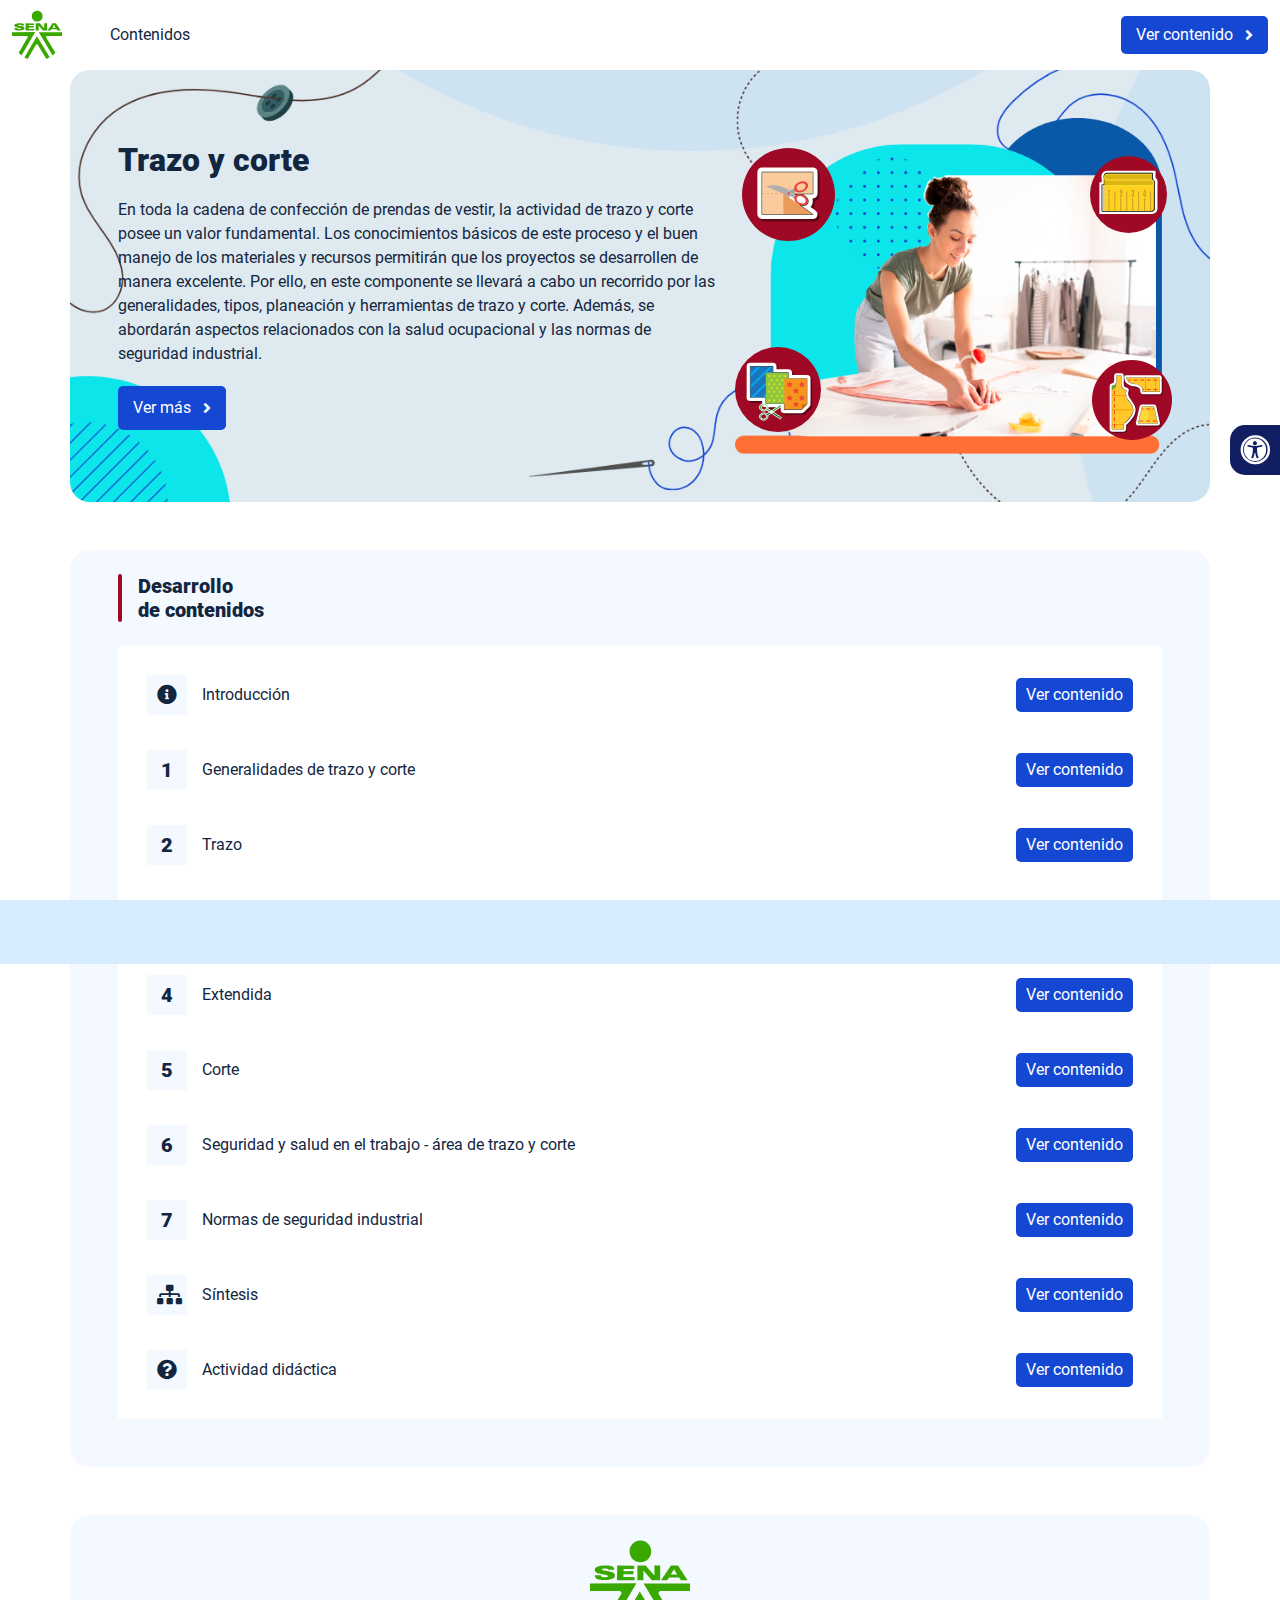
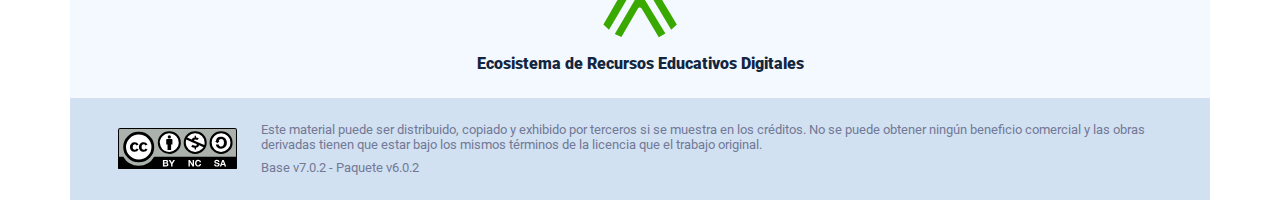
<file: index.html>
<!DOCTYPE html><html lang=""><head><meta charset="utf-8"><meta http-equiv="X-UA-Compatible" content="IE=edge"><meta name="viewport" content="width=device-width,initial-scale=1"><link rel="icon" href="favicon.ico"><title>Trazo y corte</title><link href="css/chunk-110f1f0b.52141945.css" rel="prefetch"><link href="css/chunk-179248a2.52141945.css" rel="prefetch"><link href="css/chunk-2a9fce91.52141945.css" rel="prefetch"><link href="css/chunk-515a8379.895b70e2.css" rel="prefetch"><link href="css/chunk-59974754.e4a642db.css" rel="prefetch"><link href="css/chunk-5d1ce150.52141945.css" rel="prefetch"><link href="css/chunk-60cbc06b.09438581.css" rel="prefetch"><link href="css/chunk-623f2040.52141945.css" rel="prefetch"><link href="css/chunk-6a43ec24.52141945.css" rel="prefetch"><link href="css/chunk-6e1e538a.3ba0a060.css" rel="prefetch"><link href="css/chunk-6e613899.52141945.css" rel="prefetch"><link href="css/chunk-766a929b.14bc26b9.css" rel="prefetch"><link href="css/chunk-7794bb60.52141945.css" rel="prefetch"><link href="css/comple.9d98fb64.css" rel="prefetch"><link href="css/creditos.51dcd365.css" rel="prefetch"><link href="css/glosario.e3b30e85.css" rel="prefetch"><link href="css/referencias.209f54ba.css" rel="prefetch"><link href="js/actividad.3dbad0ab.js" rel="prefetch"><link href="js/chunk-0206bfa0.db848401.js" rel="prefetch"><link href="js/chunk-110f1f0b.61a4ed11.js" rel="prefetch"><link href="js/chunk-13a6037e.0dbe5c65.js" rel="prefetch"><link href="js/chunk-179248a2.d6cf2861.js" rel="prefetch"><link href="js/chunk-18f95272.9d8cf629.js" rel="prefetch"><link href="js/chunk-2a9fce91.0ecc359b.js" rel="prefetch"><link href="js/chunk-2c06842c.6cae5bfb.js" rel="prefetch"><link href="js/chunk-2d0c5615.75151c9d.js" rel="prefetch"><link href="js/chunk-2d0e96ec.a0992f3a.js" rel="prefetch"><link href="js/chunk-2d208d90.7ca99724.js" rel="prefetch"><link href="js/chunk-2d21d0e2.662065e2.js" rel="prefetch"><link href="js/chunk-2d22c123.3ab92924.js" rel="prefetch"><link href="js/chunk-2e80bb9a.84e37d65.js" rel="prefetch"><link href="js/chunk-319206de.0748c1e6.js" rel="prefetch"><link href="js/chunk-36769079.db07006a.js" rel="prefetch"><link href="js/chunk-4cdd78c0.0277c010.js" rel="prefetch"><link href="js/chunk-515a8379.5df7d778.js" rel="prefetch"><link href="js/chunk-53ccb27e.cc458c56.js" rel="prefetch"><link href="js/chunk-55d286b8.f370762b.js" rel="prefetch"><link href="js/chunk-59974754.12fa6331.js" rel="prefetch"><link href="js/chunk-5d1ce150.6ee84259.js" rel="prefetch"><link href="js/chunk-60cbc06b.c331d9c0.js" rel="prefetch"><link href="js/chunk-623f2040.dfc3159f.js" rel="prefetch"><link href="js/chunk-659152b8.592218b5.js" rel="prefetch"><link href="js/chunk-6a43ec24.c4a1c2ef.js" rel="prefetch"><link href="js/chunk-6e1e538a.0a30a368.js" rel="prefetch"><link href="js/chunk-6e613899.042dd297.js" rel="prefetch"><link href="js/chunk-766a929b.cee86727.js" rel="prefetch"><link href="js/chunk-7794bb60.280b6865.js" rel="prefetch"><link href="js/chunk-c796899c.d7fc5ff3.js" rel="prefetch"><link href="js/chunk-e8a7823a.8074120d.js" rel="prefetch"><link href="js/chunk-fde47172.53c5fbd8.js" rel="prefetch"><link href="js/comple.5d29266c.js" rel="prefetch"><link href="js/creditos.2d37fb69.js" rel="prefetch"><link href="js/glosario.f09e9428.js" rel="prefetch"><link href="js/intro.c92b68d0.js" rel="prefetch"><link href="js/referencias.2a52fdfc.js" rel="prefetch"><link href="js/sintesis.7b81f0fb.js" rel="prefetch"><link href="js/tema1.32874859.js" rel="prefetch"><link href="js/tema2.370fff57.js" rel="prefetch"><link href="js/tema3.a42e86d2.js" rel="prefetch"><link href="js/tema4.26ab8d2b.js" rel="prefetch"><link href="js/tema5.90beb897.js" rel="prefetch"><link href="js/tema6.4797a033.js" rel="prefetch"><link href="js/tema7.27a364dc.js" rel="prefetch"><link href="css/app.88995e05.css" rel="preload" as="style"><link href="css/chunk-vendors.44d6acd8.css" rel="preload" as="style"><link href="js/app.2d3cce2e.js" rel="preload" as="script"><link href="js/chunk-vendors.c90b8ccf.js" rel="preload" as="script"><link href="css/chunk-vendors.44d6acd8.css" rel="stylesheet"><link href="css/app.88995e05.css" rel="stylesheet"></head><body><noscript><strong>We're sorry but Trazo y corte doesn't work properly without JavaScript enabled. Please enable it to continue.</strong></noscript><div id="app"></div><script src="js/chunk-vendors.c90b8ccf.js"></script><script src="js/app.2d3cce2e.js"></script></body></html>
</file>
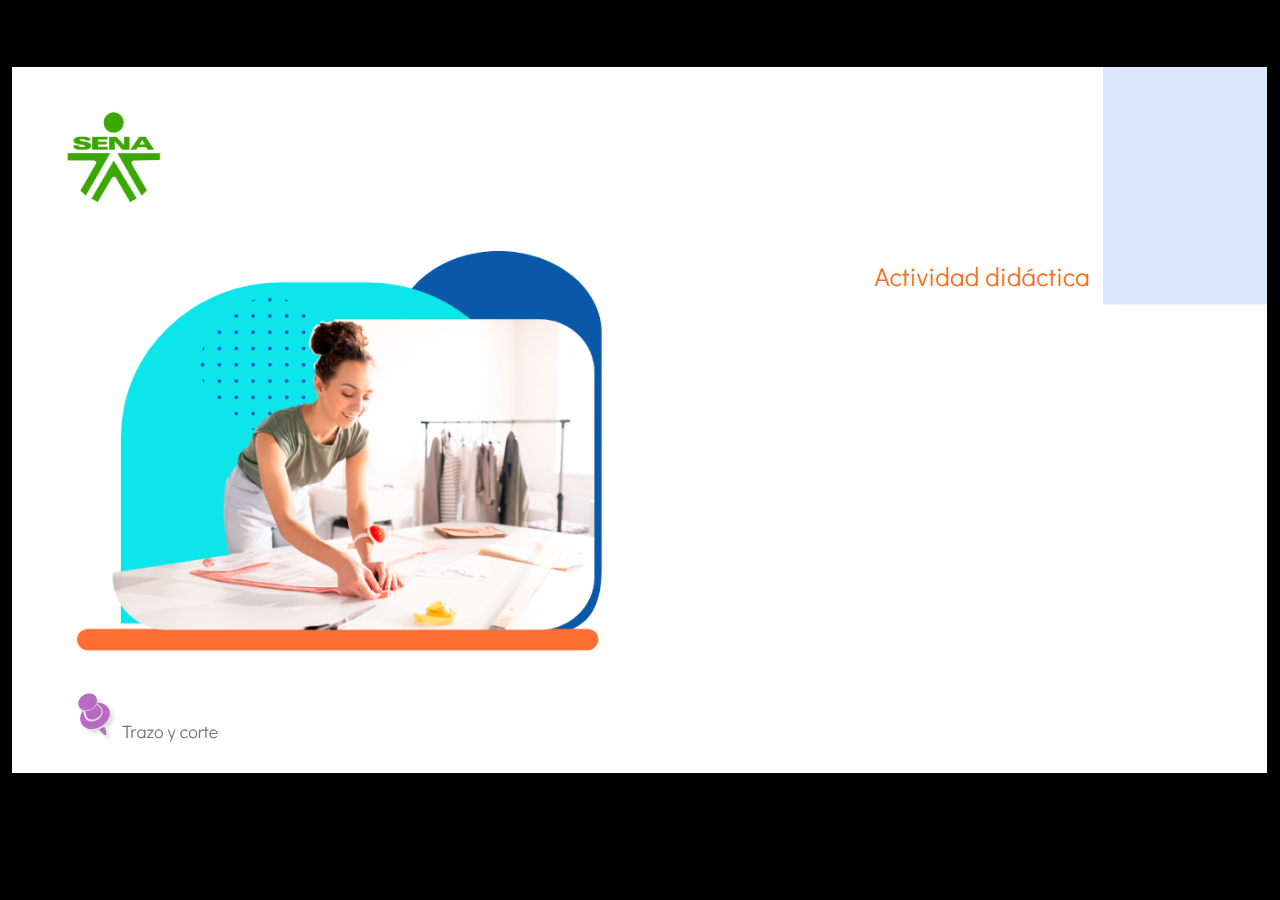
<file: actividades/index.html>
﻿<!doctype html>
<html lang="es">
<head>
  <meta charset="utf-8">
  <!-- Creado con Storyline 360 - http://www.articulate.com  -->
  <!-- version: 3.87.32265.0 -->
  <title>Actividad did&#225;ctica</title>
  <meta http-equiv="x-ua-compatible" content="IE=edge"/>
  <meta name="viewport" content="width=device-width,initial-scale=1,user-scalable=no,shrink-to-fit=no,minimal-ui"/>
  <meta name="apple-mobile-web-app-capable" content="yes"/>
  <style>
    html, body { height: 100%; padding: 0; margin: 0 }
    #app { height: 100%; width: 100%; }
  </style>

  <script>
    window.DS = {};
    window.globals = {
      DATA_PATH_BASE: '',
      HAS_FRAME: true,
      HAS_SLIDE: true,

      lmsPresent: false,
      tinCanPresent: false,
      cmi5Present: false,
      aoSupport: false,
      scale: 'show all',
      captureRc: false,
      browserSize: 'optimal',
      bgColor: '#000000',
      features: 'DropInBase,DropInInteractions,DropInMisc,DropInVectors,DropInVideo,LayerPresentAsDialog,MultipleQuizTracking,UpdatedThemeEditor',
      themeName: 'classic',
      preloaderColor: '#FFFFFF',
      suppressAnalytics: false,
      productChannel: 'stable',
      publishSource: 'storyline',
      aid: 'aid|5304b41d-7af7-4125-b8d1-83eb222823e2',
      cid: '04bfd34e-cd07-4569-9f02-371561cab23e',
      playerVersion: '3.87.32265.0',
      publishTimestamp: '2024-06-05T21:37:16.4704941Z',
      maxIosVideoElements: 10,
      connectionSettings: { mode: 'disabled' },
      hasFeature: function(feature) {
        return this.features.split(',').includes(feature);
      },
      
      parseParams: function(qs) {
        if (window.globals.parsedParams != null) {
          return window.globals.parsedParams;
        }
        qs = (qs || window.location.search.substr(1)).split('+').join(' ');
        var params = {},
            tokens,
            re = /[?&]?([^=]+)=([^&]*)/g;

        while (tokens = re.exec(qs)) {
          params[decodeURIComponent(tokens[1]).trim()] =
            decodeURIComponent(tokens[2]).trim();
        }
        window.globals.parsedParams = params;
        return params;
      }

    };
  </script>
  <script>
    var isIe11 = ('ActiveXObject' in window || window.MSBlobBuilder != null)
      && window.msCrypto != null && !window.ActiveXObject;
    if (isIe11) {
      window.globals.unsupportedBrowser = true;
      document.write(atob('[base64]'));
    }
  </script>

  <script>
    if (window.globals.hasFeature('MultiLanguageSupport')) {
      
      
    }
  </script>

  
  <script>window.THREE = { };</script>
  
</head>
<body style="background: #000000" class="cs-HTML theme-classic">
  <!-- 360 -->
  <script>!function(){var e,i=/iPhone/i,o=/iPod/i,n=/iPad/i,t=/\biOS-universal(?:.+)Mac\b/i,r=/\bAndroid(?:.+)Mobile\b/i,a=/Android/i,d=/(?:SD4930UR|\bSilk(?:.+)Mobile\b)/i,p=/Silk/i,l=/Windows Phone/i,u=/\bWindows(?:.+)ARM\b/i,b=/BlackBerry/i,s=/BB10/i,c=/Opera Mini/i,f=/\b(CriOS|Chrome)(?:.+)Mobile/i,h=/Mobile(?:.+)Firefox\b/i,v=function(e){return void 0!==e&&"MacIntel"===e.platform&&"number"==typeof e.maxTouchPoints&&e.maxTouchPoints>1&&"undefined"==typeof MSStream};e=function(e){var m={userAgent:"",platform:"",maxTouchPoints:0};e||"undefined"==typeof navigator?"string"==typeof e?m.userAgent=e:e&&e.userAgent&&(m={userAgent:e.userAgent,platform:e.platform,maxTouchPoints:e.maxTouchPoints||0}):m={userAgent:navigator.userAgent,platform:navigator.platform,maxTouchPoints:navigator.maxTouchPoints||0};var g=m.userAgent,y=g.split("[FBAN");void 0!==y[1]&&(g=y[0]),void 0!==(y=g.split("Twitter"))[1]&&(g=y[0]);var A=function(e){return function(i){return i.test(e)}}(g),w={apple:{phone:A(i)&&!A(l),ipod:A(o),tablet:!A(i)&&(A(n)||v(m))&&!A(l),universal:A(t),device:(A(i)||A(o)||A(n)||A(t)||v(m))&&!A(l)},amazon:{phone:A(d),tablet:!A(d)&&A(p),device:A(d)||A(p)},android:{phone:!A(l)&&A(d)||!A(l)&&A(r),tablet:!A(l)&&!A(d)&&!A(r)&&(A(p)||A(a)),device:!A(l)&&(A(d)||A(p)||A(r)||A(a))||A(/\bokhttp\b/i)},windows:{phone:A(l),tablet:A(u),device:A(l)||A(u)},other:{blackberry:A(b),blackberry10:A(s),opera:A(c),firefox:A(h),chrome:A(f),device:A(b)||A(s)||A(c)||A(h)||A(f)},any:!1,phone:!1,tablet:!1};return w.any=w.apple.device||w.android.device||w.windows.device||w.other.device,w.phone=w.apple.phone||w.android.phone||w.windows.phone,w.tablet=w.apple.tablet||w.android.tablet||w.windows.tablet,w}(),"object"==typeof exports&&"undefined"!=typeof module?module.exports=e:"function"==typeof define&&define.amd?define((function(){return e})):this.isMobile=e}();
    window.isMobile.apple.tablet = window.isMobile.apple.tablet ||
      (navigator.platform === 'MacIntel' && navigator.maxTouchPoints > 1);
    window.isMobile.apple.device = window.isMobile.apple.device || window.isMobile.apple.tablet;
    window.isMobile.tablet = window.isMobile.tablet || window.isMobile.apple.tablet;
    window.isMobile.any = window.isMobile.any || window.isMobile.apple.tablet;
  </script>

  <div id="focus-sink" tabindex="-1"></div>

  <div id="preso"></div>
  <script>
    (function() {

      var classTypes = [ 'desktop', 'mobile', 'phone', 'tablet' ];

      var addDeviceClasses = function(prefix, testObj) {
        var curr, i;
        for (i = 0; i < classTypes.length; i++) {
          curr = classTypes[i];
          if (testObj[curr]) {
            document.body.classList.add(prefix + curr);
          }
        }
      };

      var params = window.globals.parseParams(),
          isDevicePreview = params.devicepreview === '1',
          isPhoneOverride = params.deviceType === 'phone' || (isDevicePreview && params.phone == '1'),
          isTabletOverride = (params.deviceType === 'tablet' || isDevicePreview) && !isPhoneOverride,
          isMobileOverride = isPhoneOverride || isTabletOverride;

      var deviceView = {
        desktop: !window.isMobile.any && !isMobileOverride,
        mobile: window.isMobile.any || isMobileOverride,
        phone: isPhoneOverride || (window.isMobile.phone && !isTabletOverride),
        tablet: isTabletOverride || window.isMobile.tablet
      };

      window.globals.deviceView = deviceView;
      window.isMobile.desktop = !window.isMobile.any;
      window.isMobile.mobile = window.isMobile.any;

      addDeviceClasses('view-', deviceView);

    })();
  </script>
  
  <script src='story_content/triggers.js' type=text/javascript></script>
<script src='story_content/user.js' type=text/javascript></script>
  <div class="slide-loader"></div>

  <script>
    if (window.globals.deviceView.isMobile) { var doc = document, loader = doc.body.querySelector('.slide-loader'); [ 1, 2, 3 ].forEach(function(n) { var d = doc.createElement('div'); d.style.backgroundColor = window.globals.preloaderColor; d.classList.add('mobile-loader-dot'); d.classList.add('dot' + n); loader.appendChild(d); }); }
  </script>

  <div class="mobile-load-title-overlay" style="display: none">
    <div class="mobile-load-title">Actividad did&#225;ctica</div>
  </div>

  <div class="mobile-chrome-warning"></div>

  
<style>
  .warn-connection-dialog {
    display: none;
    background: transparent;
    pointer-events: all;
    position: fixed;
    left: 0;
    top: 0;
    width: 100%;
    height: 100%;
    z-index: 999;
  }

  .warn-connection-content {
    pointer-events: all;
    border-radius: 4px;
    background: white;
    border: 1px solid #E7E7E7;
    color: #333333;
    box-shadow: 0 2px 4px rgba(0, 0, 0, 0.25);
    transition: all 150ms ease-out;
    position: absolute;
    white-space: nowrap;
  }

  .view-phone.is-landscape .warn-connection-content {
    left: 23px;
    bottom: 23px;
  }

  .view-tablet.is-landscape .warn-connection-content {
    left: 50%;
    top: 20px;
    transform: translateX(-50%);
  }

  .view-mobile.is-portrait .warn-connection-content {
    transform: translate(-50%, calc(-100% - 15px));
  }

  .warn-connection-content p {
    display: inline-block;
    margin: 0 8px 0 0;
    line-height: 33px;
    font-size: 11px;
  }

  .warn-connection-content svg {
    position: relative;
    vertical-align: middle;
    margin: 0 2px 2px 8px;
  }

  .view-desktop .warn-connection-content {
    left: 1.5em;
    bottom: 1.5em;
  }

  .view-desktop .warn-connection-content p {
    font-size: 1.1em;
  }

  .is-offline .warn-connection-dialog {
    display: block;
  }

  .is-offline .cs-panel * {
    pointer-events: none !important;
  }

  .is-offline .cs-panel {
    pointer-events: all !important;
  }

  .is-offline #nav-controls * {
    pointer-events: none !important;
  }

  .is-offline #nav-controls {
    pointer-events: all !important;
  }
</style>

<div class="warn-connection-dialog" role="alertdialog" aria-modal="true" tabindex="0" aria-labelledby="warn-connection-message">
  <div class="warn-connection-content">
    <svg width="17" height="15" viewBox="0 0 17 15" xmlns="http://www.w3.org/2000/svg">
      <path fill="#8F0000" stroke="white" d="M16.07,12.98 L15.88,12.23 L9.51,1.21 C8.97,0.26,7.6,0.26,7.06,1.21 L0.69,12.23 C0.15,13.16,0.81,14.36,1.91,14.36 H14.65 C15.47,14.36,16.05,13.7,16.07,12.98 Z"/>
      <path fill="white" stroke="white" d="M8.58,5.5 C8.35,5.28,8.5,5.35,8.21,5.32 C8.09,5.35,7.97,5.49,7.96,5.67 C7.97,5.79,7.98,5.92,7.98,6.04 L7.98,6.04 C7.99,6.17,8,6.31,8.01,6.43 L8.01,6.44 C8.03,6.92,8.06,7.41,8.09,7.9 L8.09,7.9 C8.12,8.39,8.14,8.88,8.17,9.37 C8.17,9.39,8.18,9.42,8.2,9.44 C8.23,9.46,8.25,9.47,8.28,9.47 C8.31,9.47,8.34,9.46,8.35,9.44 C8.37,9.43,8.38,9.4,8.39,9.35 L8.39,9.34 C8.39,9.24,8.4,9.15,8.4,9.05 L8.4,9.05 C8.41,8.96,8.41,8.86,8.42,8.75 C8.43,8.44,8.45,8.12,8.47,7.81 L8.47,7.81 C8.49,7.49,8.51,7.18,8.53,6.87 C8.55,6.46,8.56,6.05,8.59,5.64 L8.6,5.62 C8.6,5.57,8.59,5.53,8.58,5.5 L8.21,5.32 Z"/>
      <circle fill="white" stroke="white" cx="8.3" cy="11.35" r="0.3"/>
    </svg>
    <p id="warn-connection-message">You are offline. Trying to reconnect...</p>
  </div>
</div>

<script>
  (function() {
    window.DS.connection = {
      warningShown: false,
      assets: {},
      loadingAssetGroup: false,
      retryDelay: 500
    };

    var connectionSettings = window.globals.connectionSettings || {};

    var useConnectionMessages = window.AbortController != null &&
      window.location.protocol != 'file:' &&
      connectionSettings.mode === 'normal';

    window.DS.connection.useConnectionMessages = useConnectionMessages;

    var assetCount = 0;
    var checkLoadedId;


    if (useConnectionMessages && connectionSettings != null) {
      var contentEl = document.querySelector('.warn-connection-content');
      var messageEl = contentEl.querySelector('p');

      if (connectionSettings.useDarkTheme) {
        contentEl.style.borderColor = '#BABBBA';
        contentEl.style.backgroundColor = '#282828';
        contentEl.style.color = '#FFFFFF';
      }

      if (connectionSettings.message != null) {
        messageEl.textContent = window.decodeURIComponent(connectionSettings.message);
      }
    }

    function checkAssetsReady() {
      for (var i in DS.connection.assets) {
        if (!DS.connection.assets[i].success) {
          return false;
        }
      }
      return true;
    }

    function stopAssetGroup() {
      if (!useConnectionMessages) { return; }

      assetCount = 0;

      DS.connection.oldAssetGroup = DS.connection.assets;
      DS.connection.assets = {};
      DS.connection.loadingAssetGroup = false;
      clearInterval(checkLoadedId);
    }

    function startAssetGroup() {
      if (!useConnectionMessages) { return; }
      var ticks = 0;
      clearInterval(checkLoadedId);
      checkLoadedId = setInterval(function() {
        var loaded = 0;
        if (assetCount === 0 && loaded === 0) {
          clearInterval(checkLoadedId);
          return;
        }

        for (var i in DS.connection.assets) {
          if (DS.connection.assets[i].success) {
            loaded++;
          }
        }

        if (assetCount === loaded && checkAssetsReady()) {
          for (var i in DS.connection.assets) {
            if (DS.connection.assets[i].action) {
              DS.connection.assets[i].action();
            }
          }
          hideWarning();
          stopAssetGroup();
        }
      }, 100)
    }

    function requiredAsset(url, action, retry, type) {
      if (!useConnectionMessages) { return; }
      if (DS.connection.assets[url]) { return; }

      DS.connection.assets[url] = {
        success: false, action: action, retry: retry, type: type
      };
      assetCount = Object.keys(DS.connection.assets).length;
      if (!DS.connection.loadingAssetGroup) {
        startAssetGroup();
      }
      DS.connection.loadingAssetGroup = true;
    }

    function assetLoaded(url) {
      if (!useConnectionMessages) { return; }
      if (DS.connection.assets[url]) {
        DS.connection.assets[url].success = true;
      }
    }

    function assetFailed(url) {
      if (!useConnectionMessages) { return; }
      if (!DS.connection.assets[url]) {
        if (/\.js$/.test(url) && url.indexOf('transcripts') === -1) {
          setTimeout(function() {
            if (DS.connection.lastSlideLoaded != null) {
              DS.connection.lastSlideLoaded();
            }
          }, DS.connection.retryDelay);
        }
        return;
      }
      if (!DS.connection.warningShown) { showWarning(); }
      if (DS.connection.assets[url].retry) {
        setTimeout(function() {
          if (!DS.connection.assets[url].success) {
            DS.connection.assets[url].retry()
          }
        }, DS.connection.retryDelay);
      }
    }

    function hideWarning() {
      document.body.classList.remove('is-offline');
      DS.connection.warningShown = false;
      enableKeys();
    }
    DS.connection.hideWarning = hideWarning

    function showWarning(btn) {
      document.body.classList.add('is-offline')
      DS.connection.warningShown = true;
      updateWarningPosition();
      disableKeys();
    }

    function updateWarningPosition() {
      if (!DS.connection.warningShown) {
        return;
      }

      var isPortrait = document.body.classList.contains('is-portrait');
      var isMobile = document.body.classList.contains('view-mobile');
      var warningEl = document.querySelector('.warn-connection-content');

      if (isPortrait && isMobile) {
        var slide = document.querySelector('.primary-slide');
        var slideRect = slide != null
          ? slide.getBoundingClientRect()
          : { top: window.innerHeight, left: 0, width: window.innerWidth };

        warningEl.style.top = `${slideRect.top}px`
        warningEl.style.left = `${slideRect.left + slideRect.width / 2}px`
      } else {
        warningEl.style.top = null;
        warningEl.style.left = null;
      }

      window.requestAnimationFrame(updateWarningPosition);
    }

    function onDisableKeyDown(e) {
      e.preventDefault();
      e.stopImmediatePropagation();
    }

    function onDisableKeyUp(e) {
      e.preventDefault();
      e.stopImmediatePropagation();
    }

    var accStyle = document.createElement('style');
    var warnDialogEl = document.querySelector('.warn-connection-dialog');

    function disableKeys() {
      if (DS.views && DS.views.nsStack && DS.views.nsStack.length === 1) {
        DS.views.nsStack[0].tabReachable = false
        DS.views.nsStack[0].updateTabIndex(true, true);
      }

      accStyle.innerHTML = '.acc-shadow-dom { display: none; }';
      document.body.appendChild(accStyle);

      warnDialogEl.parentNode.append(warnDialogEl);
      warnDialogEl.focus();
    }

    function enableKeys() {
      accStyle.remove();
      if (DS.views && DS.views.nsStack && DS.views.nsStack.length === 1 && DS.views.nsStack[0].name === '_frame') {
        DS.views.nsStack[0].tabReachable = true;
        DS.views.nsStack[0].updateTabIndex();
      }
    }

    // these will all be noops if the feature flag isn't set in
    // the data and `window.globals.features`
    DS.connection.requiredAsset = requiredAsset;
    DS.connection.assetLoaded = assetLoaded;
    DS.connection.assetFailed = assetFailed;
    DS.connection.stopAssetGroup = stopAssetGroup;
    DS.connection.startAssetGroup = startAssetGroup;
  })();
</script>


  <script>
    
    if (window.autoSpider && window.vInterfaceObject) {
      document.querySelector('.mobile-load-title-overlay').style.display = 'none';
    }
  </script>

  

  <link rel="stylesheet" href="html5/data/css/output.min.css" data-noprefix/>
</body>
<script src="html5/lib/scripts/bootstrapper.min.js"></script>
</html>
</file>
<file: css/chunk-110f1f0b.52141945.css>
.actividad[data-v-c4e6906c]{background-color:#f2f2f2}.horizontal-scroll__wrapper[data-v-c4e6906c]{overflow:hidden}.horizontal-scroll[data-v-c4e6906c]{display:flex;transition:transform .5s ease-in-out;align-items:center;flex-wrap:nowrap}.horizontal-scroll[data-v-c4e6906c]:not(.row){width:100%}.horizontal-scroll--item-fw[data-v-c4e6906c]>div{flex-grow:0;flex-shrink:0;width:100%;margin:0!important}
</file>
<file: css/chunk-179248a2.52141945.css>
.actividad[data-v-c4e6906c]{background-color:#f2f2f2}.horizontal-scroll__wrapper[data-v-c4e6906c]{overflow:hidden}.horizontal-scroll[data-v-c4e6906c]{display:flex;transition:transform .5s ease-in-out;align-items:center;flex-wrap:nowrap}.horizontal-scroll[data-v-c4e6906c]:not(.row){width:100%}.horizontal-scroll--item-fw[data-v-c4e6906c]>div{flex-grow:0;flex-shrink:0;width:100%;margin:0!important}
</file>
<file: css/chunk-2a9fce91.52141945.css>
.actividad[data-v-c4e6906c]{background-color:#f2f2f2}.horizontal-scroll__wrapper[data-v-c4e6906c]{overflow:hidden}.horizontal-scroll[data-v-c4e6906c]{display:flex;transition:transform .5s ease-in-out;align-items:center;flex-wrap:nowrap}.horizontal-scroll[data-v-c4e6906c]:not(.row){width:100%}.horizontal-scroll--item-fw[data-v-c4e6906c]>div{flex-grow:0;flex-shrink:0;width:100%;margin:0!important}
</file>
<file: css/chunk-515a8379.895b70e2.css>
.actividad{background-color:#f2f2f2}.banner-interno{position:relative}.banner-interno__fondo{position:absolute;top:0;bottom:-50px;left:0;right:0;background-color:#ff6e33;background-size:cover;background-position:50%}.banner-interno__titulo{display:flex;align-items:center}.banner-interno__titulo__icono{display:block;width:32px;height:32px;border-radius:50%;background-color:#12263f;position:relative}.banner-interno__titulo__icono i{color:#ff6e33;position:absolute;left:50%;top:50%;transform:translate(-50%,-50%)}.banner-interno__titulo h1,.banner-interno__titulo h2,.banner-interno__titulo h3,.banner-interno__titulo h4,.banner-interno__titulo h5,.banner-interno__titulo h6{color:#12263f;line-height:1.1em}
</file>
<file: css/chunk-59974754.e4a642db.css>
.actividad{background-color:#f2f2f2}.aside-menu{position:fixed;top:70px;min-height:calc(100vh - 70px);max-height:calc(100vh - 70px);background-color:#f3f9ff;transition:flex .5s ease-in-out,width .5s ease-in-out;overflow-x:hidden;z-index:100001;width:300px}.aside-menu__black-background{position:fixed;inset:0;top:70px;background:rgba(0,0,0,.8);cursor:pointer}.aside-menu a{color:#111e61}.aside-menu__content{width:300px;display:flex;flex-direction:column;justify-content:space-between;min-height:calc(100vh - 70px);max-height:calc(100vh - 70px);border-right:1px solid #d8ecff;position:absolute;background:#fff}@media (max-height:800px){.aside-menu__content{min-height:800px;max-height:800px;overflow-y:auto}}.aside-menu__header{padding:10px;text-align:center;background-color:#d8ecff}.aside-menu__header h4{margin:0}.aside-menu__menu{overflow-y:auto;flex-grow:1;list-style:none;padding-left:0;margin-bottom:0}.aside-menu__menu__item--active .aside-menu__menu__item__lnk,.aside-menu__menu__item--active .aside-menu__sec-menu__item__lnk{background-color:#d8ecff;font-weight:700}.aside-menu__menu__item--sub-menu:hover,.aside-menu__menu__item:hover,.aside-menu__sec-menu__item:hover{background-color:#d8ecff}.aside-menu__menu__item--sub-menu{padding-left:10px}.aside-menu__menu__item--sub-menu--active .aside-menu__menu__item__lnk,.aside-menu__menu__item--sub-menu--active .aside-menu__sec-menu__item__lnk{background-color:#d8ecff;font-weight:700;position:relative}.aside-menu__menu__item--sub-menu--active .aside-menu__menu__item__lnk:before,.aside-menu__menu__item--sub-menu--active .aside-menu__sec-menu__item__lnk:before{content:"";display:block;position:absolute;left:0;bottom:0;top:0;width:4px;border-radius:2px;background-color:#9f0925}.aside-menu__menu__item__lnk,.aside-menu__sec-menu__item__lnk{display:flex;align-items:center;padding:10px 15px;line-height:1.1em}.aside-menu__menu__item__lnk i,.aside-menu__menu__item__lnk span,.aside-menu__sec-menu__item__lnk i,.aside-menu__sec-menu__item__lnk span{margin-right:10px}.aside-menu__menu__item__lnk i:last-child,.aside-menu__menu__item__lnk span:last-child,.aside-menu__sec-menu__item__lnk i:last-child,.aside-menu__sec-menu__item__lnk span:last-child{margin-right:0}.aside-menu__sec-menu{background-color:#d8ecff;padding:10px 0;flex-shrink:0;margin-bottom:0}.aside-menu__sec-menu__item{padding:10px 15px}.aside-menu__sec-menu__item__lnk{padding:0;border-radius:1em}.aside-menu__sec-menu__item__lnk i{display:block;width:2em;height:2em;padding:.5em 0;text-align:center;background-color:#fff;border-radius:50%}.aside-menu__sec-menu__item__lnk:hover{background-color:#fff}@media (max-width:576px){.aside-menu__sec-menu{padding-bottom:110px}}.main-menu-enter-active{animation:main-menu-open-animation .3s}.main-menu-enter-active .aside-menu__black-background{animation:main-menu-background-animation .3s}.main-menu-leave-active{animation:main-menu-open-animation .3s reverse}.main-menu-leave-active .aside-menu__black-background{animation:main-menu-background-animation .3s reverse}@keyframes main-menu-open-animation{0%{width:0}to{width:300px}}@keyframes main-menu-background-animation{0%{opacity:0}to{opacity:1}}
</file>
<file: css/chunk-5d1ce150.52141945.css>
.actividad[data-v-c4e6906c]{background-color:#f2f2f2}.horizontal-scroll__wrapper[data-v-c4e6906c]{overflow:hidden}.horizontal-scroll[data-v-c4e6906c]{display:flex;transition:transform .5s ease-in-out;align-items:center;flex-wrap:nowrap}.horizontal-scroll[data-v-c4e6906c]:not(.row){width:100%}.horizontal-scroll--item-fw[data-v-c4e6906c]>div{flex-grow:0;flex-shrink:0;width:100%;margin:0!important}
</file>
<file: css/chunk-60cbc06b.09438581.css>
.actividad[data-v-7e5a4120]{background-color:#f2f2f2}.header[data-v-7e5a4120]{position:sticky;top:0;padding-top:10px;padding-bottom:10px;background-color:#fff;z-index:10010;line-height:1.1em}.header__logo[data-v-7e5a4120]{width:50px}@media (max-width:576px){.header__componente-formativo[data-v-7e5a4120]{font-size:.8em}}.header__menu[data-v-7e5a4120]{cursor:pointer}.header__menu span[data-v-7e5a4120]{font-size:.7em;display:block;line-height:1em;text-align:center;color:#111e61}.header__menu__btn[data-v-7e5a4120]{width:30px;height:30px;position:relative;margin-bottom:4px}.header__menu__btn .line-1[data-v-7e5a4120],.header__menu__btn .line-2[data-v-7e5a4120],.header__menu__btn .line-3[data-v-7e5a4120]{height:4px;width:30px;background-color:#111e61;transform-origin:center center;position:absolute;left:0;border-radius:2px}.header__menu__btn .line-1[data-v-7e5a4120]{top:4px;animation:line-1-inactive-data-v-7e5a4120 .5s ease-in-out forwards}.header__menu__btn .line-2[data-v-7e5a4120]{top:13px;animation:line-2-inactive-data-v-7e5a4120 .5s ease-in-out forwards}.header__menu__btn .line-3[data-v-7e5a4120]{top:22px;animation:line-3-inactive-data-v-7e5a4120 .5s ease-in-out forwards}.header__menu__btn[data-v-7e5a4120]:hover{cursor:pointer}.header__menu__btn--open .line-1[data-v-7e5a4120]{animation:line-1-active-data-v-7e5a4120 .5s ease-in-out forwards}.header__menu__btn--open .line-2[data-v-7e5a4120]{animation:line-2-active-data-v-7e5a4120 .5s ease-in-out forwards}.header__menu__btn--open .line-3[data-v-7e5a4120]{animation:line-3-active-data-v-7e5a4120 .5s ease-in-out forwards}@keyframes line-1-active-data-v-7e5a4120{0%{transform:translate(0) rotate(0)}50%{transform:translateY(9px) rotate(0)}to{transform:translateY(9px) rotate(45deg)}}@keyframes line-2-active-data-v-7e5a4120{0%{transform:scale(1)}to{transform:scale(0)}}@keyframes line-3-active-data-v-7e5a4120{0%{transform:translate(0) rotate(0)}50%{transform:translateY(-9px) rotate(0)}to{transform:translateY(-9px) rotate(-45deg)}}@keyframes line-1-inactive-data-v-7e5a4120{0%{transform:translateY(9px) rotate(45deg)}50%{transform:translateY(9px) rotate(0)}to{transform:translate(0) rotate(0)}}@keyframes line-2-inactive-data-v-7e5a4120{0%{transform:scale(0)}to{transform:scale(1)}}@keyframes line-3-inactive-data-v-7e5a4120{0%{transform:translateY(-9px) rotate(-45deg)}50%{transform:translateY(-9px) rotate(0)}to{transform:translate(0) rotate(0)}}
</file>
<file: css/chunk-623f2040.52141945.css>
.actividad[data-v-c4e6906c]{background-color:#f2f2f2}.horizontal-scroll__wrapper[data-v-c4e6906c]{overflow:hidden}.horizontal-scroll[data-v-c4e6906c]{display:flex;transition:transform .5s ease-in-out;align-items:center;flex-wrap:nowrap}.horizontal-scroll[data-v-c4e6906c]:not(.row){width:100%}.horizontal-scroll--item-fw[data-v-c4e6906c]>div{flex-grow:0;flex-shrink:0;width:100%;margin:0!important}
</file>
<file: css/chunk-6a43ec24.52141945.css>
.actividad[data-v-c4e6906c]{background-color:#f2f2f2}.horizontal-scroll__wrapper[data-v-c4e6906c]{overflow:hidden}.horizontal-scroll[data-v-c4e6906c]{display:flex;transition:transform .5s ease-in-out;align-items:center;flex-wrap:nowrap}.horizontal-scroll[data-v-c4e6906c]:not(.row){width:100%}.horizontal-scroll--item-fw[data-v-c4e6906c]>div{flex-grow:0;flex-shrink:0;width:100%;margin:0!important}
</file>
<file: css/chunk-6e1e538a.3ba0a060.css>
.actividad[data-v-4f6b7c58]{background-color:#f2f2f2}.accesibilidad[data-v-4f6b7c58]{position:fixed;right:0;top:50vh;height:50px;background-color:#111e61;border-top-left-radius:15px;border-bottom-left-radius:15px;transform:translateY(-50%) translateX(100%) translateX(-50px);overflow:hidden;transition:transform .3s ease-in-out,height .3s ease-in-out}.accesibilidad[data-v-4f6b7c58]:hover{transform:translateY(-50%) translateX(0);height:12.75rem}.accesibilidad [data-v-4f6b7c58]{color:#fff}.accesibilidad__menu__content .accesibilidad__menu__item[data-v-4f6b7c58]{cursor:pointer}.accesibilidad__menu__content .accesibilidad__menu__item[data-v-4f6b7c58]:hover{background-color:#273685}.accesibilidad__menu__content .accesibilidad__menu__item[data-v-4f6b7c58]:last-child{border:none}.accesibilidad__menu__item[data-v-4f6b7c58]{display:flex;align-items:center;padding:10px;border-bottom:1px solid #273685;line-height:1em;-moz-user-select:none;user-select:none}.accesibilidad__menu i[data-v-4f6b7c58]{font-size:30px;font-style:normal;margin-right:10px;line-height:1em}.accesibilidad__menu img[data-v-4f6b7c58]{width:30px;margin-right:10px}
</file>
<file: css/chunk-6e613899.52141945.css>
.actividad[data-v-c4e6906c]{background-color:#f2f2f2}.horizontal-scroll__wrapper[data-v-c4e6906c]{overflow:hidden}.horizontal-scroll[data-v-c4e6906c]{display:flex;transition:transform .5s ease-in-out;align-items:center;flex-wrap:nowrap}.horizontal-scroll[data-v-c4e6906c]:not(.row){width:100%}.horizontal-scroll--item-fw[data-v-c4e6906c]>div{flex-grow:0;flex-shrink:0;width:100%;margin:0!important}
</file>
<file: css/chunk-766a929b.14bc26b9.css>
.actividad{background-color:#f2f2f2}.barra-avance{display:flex;align-items:center;justify-content:space-between;position:fixed;bottom:0;left:0;width:100%;padding:10px;background-color:#d8ecff;transition:transform .5s ease-in-out;z-index:100000}.barra-avance__barra{margin:0 20px;flex:1;position:relative;max-width:800px}.barra-avance__barra--amarilla,.barra-avance__barra--blanca{height:4px}.barra-avance__barra--amarilla:after,.barra-avance__barra--amarilla:before,.barra-avance__barra--blanca:after,.barra-avance__barra--blanca:before{content:"";display:block;width:10px;height:10px;border-radius:50%;position:absolute;top:50%}.barra-avance__barra--amarilla:before,.barra-avance__barra--blanca:before{left:0;transform:translate(-50%,-50%)}.barra-avance__barra--amarilla:after,.barra-avance__barra--blanca:after{right:0;transform:translate(50%,-50%)}.barra-avance__barra--blanca{background-color:#fff}.barra-avance__barra--blanca:after,.barra-avance__barra--blanca:before{background-color:#fff}.barra-avance__barra--amarilla{position:absolute;width:100%;top:0;background-color:#1448d3}.barra-avance__barra--amarilla:after,.barra-avance__barra--amarilla:before{background-color:#1448d3}.barra-avance__boton--regresar{background-color:#b0c0d2}.barra-avance__boton--regresar span{color:#111e61!important}.barra-avance__boton--disable{opacity:0;pointer-events:none}.barra-avance--open{transform:translateY(0)}.barra-avance--close{transform:translateY(100%)}
</file>
<file: css/chunk-7794bb60.52141945.css>
.actividad[data-v-c4e6906c]{background-color:#f2f2f2}.horizontal-scroll__wrapper[data-v-c4e6906c]{overflow:hidden}.horizontal-scroll[data-v-c4e6906c]{display:flex;transition:transform .5s ease-in-out;align-items:center;flex-wrap:nowrap}.horizontal-scroll[data-v-c4e6906c]:not(.row){width:100%}.horizontal-scroll--item-fw[data-v-c4e6906c]>div{flex-grow:0;flex-shrink:0;width:100%;margin:0!important}
</file>
<file: css/comple.9d98fb64.css>
.banner-interno{position:relative}.banner-interno__fondo{position:absolute;top:0;bottom:-50px;left:0;right:0;background-color:#ff6e33;background-size:cover;background-position:50%}.banner-interno__titulo{display:flex;align-items:center}.banner-interno__titulo__icono{display:block;width:32px;height:32px;border-radius:50%;background-color:#12263f;position:relative}.banner-interno__titulo__icono i{color:#ff6e33;position:absolute;left:50%;top:50%;transform:translate(-50%,-50%)}.banner-interno__titulo h1,.banner-interno__titulo h2,.banner-interno__titulo h3,.banner-interno__titulo h4,.banner-interno__titulo h5,.banner-interno__titulo h6{color:#12263f;line-height:1.1em}.actividad{background-color:#f2f2f2}.complementario__enlaces{display:flex;justify-content:center;flex-wrap:wrap}.complementario__enlaces a{margin:0 5px}.complementario__btn{font-size:1.5em;line-height:1em}table{width:calc(100% - 1px);min-width:800px}table thead{background-color:#d8ecff}table thead th{border-color:#d8ecff}table td,table th{padding:25px 20px;text-align:center}
</file>
<file: css/creditos.51dcd365.css>
.banner-interno{position:relative}.banner-interno__fondo{position:absolute;top:0;bottom:-50px;left:0;right:0;background-color:#ff6e33;background-size:cover;background-position:50%}.banner-interno__titulo{display:flex;align-items:center}.banner-interno__titulo__icono{display:block;width:32px;height:32px;border-radius:50%;background-color:#12263f;position:relative}.banner-interno__titulo__icono i{color:#ff6e33;position:absolute;left:50%;top:50%;transform:translate(-50%,-50%)}.banner-interno__titulo h1,.banner-interno__titulo h2,.banner-interno__titulo h3,.banner-interno__titulo h4,.banner-interno__titulo h5,.banner-interno__titulo h6{color:#12263f;line-height:1.1em}.actividad{background-color:#f2f2f2}.creditos-vista .tarjeta.credito{background-color:#d2e1f1}.creditos{color:#727997;overflow-x:auto}.creditos__item{min-width:490px}.creditos p{line-height:1.3em;margin-bottom:0;color:#727997}.creditos__titulo{font-weight:700;background-color:#d2e1f1;padding:5px 10px;border-top-radius:5px;border-top-left-radius:5px;border-top-right-radius:5px}.creditos table td,.creditos table th{border-color:#d2e1f1}
</file>
<file: css/glosario.e3b30e85.css>
.banner-interno{position:relative}.banner-interno__fondo{position:absolute;top:0;bottom:-50px;left:0;right:0;background-color:#ff6e33;background-size:cover;background-position:50%}.banner-interno__titulo{display:flex;align-items:center}.banner-interno__titulo__icono{display:block;width:32px;height:32px;border-radius:50%;background-color:#12263f;position:relative}.banner-interno__titulo__icono i{color:#ff6e33;position:absolute;left:50%;top:50%;transform:translate(-50%,-50%)}.banner-interno__titulo h1,.banner-interno__titulo h2,.banner-interno__titulo h3,.banner-interno__titulo h4,.banner-interno__titulo h5,.banner-interno__titulo h6{color:#12263f;line-height:1.1em}.actividad{background-color:#f2f2f2}.glosario__letra-item{display:flex}.glosario__letra-item__texto{padding-top:5px}.glosario__letra-item__letra__icono{width:32px;height:32px;position:relative;line-height:1em;border-radius:50%;background-color:#d2e1f1}.glosario__letra-item__letra__icono span{position:absolute;left:50%;top:50%;transform:translate(-50%,-50%);font-size:1.1em;font-weight:900}
</file>
<file: css/referencias.209f54ba.css>
.banner-interno{position:relative}.banner-interno__fondo{position:absolute;top:0;bottom:-50px;left:0;right:0;background-color:#ff6e33;background-size:cover;background-position:50%}.banner-interno__titulo{display:flex;align-items:center}.banner-interno__titulo__icono{display:block;width:32px;height:32px;border-radius:50%;background-color:#12263f;position:relative}.banner-interno__titulo__icono i{color:#ff6e33;position:absolute;left:50%;top:50%;transform:translate(-50%,-50%)}.banner-interno__titulo h1,.banner-interno__titulo h2,.banner-interno__titulo h3,.banner-interno__titulo h4,.banner-interno__titulo h5,.banner-interno__titulo h6{color:#12263f;line-height:1.1em}.actividad{background-color:#f2f2f2}.referencias__item:last-child hr{display:none}.referencias__item a{color:#2196f3;text-decoration:underline;overflow-wrap:break-word}
</file>
<file: css/app.88995e05.css>
*{box-sizing:inherit}:after,:before{box-sizing:inherit}html{height:100%;line-height:1.15;box-sizing:border-box;-webkit-font-smoothing:antialiased;-moz-osx-font-smoothing:grayscale;-webkit-text-size-adjust:100%;-ms-text-size-adjust:100%;text-rendering:optimizeLegibility}a,abbr,acronym,address,applet,article,aside,audio,b,big,blockquote,body,canvas,caption,center,cite,code,dd,del,details,dfn,div,dl,dt,em,embed,fieldset,figcaption,figure,footer,form,h1,h2,h3,h4,h5,h6,header,hgroup,html,i,iframe,img,ins,kbd,label,legend,li,mark,menu,nav,object,ol,output,p,pre,q,ruby,s,samp,section,small,span,strike,strong,sub,summary,sup,table,tbody,td,tfoot,th,thead,time,tr,tt,u,ul,var,video{margin:0;padding:0;border:0;outline:0;background:transparent;vertical-align:baseline}article,aside,details,figcaption,figure,footer,header,main,menu,nav,section,summary{display:block}[hidden],template{display:none}hr{box-sizing:content-box;height:0;border-bottom:1px solid #e8e8e8;border-left:0;border-right:0;border-top:0;margin:1.5em 0;overflow:visible}[hidden]{display:none}a{font-family:Roboto,sans-serif;font-size:1em;font-weight:400;text-decoration:none;color:#12263f;background-color:transparent;transition:all .15s ease-in-out;-webkit-text-decoration-skip:objects}a:active,a:hover{outline-width:0}a:active,a:focus,a:hover{color:#000}[type=button],[type=reset],[type=submit],button{-moz-appearance:none;appearance:none;cursor:pointer;display:inline-block;vertical-align:middle;border:0;border-radius:5px;color:#fff;background-color:#1448d3;font-family:Roboto,sans-serif;font-weight:400;font-size:1em;-webkit-font-smoothing:antialiased;line-height:1em;white-space:nowrap;text-decoration:none;text-transform:none;padding:.75em 1.5em;margin:0;-moz-user-select:none;user-select:none;overflow:visible;transition:background-color .15s ease-in-out}[type=button]:focus,[type=button]:hover,[type=reset]:focus,[type=reset]:hover,[type=submit]:focus,[type=submit]:hover,button:focus,button:hover{background-color:#1448d3;color:#fff}[type=button]:disabled,[type=reset]:disabled,[type=submit]:disabled,button:disabled{cursor:not-allowed;opacity:.5}[type=button]:disabled:hover,[type=reset]:disabled:hover,[type=submit]:disabled:hover,button:disabled:hover{background-color:#1448d3}input,select,textarea{margin:0;display:block;font-family:Roboto,sans-serif;font-size:16px}input{overflow:visible}[type=color],[type=date],[type=datetime-local],[type=datetime],[type=email],[type=month],[type=number],[type=password],[type=search],[type=tel],[type=text],[type=time],[type=url],[type=week],input:not([type]),select,select[multiple],textarea{background-color:#fff;border:1px solid #e8e8e8;border-radius:5px;box-shadow:inset 0 1px 3px rgba(0,0,0,.06);box-sizing:inherit;margin-bottom:.75em;padding:.5em;transition:border-color .15s ease-in-out;width:100%}[type=color]:hover,[type=date]:hover,[type=datetime-local]:hover,[type=datetime]:hover,[type=email]:hover,[type=month]:hover,[type=number]:hover,[type=password]:hover,[type=search]:hover,[type=tel]:hover,[type=text]:hover,[type=time]:hover,[type=url]:hover,[type=week]:hover,input:not([type]):hover,select:hover,select[multiple]:hover,textarea:hover{border-color:shade(#e8e8e8,20%)}[type=color]:focus,[type=date]:focus,[type=datetime-local]:focus,[type=datetime]:focus,[type=email]:focus,[type=month]:focus,[type=number]:focus,[type=password]:focus,[type=search]:focus,[type=tel]:focus,[type=text]:focus,[type=time]:focus,[type=url]:focus,[type=week]:focus,input:not([type]):focus,select:focus,select[multiple]:focus,textarea:focus{border-color:#9f0925;box-shadow:inset 0 1px 3px rgba(0,0,0,.06),0 0 5px rgba(255,92,26,.7);outline:none}[type=color]:disabled,[type=date]:disabled,[type=datetime-local]:disabled,[type=datetime]:disabled,[type=email]:disabled,[type=month]:disabled,[type=number]:disabled,[type=password]:disabled,[type=search]:disabled,[type=tel]:disabled,[type=text]:disabled,[type=time]:disabled,[type=url]:disabled,[type=week]:disabled,input:not([type]):disabled,select:disabled,select[multiple]:disabled,textarea:disabled{background-color:shade(#fff,5%);cursor:not-allowed}[type=color]:disabled:hover,[type=date]:disabled:hover,[type=datetime-local]:disabled:hover,[type=datetime]:disabled:hover,[type=email]:disabled:hover,[type=month]:disabled:hover,[type=number]:disabled:hover,[type=password]:disabled:hover,[type=search]:disabled:hover,[type=tel]:disabled:hover,[type=text]:disabled:hover,[type=time]:disabled:hover,[type=url]:disabled:hover,[type=week]:disabled:hover,input:not([type]):disabled:hover,select:disabled:hover,select[multiple]:disabled:hover,textarea:disabled:hover{border:1px solid #e8e8e8}select{text-transform:none;max-width:100%;border-radius:5px}::-webkit-file-upload-button{background-color:#1448d3;border:none;cursor:pointer;color:#fff;border-radius:5px;padding:.75em 1.5em}::-webkit-file-upload-button:hover{background-color:#1448d3}optgroup{font-weight:700}fieldset{border:1px solid #e8e8e8;background-color:transparent;padding:1.5em;-webkit-margin-start:0;-webkit-margin-end:0;-webkit-padding-before:1.5em;-webkit-padding-start:1.5em;-webkit-padding-end:1.5em;-webkit-padding-after:1.5em}legend{box-sizing:border-box;color:inherit;display:table;max-width:100%;padding:0;white-space:normal;font-weight:600;-webkit-padding-start:0;-webkit-padding-end:0}label,legend{margin-bottom:.375em}label{display:block;font-size:1em;font-family:Roboto,sans-serif;font-weight:900}textarea{overflow:auto;resize:vertical}[type=checkbox],[type=radio]{box-sizing:border-box;padding:0;display:inline;margin-right:.375em}[type=number]::-webkit-inner-spin-button,[type=number]::-webkit-outer-spin-button{height:auto}[type=search]{-webkit-appearance:textfield;outline-offset:-2px}[type=search]::-webkit-search-cancel-button,[type=search]::-webkit-search-decoration{-webkit-appearance:none;-moz-appearance:none}::-moz-placeholder{color:#999}::placeholder{color:#999}::-webkit-file-upload-button{-webkit-appearance:button;-moz-appearance:button;font:inherit}[type=file]{margin-bottom:.75em;width:100%}[type=button],[type=reset],[type=submit],button{-webkit-appearance:button}[type=button]::-moz-focus-inner,[type=reset]::-moz-focus-inner,[type=submit]::-moz-focus-inner,button::-moz-focus-inner{border-style:none;padding:0}[type=button]:-moz-focusring,[type=reset]:-moz-focusring,[type=submit]:-moz-focusring,button:-moz-focusring{outline:1px dotted ButtonText}progress{vertical-align:baseline}ol,ul{list-style:none;margin-bottom:1em}dt{font-weight:700}figure,img,picture,svg{margin:0;width:100%;max-width:100%}figcaption{display:block;background-color:#e8e8e8;padding:.75em 1.5em;font-size:.8em;font-weight:700}img,svg{display:block;border-style:none}svg:not(:root){overflow:hidden}audio,canvas,progress,video{display:inline-block}audio:not([controls]){display:none;height:0}template{display:none}table{border-collapse:collapse;border-spacing:0;table-layout:fixed;width:100%}td,th,tr{vertical-align:middle}td,th{border:1px solid #e8e8e8;padding:.75em}th{font-size:.875em;line-height:1.2}td{line-height:1.5}body{font-size:16px;font-weight:400;line-height:1.5}body,h1,h2,h3,h4,h5,h6{color:#12263f;font-family:Roboto,sans-serif}h1,h2,h3,h4,h5,h6{font-weight:900;line-height:1.2;margin:0 0 .75em}h1{font-size:2em}h2{font-size:1.5em}h3{font-size:1.25em}h4{font-size:1.125em}h5{font-size:1em}h6{font-size:.875em}p{font-family:Roboto,sans-serif;font-size:1em;font-weight:400;line-height:1.5;color:#12263f;margin-bottom:1em}b,strong{font-weight:700}dfn,em,i{font-style:italic}br{line-height:2em}u{text-decoration:underline}code,kbd,pre,samp{color:#727997;font-family:Lucida Console,Courier New,monospace;font-size:1em}sub,sup{font-size:75%;line-height:0;position:relative;vertical-align:baseline}sub{bottom:-.25em}sup{top:-.5em}small{font-size:80%}mark{background-color:#ffeb3b;color:#000}abbr[title]{border-bottom:none;text-decoration:underline;text-decoration:underline dotted}blockquote,q{quotes:none}::selection{background:#2196f3!important;color:#fff!important;text-shadow:none}::-moz-selection{background:#2196f3!important;color:#fff!important;text-shadow:none}img::selection{background:transparent}img::-moz-selection{background:transparent}body{-webkit-tap-highlight-color:#2196F3!important}details,menu{display:block}summary{display:list-item}@media print{*{background:transparent!important;color:#000!important;box-shadow:none!important;text-shadow:none!important}:after,:before,:first-letter,:first-line{background:transparent!important;color:#000!important;box-shadow:none!important;text-shadow:none!important}a,a:visited{text-decoration:underline}a[href]:after{content:" (" attr(href) ")"}a abbr[title]:after{content:" (" attr(title) ")"}a[href^="#"]:after,a[href^="javascript:"]:after{content:""}blockquote,pre{border:1px solid #999;page-break-inside:avoid}thead{display:table-header-group}img,tr{page-break-inside:avoid}img{max-width:100%!important}h2,h3,p{orphans:3;widows:3}h2,h3{page-break-after:avoid}}[data-aos][data-aos][data-aos-duration="50"],body[data-aos-duration="50"] [data-aos]{transition-duration:50ms}[data-aos][data-aos][data-aos-delay="50"],body[data-aos-delay="50"] [data-aos]{transition-delay:0s}[data-aos][data-aos][data-aos-delay="50"].aos-animate,body[data-aos-delay="50"] [data-aos].aos-animate{transition-delay:50ms}[data-aos][data-aos][data-aos-duration="100"],body[data-aos-duration="100"] [data-aos]{transition-duration:.1s}[data-aos][data-aos][data-aos-delay="100"],body[data-aos-delay="100"] [data-aos]{transition-delay:0s}[data-aos][data-aos][data-aos-delay="100"].aos-animate,body[data-aos-delay="100"] [data-aos].aos-animate{transition-delay:.1s}[data-aos][data-aos][data-aos-duration="150"],body[data-aos-duration="150"] [data-aos]{transition-duration:.15s}[data-aos][data-aos][data-aos-delay="150"],body[data-aos-delay="150"] [data-aos]{transition-delay:0s}[data-aos][data-aos][data-aos-delay="150"].aos-animate,body[data-aos-delay="150"] [data-aos].aos-animate{transition-delay:.15s}[data-aos][data-aos][data-aos-duration="200"],body[data-aos-duration="200"] [data-aos]{transition-duration:.2s}[data-aos][data-aos][data-aos-delay="200"],body[data-aos-delay="200"] [data-aos]{transition-delay:0s}[data-aos][data-aos][data-aos-delay="200"].aos-animate,body[data-aos-delay="200"] [data-aos].aos-animate{transition-delay:.2s}[data-aos][data-aos][data-aos-duration="250"],body[data-aos-duration="250"] [data-aos]{transition-duration:.25s}[data-aos][data-aos][data-aos-delay="250"],body[data-aos-delay="250"] [data-aos]{transition-delay:0s}[data-aos][data-aos][data-aos-delay="250"].aos-animate,body[data-aos-delay="250"] [data-aos].aos-animate{transition-delay:.25s}[data-aos][data-aos][data-aos-duration="300"],body[data-aos-duration="300"] [data-aos]{transition-duration:.3s}[data-aos][data-aos][data-aos-delay="300"],body[data-aos-delay="300"] [data-aos]{transition-delay:0s}[data-aos][data-aos][data-aos-delay="300"].aos-animate,body[data-aos-delay="300"] [data-aos].aos-animate{transition-delay:.3s}[data-aos][data-aos][data-aos-duration="350"],body[data-aos-duration="350"] [data-aos]{transition-duration:.35s}[data-aos][data-aos][data-aos-delay="350"],body[data-aos-delay="350"] [data-aos]{transition-delay:0s}[data-aos][data-aos][data-aos-delay="350"].aos-animate,body[data-aos-delay="350"] [data-aos].aos-animate{transition-delay:.35s}[data-aos][data-aos][data-aos-duration="400"],body[data-aos-duration="400"] [data-aos]{transition-duration:.4s}[data-aos][data-aos][data-aos-delay="400"],body[data-aos-delay="400"] [data-aos]{transition-delay:0s}[data-aos][data-aos][data-aos-delay="400"].aos-animate,body[data-aos-delay="400"] [data-aos].aos-animate{transition-delay:.4s}[data-aos][data-aos][data-aos-duration="450"],body[data-aos-duration="450"] [data-aos]{transition-duration:.45s}[data-aos][data-aos][data-aos-delay="450"],body[data-aos-delay="450"] [data-aos]{transition-delay:0s}[data-aos][data-aos][data-aos-delay="450"].aos-animate,body[data-aos-delay="450"] [data-aos].aos-animate{transition-delay:.45s}[data-aos][data-aos][data-aos-duration="500"],body[data-aos-duration="500"] [data-aos]{transition-duration:.5s}[data-aos][data-aos][data-aos-delay="500"],body[data-aos-delay="500"] [data-aos]{transition-delay:0s}[data-aos][data-aos][data-aos-delay="500"].aos-animate,body[data-aos-delay="500"] [data-aos].aos-animate{transition-delay:.5s}[data-aos][data-aos][data-aos-duration="550"],body[data-aos-duration="550"] [data-aos]{transition-duration:.55s}[data-aos][data-aos][data-aos-delay="550"],body[data-aos-delay="550"] [data-aos]{transition-delay:0s}[data-aos][data-aos][data-aos-delay="550"].aos-animate,body[data-aos-delay="550"] [data-aos].aos-animate{transition-delay:.55s}[data-aos][data-aos][data-aos-duration="600"],body[data-aos-duration="600"] [data-aos]{transition-duration:.6s}[data-aos][data-aos][data-aos-delay="600"],body[data-aos-delay="600"] [data-aos]{transition-delay:0s}[data-aos][data-aos][data-aos-delay="600"].aos-animate,body[data-aos-delay="600"] [data-aos].aos-animate{transition-delay:.6s}[data-aos][data-aos][data-aos-duration="650"],body[data-aos-duration="650"] [data-aos]{transition-duration:.65s}[data-aos][data-aos][data-aos-delay="650"],body[data-aos-delay="650"] [data-aos]{transition-delay:0s}[data-aos][data-aos][data-aos-delay="650"].aos-animate,body[data-aos-delay="650"] [data-aos].aos-animate{transition-delay:.65s}[data-aos][data-aos][data-aos-duration="700"],body[data-aos-duration="700"] [data-aos]{transition-duration:.7s}[data-aos][data-aos][data-aos-delay="700"],body[data-aos-delay="700"] [data-aos]{transition-delay:0s}[data-aos][data-aos][data-aos-delay="700"].aos-animate,body[data-aos-delay="700"] [data-aos].aos-animate{transition-delay:.7s}[data-aos][data-aos][data-aos-duration="750"],body[data-aos-duration="750"] [data-aos]{transition-duration:.75s}[data-aos][data-aos][data-aos-delay="750"],body[data-aos-delay="750"] [data-aos]{transition-delay:0s}[data-aos][data-aos][data-aos-delay="750"].aos-animate,body[data-aos-delay="750"] [data-aos].aos-animate{transition-delay:.75s}[data-aos][data-aos][data-aos-duration="800"],body[data-aos-duration="800"] [data-aos]{transition-duration:.8s}[data-aos][data-aos][data-aos-delay="800"],body[data-aos-delay="800"] [data-aos]{transition-delay:0s}[data-aos][data-aos][data-aos-delay="800"].aos-animate,body[data-aos-delay="800"] [data-aos].aos-animate{transition-delay:.8s}[data-aos][data-aos][data-aos-duration="850"],body[data-aos-duration="850"] [data-aos]{transition-duration:.85s}[data-aos][data-aos][data-aos-delay="850"],body[data-aos-delay="850"] [data-aos]{transition-delay:0s}[data-aos][data-aos][data-aos-delay="850"].aos-animate,body[data-aos-delay="850"] [data-aos].aos-animate{transition-delay:.85s}[data-aos][data-aos][data-aos-duration="900"],body[data-aos-duration="900"] [data-aos]{transition-duration:.9s}[data-aos][data-aos][data-aos-delay="900"],body[data-aos-delay="900"] [data-aos]{transition-delay:0s}[data-aos][data-aos][data-aos-delay="900"].aos-animate,body[data-aos-delay="900"] [data-aos].aos-animate{transition-delay:.9s}[data-aos][data-aos][data-aos-duration="950"],body[data-aos-duration="950"] [data-aos]{transition-duration:.95s}[data-aos][data-aos][data-aos-delay="950"],body[data-aos-delay="950"] [data-aos]{transition-delay:0s}[data-aos][data-aos][data-aos-delay="950"].aos-animate,body[data-aos-delay="950"] [data-aos].aos-animate{transition-delay:.95s}[data-aos][data-aos][data-aos-duration="1000"],body[data-aos-duration="1000"] [data-aos]{transition-duration:1s}[data-aos][data-aos][data-aos-delay="1000"],body[data-aos-delay="1000"] [data-aos]{transition-delay:0s}[data-aos][data-aos][data-aos-delay="1000"].aos-animate,body[data-aos-delay="1000"] [data-aos].aos-animate{transition-delay:1s}[data-aos][data-aos][data-aos-duration="1050"],body[data-aos-duration="1050"] [data-aos]{transition-duration:1.05s}[data-aos][data-aos][data-aos-delay="1050"],body[data-aos-delay="1050"] [data-aos]{transition-delay:0s}[data-aos][data-aos][data-aos-delay="1050"].aos-animate,body[data-aos-delay="1050"] [data-aos].aos-animate{transition-delay:1.05s}[data-aos][data-aos][data-aos-duration="1100"],body[data-aos-duration="1100"] [data-aos]{transition-duration:1.1s}[data-aos][data-aos][data-aos-delay="1100"],body[data-aos-delay="1100"] [data-aos]{transition-delay:0s}[data-aos][data-aos][data-aos-delay="1100"].aos-animate,body[data-aos-delay="1100"] [data-aos].aos-animate{transition-delay:1.1s}[data-aos][data-aos][data-aos-duration="1150"],body[data-aos-duration="1150"] [data-aos]{transition-duration:1.15s}[data-aos][data-aos][data-aos-delay="1150"],body[data-aos-delay="1150"] [data-aos]{transition-delay:0s}[data-aos][data-aos][data-aos-delay="1150"].aos-animate,body[data-aos-delay="1150"] [data-aos].aos-animate{transition-delay:1.15s}[data-aos][data-aos][data-aos-duration="1200"],body[data-aos-duration="1200"] [data-aos]{transition-duration:1.2s}[data-aos][data-aos][data-aos-delay="1200"],body[data-aos-delay="1200"] [data-aos]{transition-delay:0s}[data-aos][data-aos][data-aos-delay="1200"].aos-animate,body[data-aos-delay="1200"] [data-aos].aos-animate{transition-delay:1.2s}[data-aos][data-aos][data-aos-duration="1250"],body[data-aos-duration="1250"] [data-aos]{transition-duration:1.25s}[data-aos][data-aos][data-aos-delay="1250"],body[data-aos-delay="1250"] [data-aos]{transition-delay:0s}[data-aos][data-aos][data-aos-delay="1250"].aos-animate,body[data-aos-delay="1250"] [data-aos].aos-animate{transition-delay:1.25s}[data-aos][data-aos][data-aos-duration="1300"],body[data-aos-duration="1300"] [data-aos]{transition-duration:1.3s}[data-aos][data-aos][data-aos-delay="1300"],body[data-aos-delay="1300"] [data-aos]{transition-delay:0s}[data-aos][data-aos][data-aos-delay="1300"].aos-animate,body[data-aos-delay="1300"] [data-aos].aos-animate{transition-delay:1.3s}[data-aos][data-aos][data-aos-duration="1350"],body[data-aos-duration="1350"] [data-aos]{transition-duration:1.35s}[data-aos][data-aos][data-aos-delay="1350"],body[data-aos-delay="1350"] [data-aos]{transition-delay:0s}[data-aos][data-aos][data-aos-delay="1350"].aos-animate,body[data-aos-delay="1350"] [data-aos].aos-animate{transition-delay:1.35s}[data-aos][data-aos][data-aos-duration="1400"],body[data-aos-duration="1400"] [data-aos]{transition-duration:1.4s}[data-aos][data-aos][data-aos-delay="1400"],body[data-aos-delay="1400"] [data-aos]{transition-delay:0s}[data-aos][data-aos][data-aos-delay="1400"].aos-animate,body[data-aos-delay="1400"] [data-aos].aos-animate{transition-delay:1.4s}[data-aos][data-aos][data-aos-duration="1450"],body[data-aos-duration="1450"] [data-aos]{transition-duration:1.45s}[data-aos][data-aos][data-aos-delay="1450"],body[data-aos-delay="1450"] [data-aos]{transition-delay:0s}[data-aos][data-aos][data-aos-delay="1450"].aos-animate,body[data-aos-delay="1450"] [data-aos].aos-animate{transition-delay:1.45s}[data-aos][data-aos][data-aos-duration="1500"],body[data-aos-duration="1500"] [data-aos]{transition-duration:1.5s}[data-aos][data-aos][data-aos-delay="1500"],body[data-aos-delay="1500"] [data-aos]{transition-delay:0s}[data-aos][data-aos][data-aos-delay="1500"].aos-animate,body[data-aos-delay="1500"] [data-aos].aos-animate{transition-delay:1.5s}[data-aos][data-aos][data-aos-duration="1550"],body[data-aos-duration="1550"] [data-aos]{transition-duration:1.55s}[data-aos][data-aos][data-aos-delay="1550"],body[data-aos-delay="1550"] [data-aos]{transition-delay:0s}[data-aos][data-aos][data-aos-delay="1550"].aos-animate,body[data-aos-delay="1550"] [data-aos].aos-animate{transition-delay:1.55s}[data-aos][data-aos][data-aos-duration="1600"],body[data-aos-duration="1600"] [data-aos]{transition-duration:1.6s}[data-aos][data-aos][data-aos-delay="1600"],body[data-aos-delay="1600"] [data-aos]{transition-delay:0s}[data-aos][data-aos][data-aos-delay="1600"].aos-animate,body[data-aos-delay="1600"] [data-aos].aos-animate{transition-delay:1.6s}[data-aos][data-aos][data-aos-duration="1650"],body[data-aos-duration="1650"] [data-aos]{transition-duration:1.65s}[data-aos][data-aos][data-aos-delay="1650"],body[data-aos-delay="1650"] [data-aos]{transition-delay:0s}[data-aos][data-aos][data-aos-delay="1650"].aos-animate,body[data-aos-delay="1650"] [data-aos].aos-animate{transition-delay:1.65s}[data-aos][data-aos][data-aos-duration="1700"],body[data-aos-duration="1700"] [data-aos]{transition-duration:1.7s}[data-aos][data-aos][data-aos-delay="1700"],body[data-aos-delay="1700"] [data-aos]{transition-delay:0s}[data-aos][data-aos][data-aos-delay="1700"].aos-animate,body[data-aos-delay="1700"] [data-aos].aos-animate{transition-delay:1.7s}[data-aos][data-aos][data-aos-duration="1750"],body[data-aos-duration="1750"] [data-aos]{transition-duration:1.75s}[data-aos][data-aos][data-aos-delay="1750"],body[data-aos-delay="1750"] [data-aos]{transition-delay:0s}[data-aos][data-aos][data-aos-delay="1750"].aos-animate,body[data-aos-delay="1750"] [data-aos].aos-animate{transition-delay:1.75s}[data-aos][data-aos][data-aos-duration="1800"],body[data-aos-duration="1800"] [data-aos]{transition-duration:1.8s}[data-aos][data-aos][data-aos-delay="1800"],body[data-aos-delay="1800"] [data-aos]{transition-delay:0s}[data-aos][data-aos][data-aos-delay="1800"].aos-animate,body[data-aos-delay="1800"] [data-aos].aos-animate{transition-delay:1.8s}[data-aos][data-aos][data-aos-duration="1850"],body[data-aos-duration="1850"] [data-aos]{transition-duration:1.85s}[data-aos][data-aos][data-aos-delay="1850"],body[data-aos-delay="1850"] [data-aos]{transition-delay:0s}[data-aos][data-aos][data-aos-delay="1850"].aos-animate,body[data-aos-delay="1850"] [data-aos].aos-animate{transition-delay:1.85s}[data-aos][data-aos][data-aos-duration="1900"],body[data-aos-duration="1900"] [data-aos]{transition-duration:1.9s}[data-aos][data-aos][data-aos-delay="1900"],body[data-aos-delay="1900"] [data-aos]{transition-delay:0s}[data-aos][data-aos][data-aos-delay="1900"].aos-animate,body[data-aos-delay="1900"] [data-aos].aos-animate{transition-delay:1.9s}[data-aos][data-aos][data-aos-duration="1950"],body[data-aos-duration="1950"] [data-aos]{transition-duration:1.95s}[data-aos][data-aos][data-aos-delay="1950"],body[data-aos-delay="1950"] [data-aos]{transition-delay:0s}[data-aos][data-aos][data-aos-delay="1950"].aos-animate,body[data-aos-delay="1950"] [data-aos].aos-animate{transition-delay:1.95s}[data-aos][data-aos][data-aos-duration="2000"],body[data-aos-duration="2000"] [data-aos]{transition-duration:2s}[data-aos][data-aos][data-aos-delay="2000"],body[data-aos-delay="2000"] [data-aos]{transition-delay:0s}[data-aos][data-aos][data-aos-delay="2000"].aos-animate,body[data-aos-delay="2000"] [data-aos].aos-animate{transition-delay:2s}[data-aos][data-aos][data-aos-duration="2050"],body[data-aos-duration="2050"] [data-aos]{transition-duration:2.05s}[data-aos][data-aos][data-aos-delay="2050"],body[data-aos-delay="2050"] [data-aos]{transition-delay:0s}[data-aos][data-aos][data-aos-delay="2050"].aos-animate,body[data-aos-delay="2050"] [data-aos].aos-animate{transition-delay:2.05s}[data-aos][data-aos][data-aos-duration="2100"],body[data-aos-duration="2100"] [data-aos]{transition-duration:2.1s}[data-aos][data-aos][data-aos-delay="2100"],body[data-aos-delay="2100"] [data-aos]{transition-delay:0s}[data-aos][data-aos][data-aos-delay="2100"].aos-animate,body[data-aos-delay="2100"] [data-aos].aos-animate{transition-delay:2.1s}[data-aos][data-aos][data-aos-duration="2150"],body[data-aos-duration="2150"] [data-aos]{transition-duration:2.15s}[data-aos][data-aos][data-aos-delay="2150"],body[data-aos-delay="2150"] [data-aos]{transition-delay:0s}[data-aos][data-aos][data-aos-delay="2150"].aos-animate,body[data-aos-delay="2150"] [data-aos].aos-animate{transition-delay:2.15s}[data-aos][data-aos][data-aos-duration="2200"],body[data-aos-duration="2200"] [data-aos]{transition-duration:2.2s}[data-aos][data-aos][data-aos-delay="2200"],body[data-aos-delay="2200"] [data-aos]{transition-delay:0s}[data-aos][data-aos][data-aos-delay="2200"].aos-animate,body[data-aos-delay="2200"] [data-aos].aos-animate{transition-delay:2.2s}[data-aos][data-aos][data-aos-duration="2250"],body[data-aos-duration="2250"] [data-aos]{transition-duration:2.25s}[data-aos][data-aos][data-aos-delay="2250"],body[data-aos-delay="2250"] [data-aos]{transition-delay:0s}[data-aos][data-aos][data-aos-delay="2250"].aos-animate,body[data-aos-delay="2250"] [data-aos].aos-animate{transition-delay:2.25s}[data-aos][data-aos][data-aos-duration="2300"],body[data-aos-duration="2300"] [data-aos]{transition-duration:2.3s}[data-aos][data-aos][data-aos-delay="2300"],body[data-aos-delay="2300"] [data-aos]{transition-delay:0s}[data-aos][data-aos][data-aos-delay="2300"].aos-animate,body[data-aos-delay="2300"] [data-aos].aos-animate{transition-delay:2.3s}[data-aos][data-aos][data-aos-duration="2350"],body[data-aos-duration="2350"] [data-aos]{transition-duration:2.35s}[data-aos][data-aos][data-aos-delay="2350"],body[data-aos-delay="2350"] [data-aos]{transition-delay:0s}[data-aos][data-aos][data-aos-delay="2350"].aos-animate,body[data-aos-delay="2350"] [data-aos].aos-animate{transition-delay:2.35s}[data-aos][data-aos][data-aos-duration="2400"],body[data-aos-duration="2400"] [data-aos]{transition-duration:2.4s}[data-aos][data-aos][data-aos-delay="2400"],body[data-aos-delay="2400"] [data-aos]{transition-delay:0s}[data-aos][data-aos][data-aos-delay="2400"].aos-animate,body[data-aos-delay="2400"] [data-aos].aos-animate{transition-delay:2.4s}[data-aos][data-aos][data-aos-duration="2450"],body[data-aos-duration="2450"] [data-aos]{transition-duration:2.45s}[data-aos][data-aos][data-aos-delay="2450"],body[data-aos-delay="2450"] [data-aos]{transition-delay:0s}[data-aos][data-aos][data-aos-delay="2450"].aos-animate,body[data-aos-delay="2450"] [data-aos].aos-animate{transition-delay:2.45s}[data-aos][data-aos][data-aos-duration="2500"],body[data-aos-duration="2500"] [data-aos]{transition-duration:2.5s}[data-aos][data-aos][data-aos-delay="2500"],body[data-aos-delay="2500"] [data-aos]{transition-delay:0s}[data-aos][data-aos][data-aos-delay="2500"].aos-animate,body[data-aos-delay="2500"] [data-aos].aos-animate{transition-delay:2.5s}[data-aos][data-aos][data-aos-duration="2550"],body[data-aos-duration="2550"] [data-aos]{transition-duration:2.55s}[data-aos][data-aos][data-aos-delay="2550"],body[data-aos-delay="2550"] [data-aos]{transition-delay:0s}[data-aos][data-aos][data-aos-delay="2550"].aos-animate,body[data-aos-delay="2550"] [data-aos].aos-animate{transition-delay:2.55s}[data-aos][data-aos][data-aos-duration="2600"],body[data-aos-duration="2600"] [data-aos]{transition-duration:2.6s}[data-aos][data-aos][data-aos-delay="2600"],body[data-aos-delay="2600"] [data-aos]{transition-delay:0s}[data-aos][data-aos][data-aos-delay="2600"].aos-animate,body[data-aos-delay="2600"] [data-aos].aos-animate{transition-delay:2.6s}[data-aos][data-aos][data-aos-duration="2650"],body[data-aos-duration="2650"] [data-aos]{transition-duration:2.65s}[data-aos][data-aos][data-aos-delay="2650"],body[data-aos-delay="2650"] [data-aos]{transition-delay:0s}[data-aos][data-aos][data-aos-delay="2650"].aos-animate,body[data-aos-delay="2650"] [data-aos].aos-animate{transition-delay:2.65s}[data-aos][data-aos][data-aos-duration="2700"],body[data-aos-duration="2700"] [data-aos]{transition-duration:2.7s}[data-aos][data-aos][data-aos-delay="2700"],body[data-aos-delay="2700"] [data-aos]{transition-delay:0s}[data-aos][data-aos][data-aos-delay="2700"].aos-animate,body[data-aos-delay="2700"] [data-aos].aos-animate{transition-delay:2.7s}[data-aos][data-aos][data-aos-duration="2750"],body[data-aos-duration="2750"] [data-aos]{transition-duration:2.75s}[data-aos][data-aos][data-aos-delay="2750"],body[data-aos-delay="2750"] [data-aos]{transition-delay:0s}[data-aos][data-aos][data-aos-delay="2750"].aos-animate,body[data-aos-delay="2750"] [data-aos].aos-animate{transition-delay:2.75s}[data-aos][data-aos][data-aos-duration="2800"],body[data-aos-duration="2800"] [data-aos]{transition-duration:2.8s}[data-aos][data-aos][data-aos-delay="2800"],body[data-aos-delay="2800"] [data-aos]{transition-delay:0s}[data-aos][data-aos][data-aos-delay="2800"].aos-animate,body[data-aos-delay="2800"] [data-aos].aos-animate{transition-delay:2.8s}[data-aos][data-aos][data-aos-duration="2850"],body[data-aos-duration="2850"] [data-aos]{transition-duration:2.85s}[data-aos][data-aos][data-aos-delay="2850"],body[data-aos-delay="2850"] [data-aos]{transition-delay:0s}[data-aos][data-aos][data-aos-delay="2850"].aos-animate,body[data-aos-delay="2850"] [data-aos].aos-animate{transition-delay:2.85s}[data-aos][data-aos][data-aos-duration="2900"],body[data-aos-duration="2900"] [data-aos]{transition-duration:2.9s}[data-aos][data-aos][data-aos-delay="2900"],body[data-aos-delay="2900"] [data-aos]{transition-delay:0s}[data-aos][data-aos][data-aos-delay="2900"].aos-animate,body[data-aos-delay="2900"] [data-aos].aos-animate{transition-delay:2.9s}[data-aos][data-aos][data-aos-duration="2950"],body[data-aos-duration="2950"] [data-aos]{transition-duration:2.95s}[data-aos][data-aos][data-aos-delay="2950"],body[data-aos-delay="2950"] [data-aos]{transition-delay:0s}[data-aos][data-aos][data-aos-delay="2950"].aos-animate,body[data-aos-delay="2950"] [data-aos].aos-animate{transition-delay:2.95s}[data-aos][data-aos][data-aos-duration="3000"],body[data-aos-duration="3000"] [data-aos]{transition-duration:3s}[data-aos][data-aos][data-aos-delay="3000"],body[data-aos-delay="3000"] [data-aos]{transition-delay:0s}[data-aos][data-aos][data-aos-delay="3000"].aos-animate,body[data-aos-delay="3000"] [data-aos].aos-animate{transition-delay:3s}[data-aos]{pointer-events:none}[data-aos].aos-animate{pointer-events:auto}[data-aos][data-aos][data-aos-easing=linear],body[data-aos-easing=linear] [data-aos]{transition-timing-function:cubic-bezier(.25,.25,.75,.75)}[data-aos][data-aos][data-aos-easing=ease],body[data-aos-easing=ease] [data-aos]{transition-timing-function:ease}[data-aos][data-aos][data-aos-easing=ease-in],body[data-aos-easing=ease-in] [data-aos]{transition-timing-function:ease-in}[data-aos][data-aos][data-aos-easing=ease-out],body[data-aos-easing=ease-out] [data-aos]{transition-timing-function:ease-out}[data-aos][data-aos][data-aos-easing=ease-in-out],body[data-aos-easing=ease-in-out] [data-aos]{transition-timing-function:ease-in-out}[data-aos][data-aos][data-aos-easing=ease-in-back],body[data-aos-easing=ease-in-back] [data-aos]{transition-timing-function:cubic-bezier(.6,-.28,.735,.045)}[data-aos][data-aos][data-aos-easing=ease-out-back],body[data-aos-easing=ease-out-back] [data-aos]{transition-timing-function:cubic-bezier(.175,.885,.32,1.275)}[data-aos][data-aos][data-aos-easing=ease-in-out-back],body[data-aos-easing=ease-in-out-back] [data-aos]{transition-timing-function:cubic-bezier(.68,-.55,.265,1.55)}[data-aos][data-aos][data-aos-easing=ease-in-sine],body[data-aos-easing=ease-in-sine] [data-aos]{transition-timing-function:cubic-bezier(.47,0,.745,.715)}[data-aos][data-aos][data-aos-easing=ease-out-sine],body[data-aos-easing=ease-out-sine] [data-aos]{transition-timing-function:cubic-bezier(.39,.575,.565,1)}[data-aos][data-aos][data-aos-easing=ease-in-out-sine],body[data-aos-easing=ease-in-out-sine] [data-aos]{transition-timing-function:cubic-bezier(.445,.05,.55,.95)}[data-aos][data-aos][data-aos-easing=ease-in-quad],body[data-aos-easing=ease-in-quad] [data-aos]{transition-timing-function:cubic-bezier(.55,.085,.68,.53)}[data-aos][data-aos][data-aos-easing=ease-out-quad],body[data-aos-easing=ease-out-quad] [data-aos]{transition-timing-function:cubic-bezier(.25,.46,.45,.94)}[data-aos][data-aos][data-aos-easing=ease-in-out-quad],body[data-aos-easing=ease-in-out-quad] [data-aos]{transition-timing-function:cubic-bezier(.455,.03,.515,.955)}[data-aos][data-aos][data-aos-easing=ease-in-cubic],body[data-aos-easing=ease-in-cubic] [data-aos]{transition-timing-function:cubic-bezier(.55,.085,.68,.53)}[data-aos][data-aos][data-aos-easing=ease-out-cubic],body[data-aos-easing=ease-out-cubic] [data-aos]{transition-timing-function:cubic-bezier(.25,.46,.45,.94)}[data-aos][data-aos][data-aos-easing=ease-in-out-cubic],body[data-aos-easing=ease-in-out-cubic] [data-aos]{transition-timing-function:cubic-bezier(.455,.03,.515,.955)}[data-aos][data-aos][data-aos-easing=ease-in-quart],body[data-aos-easing=ease-in-quart] [data-aos]{transition-timing-function:cubic-bezier(.55,.085,.68,.53)}[data-aos][data-aos][data-aos-easing=ease-out-quart],body[data-aos-easing=ease-out-quart] [data-aos]{transition-timing-function:cubic-bezier(.25,.46,.45,.94)}[data-aos][data-aos][data-aos-easing=ease-in-out-quart],body[data-aos-easing=ease-in-out-quart] [data-aos]{transition-timing-function:cubic-bezier(.455,.03,.515,.955)}@media screen{html:not(.no-js) [data-aos^=fade][data-aos^=fade]{opacity:0;transition-property:opacity,transform}html:not(.no-js) [data-aos^=fade][data-aos^=fade].aos-animate{opacity:1;transform:none}html:not(.no-js) [data-aos=fade-up]{transform:translate3d(0,100px,0)}html:not(.no-js) [data-aos=fade-down]{transform:translate3d(0,-100px,0)}html:not(.no-js) [data-aos=fade-right]{transform:translate3d(-100px,0,0)}html:not(.no-js) [data-aos=fade-left]{transform:translate3d(100px,0,0)}html:not(.no-js) [data-aos=fade-up-right]{transform:translate3d(-100px,100px,0)}html:not(.no-js) [data-aos=fade-up-left]{transform:translate3d(100px,100px,0)}html:not(.no-js) [data-aos=fade-down-right]{transform:translate3d(-100px,-100px,0)}html:not(.no-js) [data-aos=fade-down-left]{transform:translate3d(100px,-100px,0)}html:not(.no-js) [data-aos^=zoom][data-aos^=zoom]{opacity:0;transition-property:opacity,transform}html:not(.no-js) [data-aos^=zoom][data-aos^=zoom].aos-animate{opacity:1;transform:translateZ(0) scale(1)}html:not(.no-js) [data-aos=zoom-in]{transform:scale(.6)}html:not(.no-js) [data-aos=zoom-in-up]{transform:translate3d(0,100px,0) scale(.6)}html:not(.no-js) [data-aos=zoom-in-down]{transform:translate3d(0,-100px,0) scale(.6)}html:not(.no-js) [data-aos=zoom-in-right]{transform:translate3d(-100px,0,0) scale(.6)}html:not(.no-js) [data-aos=zoom-in-left]{transform:translate3d(100px,0,0) scale(.6)}html:not(.no-js) [data-aos=zoom-out]{transform:scale(1.2)}html:not(.no-js) [data-aos=zoom-out-up]{transform:translate3d(0,100px,0) scale(1.2)}html:not(.no-js) [data-aos=zoom-out-down]{transform:translate3d(0,-100px,0) scale(1.2)}html:not(.no-js) [data-aos=zoom-out-right]{transform:translate3d(-100px,0,0) scale(1.2)}html:not(.no-js) [data-aos=zoom-out-left]{transform:translate3d(100px,0,0) scale(1.2)}html:not(.no-js) [data-aos^=flip][data-aos^=flip]{backface-visibility:hidden;transition-property:transform}html:not(.no-js) [data-aos=flip-left]{transform:perspective(2500px) rotateY(-100deg)}html:not(.no-js) [data-aos=flip-left].aos-animate{transform:perspective(2500px) rotateY(0)}html:not(.no-js) [data-aos=flip-right]{transform:perspective(2500px) rotateY(100deg)}html:not(.no-js) [data-aos=flip-right].aos-animate{transform:perspective(2500px) rotateY(0)}html:not(.no-js) [data-aos=flip-up]{transform:perspective(2500px) rotateX(-100deg)}html:not(.no-js) [data-aos=flip-up].aos-animate{transform:perspective(2500px) rotateX(0)}html:not(.no-js) [data-aos=flip-down]{transform:perspective(2500px) rotateX(100deg)}html:not(.no-js) [data-aos=flip-down].aos-animate{transform:perspective(2500px) rotateX(0)}}.actividad{background-color:#f2f2f2}.acordion{position:relative}.acordion__header{display:flex;align-items:center;margin-bottom:25px;cursor:pointer;justify-content:space-between}.acordion__accion__btn--a,.acordion__accion__btn--b{width:40px;height:40px;border-radius:50%;position:relative}.acordion__accion__btn--a i,.acordion__accion__btn--b i{position:absolute;top:50%;left:50%;transform:translate(-50%,-50%)}.acordion__accion__btn--a{background-color:#fff;box-shadow:0 3px 5px 0 rgba(17,30,97,.3)}.acordion__accion__btn--b{border:1px solid #111e61}.acordion__contenido{overflow:hidden;transition:height .5s ease-in-out}.acordion .indicador__container{transform:translateY(15px)}.bloque-texto-a{position:relative}.bloque-texto-a:before{content:"";display:block;position:absolute;top:0;bottom:0;left:50%;right:0}.bloque-texto-a>div{position:relative}.bloque-texto-a.color-primario,.bloque-texto-a__texto{background-color:#fff}.bloque-texto-a.color-primario:before{background-color:#ff6e33}.bloque-texto-a.color-secundario{background-color:#65f4f7}.bloque-texto-a.color-secundario:before{background-color:#0ce6ea}.bloque-texto-a.color-acento-contenido{background-color:#f43458}.bloque-texto-a.color-acento-contenido:before{background-color:#9f0925}.bloque-texto-a.color-acento-botones{background-color:#8ca8f4}.bloque-texto-a.color-acento-botones:before{background-color:#1448d3}.bloque-texto-b{position:relative}.bloque-texto-b:before{content:"";display:block;position:absolute;top:40%;bottom:0;left:35%;right:0}.bloque-texto-b__texto{position:relative}.bloque-texto-b__texto *{display:inline}.bloque-texto-b i{font-size:2.5em;color:#9f0925}.bloque-texto-b i:first-of-type{margin-right:15px}.bloque-texto-b i:last-of-type{margin-left:15px;vertical-align:text-top}.bloque-texto-b.color-primario:before{background-color:#ff6e33}.bloque-texto-b.color-secundario:before{background-color:#0ce6ea}.bloque-texto-b.color-acento-contenido:before{background-color:#9f0925}.bloque-texto-b.color-acento-botones:before{background-color:#1448d3}.bloque-texto-c i{font-size:2.5em;color:#9f0925}.bloque-texto-c:after{content:"";display:block;width:30px;height:30px;background-color:#9f0925;position:relative;left:calc(100% - 30px)}.bloque-texto-c.color-primario{background-color:#ff6e33}.bloque-texto-c.color-secundario{background-color:#0ce6ea}.bloque-texto-c.color-acento-contenido{background-color:#9f0925}.bloque-texto-c.color-acento-botones{background-color:#1448d3}.bloque-texto-d{border-top:1px solid #9f0925;position:relative}.bloque-texto-d:before{content:"";display:block;position:absolute;top:40%;bottom:0;left:35%;right:0}.bloque-texto-d__texto{position:relative}.bloque-texto-d__texto *{display:inline}.bloque-texto-d i{font-size:2.5em;color:#9f0925}.bloque-texto-d i:first-of-type{margin-right:15px}.bloque-texto-d i:last-of-type{margin-left:15px;vertical-align:text-top}.bloque-texto-d__autor,.bloque-texto-e__autor{text-align:right;position:relative}.bloque-texto-d.color-primario:before{background-color:#ff6e33}.bloque-texto-d.color-secundario:before{background-color:#0ce6ea}.bloque-texto-d.color-acento-contenido:before{background-color:#9f0925}.bloque-texto-d.color-acento-botones:before{background-color:#1448d3}.bloque-texto-e__texto *{display:inline}.bloque-texto-e i{font-size:2.5em;color:#9f0925}.bloque-texto-e i:first-of-type{margin-right:15px}.bloque-texto-e i:last-of-type{margin-left:15px;vertical-align:text-top}.bloque-texto-e.color-primario{background-color:#ff6e33}.bloque-texto-e.color-secundario{background-color:#0ce6ea}.bloque-texto-e.color-acento-contenido{background-color:#9f0925}.bloque-texto-e.color-acento-botones{background-color:#1448d3}.bloque-texto-f{display:flex;flex-direction:column;position:relative;padding-bottom:50px}.bloque-texto-f:before{content:"";display:block;position:absolute;top:0;left:0;right:0;bottom:50px}.bloque-texto-f__comillas{position:static}.bloque-texto-f__comillas i{position:absolute;font-size:2.5em;color:#9f0925}.bloque-texto-f__comillas i:first-of-type{margin-right:15px;top:0;left:40px;transform:translate(-50%,-50%)}.bloque-texto-f__comillas i:last-of-type{margin-left:15px;vertical-align:text-top;top:calc(100% - 50px);right:10px;margin:0;transform:translate(-50%,-50%)}.bloque-texto-f__texto{position:relative}.bloque-texto-f__texto *{display:inline}.bloque-texto-f__autor{text-align:center;position:relative}.bloque-texto-f__avatar{position:relative;height:50px}.bloque-texto-f__avatar__img{background-color:#fff;position:absolute;top:0;left:50%;transform:translateX(-50%);width:100px;border-radius:50%;overflow:hidden;border:5px solid #fff;box-shadow:0 0 10px 0 rgba(0,0,0,.3)}.bloque-texto-f.color-primario:before{background-color:#ff6e33}.bloque-texto-f.color-secundario:before{background-color:#0ce6ea}.bloque-texto-f.color-acento-contenido:before{background-color:#9f0925}.bloque-texto-f.color-acento-botones:before{background-color:#1448d3}.bloque-texto-g{position:relative;display:flex;justify-content:flex-end}.bloque-texto-g__img{width:50%;position:absolute;top:0;left:0;bottom:0;background-position:50%;background-size:cover}.bloque-texto-g__texto{position:relative;width:60%;background-color:hsla(0,0%,100%,.95)}.bloque-texto-g__texto *{display:inline}.bloque-texto-g--inverso{justify-content:flex-start}.bloque-texto-g--inverso .bloque-texto-g__img{left:auto;right:0}@media (max-width:992px){.bloque-texto-g{padding-top:40%!important}.bloque-texto-g__img{width:100%;height:50%}.bloque-texto-g__texto{width:100%}}@media (max-width:576px){.bloque-texto-g{padding-top:200px!important}.bloque-texto-g__img{height:250px}}.bloque-texto-g.color-primario{background-color:#ff6e33}.bloque-texto-g.color-secundario{background-color:#0ce6ea}.bloque-texto-g.color-acento-contenido{background-color:#9f0925}.bloque-texto-g.color-acento-botones{background-color:#1448d3}.tabs-a__tab{display:block;width:100%;text-align:left;background-color:#d8ecff;padding:15px 20px;border-radius:5px;color:#111e61;line-height:1.2em}.tabs-a__tab__text{overflow:hidden;text-overflow:ellipsis}.tabs-a__tab:last-child{margin-bottom:0!important}.tabs-a__tab:active,.tabs-a__tab:focus,.tabs-a__tab:hover{color:#111e61}.tabs-a__tab__selected{font-weight:700}@media (min-width:992px){.tabs-a__tab__selected{position:relative}.tabs-a__tab__selected:before{content:"";display:block;position:absolute;right:0;top:50%;width:15px;height:15px;transform:translate(5px,-50%) rotate(45deg);background-color:#1448d3}}.tabs-a__content-item{opacity:0}.tabs-a__content-item--active{animation:tab-content-active .5s ease-in-out forwards}.tabs-a.color-primario .tabs-a__tab:active,.tabs-a.color-primario .tabs-a__tab:focus,.tabs-a.color-primario .tabs-a__tab:hover{background-color:#ff6e33;color:#12263f}.tabs-a.color-primario .tabs-a__tab__selected{background-color:#ff6e33;color:#12263f}.tabs-a.color-primario .tabs-a__tab__selected:before{background-color:#ff6e33}.tabs-a.color-secundario .tabs-a__tab:active,.tabs-a.color-secundario .tabs-a__tab:focus,.tabs-a.color-secundario .tabs-a__tab:hover{background-color:#0ce6ea;color:#fff}.tabs-a.color-secundario .tabs-a__tab__selected{background-color:#0ce6ea;color:#fff}.tabs-a.color-secundario .tabs-a__tab__selected:before{background-color:#0ce6ea}.tabs-a.color-acento-contenido .tabs-a__tab:active,.tabs-a.color-acento-contenido .tabs-a__tab:focus,.tabs-a.color-acento-contenido .tabs-a__tab:hover{background-color:#9f0925;color:#fff}.tabs-a.color-acento-contenido .tabs-a__tab__selected{background-color:#9f0925;color:#fff}.tabs-a.color-acento-contenido .tabs-a__tab__selected:before{background-color:#9f0925}.tabs-a.color-acento-botones .tabs-a__tab:active,.tabs-a.color-acento-botones .tabs-a__tab:focus,.tabs-a.color-acento-botones .tabs-a__tab:hover{background-color:#1448d3;color:#fff}.tabs-a.color-acento-botones .tabs-a__tab__selected{background-color:#1448d3;color:#fff}.tabs-a.color-acento-botones .tabs-a__tab__selected:before{background-color:#1448d3}@keyframes tab-content-active{0%{opacity:0}to{opacity:1}}.tabs-b{border-bottom:1px solid #afafaf}.tabs-b__tab{display:flex;flex-direction:column;align-items:center;padding:20px;background-color:#f6f6f6;border-right:2px solid #afafaf;border-bottom:2px solid #afafaf;cursor:pointer}.tabs-b__tab:active,.tabs-b__tab:focus,.tabs-b__tab:hover{background-color:#e8e8e8}.tabs-b__tab:last-child{border-right:none}.tabs-b__tab__icon{width:50px;margin-bottom:20px}.tabs-b__tab__title{text-align:center;font-size:.875em;line-height:1.1em;display:flex;height:100%;align-items:center}.tabs-b__tab--active{background-color:transparent;border-top:5px solid!important;border-bottom:none}.tabs-b__tab--active:active,.tabs-b__tab--active:focus,.tabs-b__tab--active:hover{background-color:transparent}.tabs-b__tab--active .tabs-b__tab__title{font-weight:700}@media (min-width:576px) and (max-width:992px){.tabs-b__tab{border-top:2px solid #afafaf}.tabs-b__tab:first-child{border-left:2px solid #afafaf}.tabs-b__tab:last-child{border-right:2px solid #afafaf}.tabs-b__tab:nth-child(4){border-left:2px solid #afafaf}.tabs-b__tab:nth-child(n+4){border-top:none}.tabs-b__tab--active:nth-child(-n+3){border-bottom:2px solid #afafaf}}@media (max-width:576px){.tabs-b__tab:last-child{border-right:2px solid #afafaf}.tabs-b__tab:nth-child(-n+2){border-top:2px solid #afafaf}.tabs-b__tab:nth-child(odd){border-left:2px solid #afafaf}}.tabs-b.color-primario .tabs-b__tab--active{border-top-color:#ff6e33!important}.tabs-b.color-secundario .tabs-b__tab--active{border-top-color:#0ce6ea!important}.tabs-b.color-acento-contenido .tabs-b__tab--active{border-top-color:#9f0925!important}.tabs-b.color-acento-botones .tabs-b__tab--active{border-top-color:#1448d3!important}.tabs-c{border-bottom:1px solid #afafaf}.tabs-c__header{margin-bottom:15px}.tabs-c__tab{border-bottom:4px solid #e8e8e8;line-height:1.2;text-align:center;display:flex;align-items:center;justify-content:center;position:relative}.tabs-c__tab:after,.tabs-c__tab:before{content:"";display:block;position:absolute;transform:translate(-50%,-50%)}.tabs-c__tab:after{width:2px;height:20px;top:50%;right:-2px;background-color:#e8e8e8}.tabs-c__tab:last-child:after{display:none}@media (min-width:992px) and (max-width:1200px){.tabs-c__tab:nth-child(3n):after{display:none}}@media (min-width:576px) and (max-width:992px){.tabs-c__tab:nth-child(2n):after{display:none}}@media (max-width:576px){.tabs-c__tab:after{display:none}}.tabs-c__tab--active{border-bottom:4px solid!important}.tabs-c__tab--active:before{width:0;height:0;border-left:10px solid transparent;border-right:10px solid transparent;border-top:10px solid;left:50%;top:calc(100% + 6px)}.tabs-c__tab--active:active,.tabs-c__tab--active:focus,.tabs-c__tab--active:hover{background-color:transparent}.tabs-c__tab--active .tabs-b__tab__title{font-weight:700}.tabs-c.color-primario .tabs-c__tab--active{border-bottom-color:#ff6e33!important}.tabs-c.color-primario .tabs-c__tab--active:before{border-top-color:#ff6e33}.tabs-c.color-secundario .tabs-c__tab--active{border-bottom-color:#0ce6ea!important}.tabs-c.color-secundario .tabs-c__tab--active:before{border-top-color:#0ce6ea}.tabs-c.color-acento-contenido .tabs-c__tab--active{border-bottom-color:#9f0925!important}.tabs-c.color-acento-contenido .tabs-c__tab--active:before{border-top-color:#9f0925}.tabs-c.color-acento-botones .tabs-c__tab--active{border-bottom-color:#1448d3!important}.tabs-c.color-acento-botones .tabs-c__tab--active:before{border-top-color:#1448d3}.fade-enter-active,.fade-leave-active{transition:opacity .5s}.fade-enter,.fade-leave-to{opacity:0}table *{line-height:1.2}table caption{margin-top:5px;color:#12263f;font-size:.8em;background-color:#e8e8e8;padding:.75em 1.5em;font-weight:700}.tabla-a{overflow-x:auto}.tabla-a table{min-width:700px}.tabla-a thead{border-top:5px solid;color:#111e61;background-color:#e8e8e8}.tabla-a th{border-color:#e8e8e8;font-weight:700;text-align:center;font-size:1.125em}.tabla-a.color-primario thead{border-color:#ff6e33}.tabla-a.color-secundario thead{border-color:#0ce6ea}.tabla-a.color-acento-contenido thead{border-color:#9f0925}.tabla-a.color-acento-botones thead{border-color:#1448d3}.tabla-b,.tabla-c{overflow-x:auto}.tabla-b__header{background-color:#9f0925;padding:15px;text-align:center;position:sticky;left:0}.tabla-b__header *{color:#fff}.tabla-b table,.tabla-c table{table-layout:auto;min-width:700px}.tabla-b tr:nth-child(2n),.tabla-c tr:nth-child(2n){background-color:hsla(0,0%,91%,.4)}.tabla-b td,.tabla-b th,.tabla-c td,.tabla-c th{border:none;padding:20px 40px}.tabla-b th,.tabla-c th{width:200px;border-right:1px solid #e8e8e8}.color-primario.tabla-c .tabla-b__header,.tabla-b.color-primario .tabla-b__header{background-color:#ff6e33}.color-primario.tabla-c .tabla-b__header *,.tabla-b.color-primario .tabla-b__header *{color:#12263f}.color-secundario.tabla-c .tabla-b__header,.tabla-b.color-secundario .tabla-b__header{background-color:#0ce6ea}.color-secundario.tabla-c .tabla-b__header *,.tabla-b.color-secundario .tabla-b__header *{color:#fff}.color-acento-contenido.tabla-c .tabla-b__header,.tabla-b.color-acento-contenido .tabla-b__header{background-color:#9f0925}.color-acento-contenido.tabla-c .tabla-b__header *,.tabla-b.color-acento-contenido .tabla-b__header *{color:#fff}.color-acento-botones.tabla-c .tabla-b__header,.tabla-b.color-acento-botones .tabla-b__header{background-color:#1448d3}.color-acento-botones.tabla-c .tabla-b__header *,.tabla-b.color-acento-botones .tabla-b__header *{color:#fff}.tabla-c{box-shadow:0 0 10px 0 rgba(0,0,0,.25)}.tabla-c table{border-radius:10px;border-collapse:collapse}.tabla-c caption{border-radius:0}.tabla-c td,.tabla-c th{border:none;padding:20px}.tabla-c th{width:16%}.tabla-c th+td{width:36%}.tabla-c td{width:16%}.tabla-c td:first-child{width:36%}.linea-tiempo-a{position:relative;padding:30px 0}.linea-tiempo-a__row{display:flex;align-items:center;margin-bottom:90px;position:relative;cursor:pointer}.linea-tiempo-a__row:after,.linea-tiempo-a__row:before{content:"";display:block;top:50%;left:50%;width:40px;height:40px;border-radius:50%;position:absolute;transform:translate(-50%,-50%)}.linea-tiempo-a__row:after{width:20px;height:20px;background:#d2e1f1}.linea-tiempo-a__row:nth-child(2n){flex-direction:row-reverse}.linea-tiempo-a__row:nth-child(2n) .linea-tiempo-a__content{text-align:left}.linea-tiempo-a__row:nth-child(2n) .linea-tiempo-a__text{align-items:flex-start;margin-right:0;margin-left:80px}.linea-tiempo-a__row:nth-child(2n) .linea-tiempo-a__icon{justify-content:flex-end}.linea-tiempo-a__row:nth-child(2n) .linea-tiempo-a__icon__container{margin-left:0;margin-right:50px}.linea-tiempo-a__row:nth-child(2n) .linea-tiempo-a__icon__container:before{left:auto;right:0;transform:translate(35%,-50%) rotate(45deg)}.linea-tiempo-a__row:nth-child(2n):hover .linea-tiempo-a__icon__container{transform:scale(1.3) translateX(-15px)}.linea-tiempo-a__row:nth-child(2n):hover .linea-tiempo-a__text{transform:translateX(-30px)}.linea-tiempo-a__row:hover .linea-tiempo-a__icon__container{transform:scale(1.3) translateX(15px)}.linea-tiempo-a__row:hover .linea-tiempo-a__text{transform:translateX(30px)}.linea-tiempo-a__row:last-child{margin-bottom:0}.linea-tiempo-a__content{width:50%;text-align:right}.linea-tiempo-a__content span{display:block;margin:0;max-width:250px;line-height:1.1em}.linea-tiempo-a__text{display:flex;flex-direction:column;align-items:flex-end;margin-right:80px;transition:transform .3s ease-in-out}.linea-tiempo-a__icon{display:flex}.linea-tiempo-a__icon__container{position:relative;width:130px;height:130px;background:#9f0925;border-radius:50%;margin-left:50px;transition:transform .3s ease-in-out;display:flex;justify-content:center;align-items:center}.linea-tiempo-a__icon__container:before{content:"";display:block;top:50%;left:0;width:30px;height:30px;position:absolute;background:#9f0925;transform:translate(-35%,-50%) rotate(45deg)}.linea-tiempo-a__icon__container span{position:relative;text-align:center;font-weight:900}.linea-tiempo-a__icon img{width:60px;position:absolute;top:50%;left:50%;transform:translate(-50%,-50%)}.linea-tiempo-a:before{content:"";display:block;top:0;left:50%;width:10px;height:100%;border-radius:5px;position:absolute;background:#d2e1f1;transform:translate(-50%)}@media screen and (max-width:768px){.linea-tiempo-a__row:nth-child(2n) .linea-tiempo-a__text{margin-left:40px}.linea-tiempo-a__row:nth-child(2n):hover .linea-tiempo-a__icon__container{transform:scale(1.3) translateX(-5px)}.linea-tiempo-a__row:nth-child(2n):hover .linea-tiempo-a__text{transform:translateX(-10px)}.linea-tiempo-a__row:hover .linea-tiempo-a__icon__container{transform:scale(1.3) translateX(5px)}.linea-tiempo-a__row:hover .linea-tiempo-a__text{transform:translateX(10px)}.linea-tiempo-a__text{margin-right:40px}}@media screen and (max-width:450px){.linea-tiempo-a__content span{font-size:16px}.linea-tiempo-a__icon__container{width:100px;height:100px}.linea-tiempo-a__icon__container span{font-size:16px}.linea-tiempo-a__icon__inner{width:100%;height:100%}.linea-tiempo-a__icon__inner:after{width:70px;height:70px}.linea-tiempo-a__icon img{width:40px}}.linea-tiempo-a.color-primario .linea-tiempo-a__row:before{background-color:#ff6e33}.linea-tiempo-a.color-primario .linea-tiempo-a__icon__container{background-color:#ff6e33;color:#12263f}.linea-tiempo-a.color-primario .linea-tiempo-a__icon__container:before{background-color:#ff6e33}.linea-tiempo-a.color-secundario .linea-tiempo-a__row:before{background-color:#0ce6ea}.linea-tiempo-a.color-secundario .linea-tiempo-a__icon__container{background-color:#0ce6ea;color:#fff}.linea-tiempo-a.color-secundario .linea-tiempo-a__icon__container:before{background-color:#0ce6ea}.linea-tiempo-a.color-acento-contenido .linea-tiempo-a__row:before{background-color:#9f0925}.linea-tiempo-a.color-acento-contenido .linea-tiempo-a__icon__container{background-color:#9f0925;color:#fff}.linea-tiempo-a.color-acento-contenido .linea-tiempo-a__icon__container:before{background-color:#9f0925}.linea-tiempo-a.color-acento-botones .linea-tiempo-a__row:before{background-color:#1448d3}.linea-tiempo-a.color-acento-botones .linea-tiempo-a__icon__container{background-color:#1448d3;color:#fff}.linea-tiempo-a.color-acento-botones .linea-tiempo-a__icon__container:before{background-color:#1448d3}.linea-tiempo-b{position:relative}.linea-tiempo-b__icon{padding-top:100%;border-radius:50%;position:relative}.linea-tiempo-b__icon:after{content:"";display:block;width:15px;height:4px;position:absolute;left:100%;top:50%;transform:translateY(-50%)}.linea-tiempo-b__icon img{position:absolute;width:80%;top:50%;left:50%;transform:translate(-50%,-50%)}.linea-tiempo-b__row{margin-bottom:50px}.linea-tiempo-b__row:last-child{margin-bottom:0}@media (min-width:768px){.linea-tiempo-b__row:nth-child(odd){flex-direction:row-reverse}.linea-tiempo-b__row:nth-child(odd) .linea-tiempo-b__content{text-align:right}.linea-tiempo-b__row:nth-child(odd) .linea-tiempo-b__icon:after{right:100%;left:auto}}.linea-tiempo-b__line{margin-left:calc(50% - 2px)}.linea-tiempo-b__line:after{content:"";display:block;position:absolute;border-left:4px dotted #727997;top:0;bottom:0}.linea-tiempo-b.color-primario .linea-tiempo-b__icon{background-color:#ff6e33}.linea-tiempo-b.color-primario .linea-tiempo-b__icon:after{background-color:#ff6e33}.linea-tiempo-b.color-secundario .linea-tiempo-b__icon{background-color:#0ce6ea}.linea-tiempo-b.color-secundario .linea-tiempo-b__icon:after{background-color:#0ce6ea}.linea-tiempo-b.color-acento-contenido .linea-tiempo-b__icon{background-color:#9f0925}.linea-tiempo-b.color-acento-contenido .linea-tiempo-b__icon:after{background-color:#9f0925}.linea-tiempo-b.color-acento-botones .linea-tiempo-b__icon{background-color:#1448d3}.linea-tiempo-b.color-acento-botones .linea-tiempo-b__icon:after{background-color:#1448d3}.linea-tiempo-c{display:flex;flex-direction:column}.linea-tiempo-c__header{display:flex;align-items:center}.linea-tiempo-c__header__items{display:flex;flex:auto}.linea-tiempo-c__header__items .horizontal-scroll{align-items:flex-end!important}.linea-tiempo-c__header__item{display:flex;flex-direction:column;align-items:center;cursor:pointer}.linea-tiempo-c__header__item__year{line-height:1.1em;text-align:center;margin-bottom:10px}.linea-tiempo-c__header__item__line-container{width:100%;display:flex;align-items:center}.linea-tiempo-c__header__item__line-container:after,.linea-tiempo-c__header__item__line-container:before{content:"";display:block;width:50%;height:3px;background-color:#ccc}.linea-tiempo-c__header__item__dot{min-width:20px;max-width:20px;min-height:20px;max-height:20px;border:3px solid #ccc;border-radius:50%}.linea-tiempo-c__header__item--active .linea-tiempo-c__header__item__year{font-weight:900}.linea-tiempo-c__header__item--active .linea-tiempo-c__header__item__line-container:before{background-color:#9f0925}.linea-tiempo-c__header__item--active .linea-tiempo-c__header__item__dot{border-color:#9f0925;position:relative}.linea-tiempo-c__header__item--active .linea-tiempo-c__header__item__dot:after{content:"";display:block;width:9px;height:9px;background-color:#9f0925;border-radius:50%;position:absolute;left:50%;top:50%;transform:translate(-50%,-50%)}.linea-tiempo-c__header__item--before .linea-tiempo-c__header__item__line-container:after,.linea-tiempo-c__header__item--before .linea-tiempo-c__header__item__line-container:before{background-color:#9f0925}.linea-tiempo-c__header__item--before .linea-tiempo-c__header__item__dot{border-color:#9f0925}.linea-tiempo-c__header__item:first-child .linea-tiempo-c__header__item__line-container:before{background-color:transparent!important}.linea-tiempo-c__header__item:last-child .linea-tiempo-c__header__item__line-container:after{background-color:transparent!important}.linea-tiempo-c__header__btn,.linea-tiempo-c__header__btn--left,.linea-tiempo-c__header__btn--right,.pasos-b__header__btn--left,.pasos-b__header__btn--right{min-width:50px;max-width:50px;min-height:50px;max-height:50px;flex:auto;border-radius:50%;border:2px solid #ccc;background-color:#fff;position:relative;cursor:pointer;transition:border-color .2s ease-in-out}.linea-tiempo-c__header__btn--left i,.linea-tiempo-c__header__btn--right i,.linea-tiempo-c__header__btn i,.pasos-b__header__btn--left i,.pasos-b__header__btn--right i{position:absolute;left:50%;top:50%;transform:translate(-45%,-45%);font-size:1.3em;display:block;line-height:1em}.linea-tiempo-c__header__btn--left:hover,.linea-tiempo-c__header__btn--right:hover,.linea-tiempo-c__header__btn:hover,.pasos-b__header__btn--left:hover,.pasos-b__header__btn--right:hover{border-color:#9f0925}@media (max-width:768px){.linea-tiempo-c__header__items{flex-wrap:wrap;justify-content:center}.linea-tiempo-c__header__item{flex:none;min-width:25%;margin-bottom:10px}}@media (max-width:576px){.linea-tiempo-c__header__btn,.linea-tiempo-c__header__btn--left,.linea-tiempo-c__header__btn--right,.pasos-b__header__btn--left,.pasos-b__header__btn--right{min-width:30px;max-width:30px;min-height:30px;max-height:30px}}.linea-tiempo-c.color-primario .linea-tiempo-c__header__item--active .linea-tiempo-c__header__item__line-container:before{background-color:#ff6e33}.linea-tiempo-c.color-primario .linea-tiempo-c__header__item--active .linea-tiempo-c__header__item__dot{border-color:#ff6e33}.linea-tiempo-c.color-primario .linea-tiempo-c__header__item--active .linea-tiempo-c__header__item__dot:after{background-color:#ff6e33}.linea-tiempo-c.color-primario .linea-tiempo-c__header__item--before .linea-tiempo-c__header__item__line-container:after,.linea-tiempo-c.color-primario .linea-tiempo-c__header__item--before .linea-tiempo-c__header__item__line-container:before{background-color:#ff6e33}.linea-tiempo-c.color-primario .linea-tiempo-c__header__item--before .linea-tiempo-c__header__item__dot{border-color:#ff6e33}.linea-tiempo-c.color-secundario .linea-tiempo-c__header__item--active .linea-tiempo-c__header__item__line-container:before{background-color:#0ce6ea}.linea-tiempo-c.color-secundario .linea-tiempo-c__header__item--active .linea-tiempo-c__header__item__dot{border-color:#0ce6ea}.linea-tiempo-c.color-secundario .linea-tiempo-c__header__item--active .linea-tiempo-c__header__item__dot:after{background-color:#0ce6ea}.linea-tiempo-c.color-secundario .linea-tiempo-c__header__item--before .linea-tiempo-c__header__item__line-container:after,.linea-tiempo-c.color-secundario .linea-tiempo-c__header__item--before .linea-tiempo-c__header__item__line-container:before{background-color:#0ce6ea}.linea-tiempo-c.color-secundario .linea-tiempo-c__header__item--before .linea-tiempo-c__header__item__dot{border-color:#0ce6ea}.linea-tiempo-c.color-acento-contenido .linea-tiempo-c__header__item--active .linea-tiempo-c__header__item__line-container:before{background-color:#9f0925}.linea-tiempo-c.color-acento-contenido .linea-tiempo-c__header__item--active .linea-tiempo-c__header__item__dot{border-color:#9f0925}.linea-tiempo-c.color-acento-contenido .linea-tiempo-c__header__item--active .linea-tiempo-c__header__item__dot:after{background-color:#9f0925}.linea-tiempo-c.color-acento-contenido .linea-tiempo-c__header__item--before .linea-tiempo-c__header__item__line-container:after,.linea-tiempo-c.color-acento-contenido .linea-tiempo-c__header__item--before .linea-tiempo-c__header__item__line-container:before{background-color:#9f0925}.linea-tiempo-c.color-acento-contenido .linea-tiempo-c__header__item--before .linea-tiempo-c__header__item__dot{border-color:#9f0925}.linea-tiempo-c.color-acento-botones .linea-tiempo-c__header__item--active .linea-tiempo-c__header__item__line-container:before{background-color:#1448d3}.linea-tiempo-c.color-acento-botones .linea-tiempo-c__header__item--active .linea-tiempo-c__header__item__dot{border-color:#1448d3}.linea-tiempo-c.color-acento-botones .linea-tiempo-c__header__item--active .linea-tiempo-c__header__item__dot:after{background-color:#1448d3}.linea-tiempo-c.color-acento-botones .linea-tiempo-c__header__item--before .linea-tiempo-c__header__item__line-container:after,.linea-tiempo-c.color-acento-botones .linea-tiempo-c__header__item--before .linea-tiempo-c__header__item__line-container:before{background-color:#1448d3}.linea-tiempo-c.color-acento-botones .linea-tiempo-c__header__item--before .linea-tiempo-c__header__item__dot{border-color:#1448d3}.linea-tiempo-c .indicador__container{transform:translateY(10px)}.linea-tiempo-d__item--selected .linea-tiempo-d__item__content__title,.linea-tiempo-d__item--selected .linea-tiempo-d__item__number{font-weight:700}.linea-tiempo-d__item__col-number{display:flex;flex-direction:column}.linea-tiempo-d__item__dots{flex:1;display:flex;justify-content:center;padding:5px 0}.linea-tiempo-d__item__dots:after{content:"";display:block;width:0;height:100%;border-left:5px dotted #d8ecff}.linea-tiempo-d__item__number{justify-content:center;min-width:40px;transition:background-color .3s ease-in-out,color .3s ease-in-out}.linea-tiempo-d__item__content__title,.linea-tiempo-d__item__number{display:flex;align-items:center;height:40px;cursor:pointer}.linea-tiempo-d__item__content__title:hover{font-weight:700}.linea-tiempo-d__item__content__slot{overflow:hidden;transition:height .5s ease-in-out}.linea-tiempo-d .tarjeta{border-radius:5px}.linea-tiempo-d.color-primario .linea-tiempo-d__item--selected .linea-tiempo-d__item__number{background-color:#ff6e33;color:#12263f}.linea-tiempo-d.color-secundario .linea-tiempo-d__item--selected .linea-tiempo-d__item__number{background-color:#0ce6ea;color:#fff}.linea-tiempo-d.color-acento-contenido .linea-tiempo-d__item--selected .linea-tiempo-d__item__number{background-color:#9f0925;color:#fff}.linea-tiempo-d.color-acento-botones .linea-tiempo-d__item--selected .linea-tiempo-d__item__number{background-color:#1448d3;color:#fff}.linea-tiempo-e{width:100%;position:relative}.linea-tiempo-e:before{content:"";position:absolute;top:0;bottom:0;left:25%;width:5px;background:#ddd;transform:translateX(-50%)}.linea-tiempo-e__item{display:flex;position:relative;padding:25px 0}.linea-tiempo-e__item__header{margin-bottom:.5em;width:25%;padding-right:30px;text-align:right;position:relative}.linea-tiempo-e__item__header:before{content:"";position:absolute;width:20px;height:20px;border-radius:50%;border:5px solid;background-color:#fff;top:20px;right:-20px;z-index:99;transform:translateX(-50%)}.linea-tiempo-e__item__body{width:75%;padding-left:30px}@media (max-width:576px){.linea-tiempo-e:before{display:none}.linea-tiempo-e .linea-tiempo-e__item{flex-direction:column}.linea-tiempo-e .linea-tiempo-e__item__header{width:100%;text-align:left;padding:0;margin-bottom:15px}.linea-tiempo-e .linea-tiempo-e__item__header:before{display:none}.linea-tiempo-e .linea-tiempo-e__item__body{width:100%;padding:0}}.linea-tiempo-e.color-primario .linea-tiempo-e__item__header:before{border-color:#ff6e33}.linea-tiempo-e.color-secundario .linea-tiempo-e__item__header:before{border-color:#0ce6ea}.linea-tiempo-e.color-acento-contenido .linea-tiempo-e__item__header:before{border-color:#9f0925}.linea-tiempo-e.color-acento-botones .linea-tiempo-e__item__header:before{border-color:#1448d3}.anexo{display:block;background-color:#f3f9ff;position:relative;margin-left:30px;padding:20px;padding-left:50px;white-space:normal;text-align:left;border-radius:10px}.anexo *{line-height:1.2;color:#2196f3}.anexo p{margin-bottom:0}.anexo__icono{width:45px;position:absolute;left:-15px;top:0}.anexo:active,.anexo:focus,.anexo:hover{background-color:#daecff}.pasos-a,.pasos-a__numero{position:relative}.pasos-a__numero{align-self:stretch}.pasos-a__numero:after{content:"";position:absolute;border-left:3px solid;z-index:1}.pasos-a .bottom:after{height:50%;left:50%;top:50%}.pasos-a .full:after{height:100%;left:50%}.pasos-a .top:after{height:50%;left:50%;top:0}.pasos-a__linea div{padding:0;height:40px}.pasos-a__linea .hor-line{border-top:3px solid;margin:0;top:17px;position:relative}.pasos-a__linea__esquina{display:flex;overflow:hidden}.pasos-a__linea__esquina__linea{border:3px solid;width:100%;position:relative;border-radius:15px}.pasos-a__linea .top-right{left:50%;top:-50%}.pasos-a__linea .left-bottom{left:calc(-50% + 3px);top:calc(50% - 3px)}.pasos-a__linea .top-left{left:calc(-50% + 3px);top:-50%}.pasos-a__linea .right-bottom{left:50%;top:calc(50% - 3px)}.pasos-a__circle{width:50px;height:50px;min-width:50px;border-radius:50%;z-index:2;position:relative}.pasos-a__circle div{position:absolute;top:50%;left:50%;transform:translate(-50%,-50%)}.pasos-a.color-primario .pasos-a__numero:after{border-left-color:#ff6e33}.pasos-a.color-primario .pasos-a__linea .hor-line{border-top-color:#ff6e33}.pasos-a.color-primario .pasos-a__linea__esquina__linea{border-color:#ff6e33}.pasos-a.color-primario .pasos-a__circle{background-color:#ff6e33}.pasos-a.color-primario .pasos-a__circle div{color:#12263f}.pasos-a.color-secundario .pasos-a__numero:after{border-left-color:#0ce6ea}.pasos-a.color-secundario .pasos-a__linea .hor-line{border-top-color:#0ce6ea}.pasos-a.color-secundario .pasos-a__linea__esquina__linea{border-color:#0ce6ea}.pasos-a.color-secundario .pasos-a__circle{background-color:#0ce6ea}.pasos-a.color-secundario .pasos-a__circle div{color:#fff}.pasos-a.color-acento-contenido .pasos-a__numero:after{border-left-color:#9f0925}.pasos-a.color-acento-contenido .pasos-a__linea .hor-line{border-top-color:#9f0925}.pasos-a.color-acento-contenido .pasos-a__linea__esquina__linea{border-color:#9f0925}.pasos-a.color-acento-contenido .pasos-a__circle{background-color:#9f0925}.pasos-a.color-acento-contenido .pasos-a__circle div{color:#fff}.pasos-a.color-acento-botones .pasos-a__numero:after{border-left-color:#1448d3}.pasos-a.color-acento-botones .pasos-a__linea .hor-line{border-top-color:#1448d3}.pasos-a.color-acento-botones .pasos-a__linea__esquina__linea{border-color:#1448d3}.pasos-a.color-acento-botones .pasos-a__circle{background-color:#1448d3}.pasos-a.color-acento-botones .pasos-a__circle div{color:#fff}.pasos-b{flex-direction:column}.pasos-b,.pasos-b__header{display:flex}.pasos-b__header__items{display:flex;flex:auto}.pasos-b__header__item{display:flex;flex-direction:column;align-items:center}.pasos-b__header__item__tittle{text-align:center;line-height:1.1em}.pasos-b__header__item__line-container{width:100%;display:flex;align-items:center;margin-bottom:10px}.pasos-b__header__item__line-container:after,.pasos-b__header__item__line-container:before{content:"";display:block;width:50%;height:3px;background-color:#ccc}.pasos-b__header__item__dot{min-width:40px;max-width:40px;min-height:40px;max-height:40px;border:3px solid #ccc;border-radius:50%;position:relative}.pasos-b__header__item__dot i,.pasos-b__header__item__dot span{display:block;position:absolute;left:50%;top:50%;transform:translate(-50%,-50%);line-height:1em}.pasos-b__header__item__dot i{color:#fff;display:none}.pasos-b__header__item--active .pasos-b__header__item__tittle{font-weight:900}.pasos-b__header__item--active .pasos-b__header__item__line-container:before{background-color:#6ec071}.pasos-b__header__item--active .pasos-b__header__item__dot{position:relative}.pasos-b__header__item--active .pasos-b__header__item__dot span{color:#fff}.pasos-b__header__item--before .pasos-b__header__item__line-container:after,.pasos-b__header__item--before .pasos-b__header__item__line-container:before{background-color:#6ec071}.pasos-b__header__item--before .pasos-b__header__item__dot{border-color:#6ec071;background-color:#6ec071}.pasos-b__header__item--before .pasos-b__header__item__dot span{display:none}.pasos-b__header__item--before .pasos-b__header__item__dot i{display:block}.pasos-b__header__item:first-child .pasos-b__header__item__line-container:before{background-color:transparent}.pasos-b__header__item:last-child .pasos-b__header__item__line-container:after{background-color:transparent}.pasos-b__header__btn{min-width:50px;max-width:50px;min-height:50px;max-height:50px;flex:auto;border-radius:50%;border:2px solid #ccc;background-color:#fff;position:relative;cursor:pointer;transition:border-color .2s ease-in-out}.pasos-b__header__btn i{position:absolute;left:50%;top:50%;transform:translate(-45%,-45%);font-size:1.3em;display:block;line-height:1em}.pasos-b__header__btn:hover{border-color:#9f0925}.pasos-b__header .horizontal-scroll{align-items:baseline!important}@media (max-width:768px){.pasos-b__header__items{flex-wrap:wrap;justify-content:center}.pasos-b__header__item{flex:none;min-width:25%;margin-bottom:10px}}@media (max-width:576px){.pasos-b__header__btn{min-width:30px;max-width:30px;min-height:30px;max-height:30px}}.pasos-b.color-primario .pasos-b__header__item--active .pasos-b__header__item__dot{border-color:#ff6e33;background-color:#ff6e33}.pasos-b.color-primario .pasos-b__header__item--active .pasos-b__header__item__dot span{color:#12263f}.pasos-b.color-secundario .pasos-b__header__item--active .pasos-b__header__item__dot{border-color:#0ce6ea;background-color:#0ce6ea}.pasos-b.color-secundario .pasos-b__header__item--active .pasos-b__header__item__dot span{color:#fff}.pasos-b.color-acento-contenido .pasos-b__header__item--active .pasos-b__header__item__dot{border-color:#9f0925;background-color:#9f0925}.pasos-b.color-acento-contenido .pasos-b__header__item--active .pasos-b__header__item__dot span{color:#fff}.pasos-b.color-acento-botones .pasos-b__header__item--active .pasos-b__header__item__dot{border-color:#1448d3;background-color:#1448d3}.pasos-b.color-acento-botones .pasos-b__header__item--active .pasos-b__header__item__dot span{color:#fff}.pasos-b .indicador__container{transform:translateY(15px)}.video{position:relative;padding-top:56.25%}.video iframe{position:absolute;top:0;left:0;width:100%;height:100%}.imagen-titulo,.imagen-titulo--der,.imagen-titulo--izq{position:relative}.imagen-titulo--der:before,.imagen-titulo--izq:before,.imagen-titulo:before{content:"";display:block;position:absolute;width:50%;height:70%;bottom:-10px;border-radius:10px}.imagen-titulo--der figure,.imagen-titulo--izq figure,.imagen-titulo figure{position:relative}.imagen-titulo__titulo{position:absolute;bottom:10%;background-color:#0ce6ea;padding:10px}.imagen-titulo--der{margin-right:10px}.imagen-titulo--der:before{right:-10px}.imagen-titulo--der .imagen-titulo__titulo{right:0}.imagen-titulo--izq{margin-left:10px}.imagen-titulo--izq:before{left:-10px}.imagen-titulo--izq .imagen-titulo__titulo{left:0}.color-primario.imagen-titulo--der:before,.color-primario.imagen-titulo--izq:before,.imagen-titulo.color-primario:before{background-color:#ff6e33}.color-primario.imagen-titulo--der .imagen-titulo__titulo,.color-primario.imagen-titulo--izq .imagen-titulo__titulo,.imagen-titulo.color-primario .imagen-titulo__titulo{background-color:#ff6e33}.color-primario.imagen-titulo--der .imagen-titulo__titulo *,.color-primario.imagen-titulo--izq .imagen-titulo__titulo *,.imagen-titulo.color-primario .imagen-titulo__titulo *{color:#12263f}.color-secundario.imagen-titulo--der:before,.color-secundario.imagen-titulo--izq:before,.imagen-titulo.color-secundario:before{background-color:#0ce6ea}.color-secundario.imagen-titulo--der .imagen-titulo__titulo,.color-secundario.imagen-titulo--izq .imagen-titulo__titulo,.imagen-titulo.color-secundario .imagen-titulo__titulo{background-color:#0ce6ea}.color-secundario.imagen-titulo--der .imagen-titulo__titulo *,.color-secundario.imagen-titulo--izq .imagen-titulo__titulo *,.imagen-titulo.color-secundario .imagen-titulo__titulo *{color:#fff}.color-acento-contenido.imagen-titulo--der:before,.color-acento-contenido.imagen-titulo--izq:before,.imagen-titulo.color-acento-contenido:before{background-color:#9f0925}.color-acento-contenido.imagen-titulo--der .imagen-titulo__titulo,.color-acento-contenido.imagen-titulo--izq .imagen-titulo__titulo,.imagen-titulo.color-acento-contenido .imagen-titulo__titulo{background-color:#9f0925}.color-acento-contenido.imagen-titulo--der .imagen-titulo__titulo *,.color-acento-contenido.imagen-titulo--izq .imagen-titulo__titulo *,.imagen-titulo.color-acento-contenido .imagen-titulo__titulo *{color:#fff}.color-acento-botones.imagen-titulo--der:before,.color-acento-botones.imagen-titulo--izq:before,.imagen-titulo.color-acento-botones:before{background-color:#1448d3}.color-acento-botones.imagen-titulo--der .imagen-titulo__titulo,.color-acento-botones.imagen-titulo--izq .imagen-titulo__titulo,.imagen-titulo.color-acento-botones .imagen-titulo__titulo{background-color:#1448d3}.color-acento-botones.imagen-titulo--der .imagen-titulo__titulo *,.color-acento-botones.imagen-titulo--izq .imagen-titulo__titulo *,.imagen-titulo.color-acento-botones .imagen-titulo__titulo *{color:#fff}.tarjeta{border-radius:20px}.tarjeta--container>.tarjeta{border-radius:0}.tarjeta--container>.tarjeta:first-child{border-top-left-radius:20px;border-bottom-left-radius:20px}.tarjeta--container>.tarjeta:last-child{border-top-right-radius:20px;border-bottom-right-radius:20px}.tarjeta--blanca{background-color:#fff}.tarjeta--gris{background-color:#f6f6f6}.tarjeta--azul{background-color:#d8ecff}.tarjeta--boton{border-radius:20px;background-color:#f6f6f6;cursor:pointer;transition:background-color .3s ease-in-out}.tarjeta--boton.color-primario:active,.tarjeta--boton.color-primario:focus,.tarjeta--boton.color-primario:hover{background-color:#ff6e33}.tarjeta--boton.color-primario:active *,.tarjeta--boton.color-primario:focus *,.tarjeta--boton.color-primario:hover *{color:#12263f}.tarjeta--boton.color-secundario:active,.tarjeta--boton.color-secundario:focus,.tarjeta--boton.color-secundario:hover{background-color:#0ce6ea}.tarjeta--boton.color-secundario:active *,.tarjeta--boton.color-secundario:focus *,.tarjeta--boton.color-secundario:hover *{color:#fff}.tarjeta--boton.color-acento-contenido:active,.tarjeta--boton.color-acento-contenido:focus,.tarjeta--boton.color-acento-contenido:hover{background-color:#9f0925}.tarjeta--boton.color-acento-contenido:active *,.tarjeta--boton.color-acento-contenido:focus *,.tarjeta--boton.color-acento-contenido:hover *{color:#fff}.tarjeta--boton.color-acento-botones:active,.tarjeta--boton.color-acento-botones:focus,.tarjeta--boton.color-acento-botones:hover{background-color:#1448d3}.tarjeta--boton.color-acento-botones:active *,.tarjeta--boton.color-acento-botones:focus *,.tarjeta--boton.color-acento-botones:hover *{color:#fff}.tarjeta--tabla{background-color:#d8ecff}.tarjeta--tabla:nth-child(2n){background-color:#f3f9ff}.tarjeta.color-primario{background-color:#ff6e33}.tarjeta.color-primario *{color:#12263f}.tarjeta.color-primario--borde{background-color:#fff;color:#12263f;border:4px solid #ff6e33}.tarjeta.color-secundario{background-color:#0ce6ea}.tarjeta.color-secundario *{color:#fff}.tarjeta.color-secundario--borde{background-color:#f6feff;color:#12263f;border:4px solid #0ce6ea}.tarjeta.color-acento-contenido{background-color:#9f0925}.tarjeta.color-acento-contenido *{color:#fff}.tarjeta.color-acento-contenido--borde{background-color:#faadbb;color:#12263f;border:4px solid #9f0925}.tarjeta.color-acento-botones{background-color:#1448d3}.tarjeta.color-acento-botones *{color:#fff}.tarjeta.color-acento-botones--borde{background-color:#e9eefd;color:#12263f;border:4px solid #1448d3}.tarjeta-avatar{height:100%;position:relative;padding-top:75px}.tarjeta-avatar>img{position:absolute;left:50%;top:0;transform:translateX(-50%);display:block;width:150px;margin:0 auto}.tarjeta-avatar .tarjeta{display:inline-block;padding-top:60px!important;height:100%}.tarjeta-avatar-b{display:flex}.tarjeta-avatar-b__img{min-width:15%;max-width:15%;position:relative;display:flex;align-items:center}.tarjeta-avatar-b .tarjeta{width:100%;margin-left:-7.5%;padding-left:7.5%}.tarjeta-numerada{border:2px solid;border-radius:20px;position:relative;margin-left:30px}.tarjeta-numerada__numero{border-radius:60px;width:60px;height:60px;display:inline-block;position:absolute;left:0;top:25px;transform:translateX(-50%)}.tarjeta-numerada__numero div{position:absolute;left:50%;top:50%;transform:translate(-50%,-50%)}.tarjeta-numerada.color-primario{border-color:#ff6e33}.tarjeta-numerada.color-primario .tarjeta-numerada__numero{background-color:#ff6e33}.tarjeta-numerada.color-primario .tarjeta-numerada__numero div{color:#12263f}.tarjeta-numerada.color-secundario{border-color:#0ce6ea}.tarjeta-numerada.color-secundario .tarjeta-numerada__numero{background-color:#0ce6ea}.tarjeta-numerada.color-secundario .tarjeta-numerada__numero div{color:#fff}.tarjeta-numerada.color-acento-contenido{border-color:#9f0925}.tarjeta-numerada.color-acento-contenido .tarjeta-numerada__numero{background-color:#9f0925}.tarjeta-numerada.color-acento-contenido .tarjeta-numerada__numero div{color:#fff}.tarjeta-numerada.color-acento-botones{border-color:#1448d3}.tarjeta-numerada.color-acento-botones .tarjeta-numerada__numero{background-color:#1448d3}.tarjeta-numerada.color-acento-botones .tarjeta-numerada__numero div{color:#fff}.tarjeta-flip{background-color:transparent!important;perspective:1000px;height:100%}.tarjeta-flip.tarjeta .tarjeta-flip__contenido,.tarjeta-flip.tarjeta .tarjeta-flip__img{border-radius:20px;overflow:hidden}.tarjeta-flip__contenedor{position:relative;width:100%;height:100%;transition:transform .5s ease-in-out;transform-style:preserve-3d}.tarjeta-flip:hover .tarjeta-flip__contenedor{transform:rotateY(180deg)}.tarjeta-flip__contenido,.tarjeta-flip__img{backface-visibility:hidden}.tarjeta-flip__img{position:absolute;inset:0;background-size:cover;background-position:50%}.tarjeta-flip__contenido{transform:rotateY(180deg);height:100%}.tarjeta-flip.color-primario .tarjeta-flip__img{background-color:#ff6e33}.tarjeta-flip.color-primario .tarjeta-flip__contenido{background-color:#ff6e33;color:#12263f}.tarjeta-flip.color-secundario .tarjeta-flip__img{background-color:#0ce6ea}.tarjeta-flip.color-secundario .tarjeta-flip__contenido{background-color:#0ce6ea;color:#fff}.tarjeta-flip.color-acento-contenido .tarjeta-flip__img{background-color:#9f0925}.tarjeta-flip.color-acento-contenido .tarjeta-flip__contenido{background-color:#9f0925;color:#fff}.tarjeta-flip.color-acento-botones .tarjeta-flip__img{background-color:#1448d3}.tarjeta-flip.color-acento-botones .tarjeta-flip__contenido{background-color:#1448d3;color:#fff}.tarjeta-slide{height:100%;position:relative;overflow:hidden}.tarjeta-slide__img{position:absolute;inset:0;background-size:cover;background-position:50%;transform:translate(0);transition:transform .3s ease-in-out}.tarjeta-slide.arriba:hover .tarjeta-slide__img{transform:translateY(-100%)}.tarjeta-slide.abajo:hover .tarjeta-slide__img{transform:translateY(100%)}.tarjeta-slide.izquierda:hover .tarjeta-slide__img{transform:translate(-100%)}.tarjeta-slide.derecha:hover .tarjeta-slide__img{transform:translate(100%)}.tarjeta-slide.color-primario .tarjeta-slide__img{background-color:#ff6e33}.tarjeta-slide.color-secundario .tarjeta-slide__img{background-color:#0ce6ea}.tarjeta-slide.color-acento-contenido .tarjeta-slide__img{background-color:#9f0925}.tarjeta-slide.color-acento-botones .tarjeta-slide__img{background-color:#1448d3}.tarjeta-avatar-slide{overflow-x:hidden}.tarjeta-avatar-slide:hover .tarjeta-avatar-slide__img{transform:translateX(-50%)}.tarjeta-avatar-slide__img{display:flex;width:200%;position:relative;transition:transform .3s ease-in-out}.tarjeta-avatar-slide__img__item{flex:1;display:flex;justify-content:center}.slyder-a{position:relative}.slyder-a__btn--atrs,.slyder-a__btn--sigt{width:50px;height:50px;background-color:#fff;border-radius:50%;background-image:url(../img/arrow.813beb4d.svg);background-repeat:no-repeat;background-size:16px 24px;background-position:50%;border:1px solid #d8ecff;top:50%;z-index:10000;opacity:.7;box-shadow:0 0 0 0 rgba(0,0,0,.3);transition:opacity .3s ease-in-out,box-shadow .3s ease-in-out;cursor:pointer}.slyder-a__btn--atrs:hover,.slyder-a__btn--sigt:hover{opacity:1;box-shadow:0 0 5px 0 rgba(0,0,0,.3);border-color:#fff}.slyder-a__bullets{display:flex;z-index:10000}.slyder-a__bullets__item{width:15px;height:15px;background-color:#fff;border-radius:50%;box-shadow:0 0 5px 0 transparent;margin:0 10px;cursor:pointer;opacity:.7;transition:opacity .3s ease-in-out,box-shadow .3s ease-in-out;border:1px solid #d8ecff}.slyder-a__bullets__item--active{background-color:#727997;border-color:#727997;opacity:1}.slyder-a__bullets__item:hover{opacity:1;box-shadow:0 0 5px 0 rgba(0,0,0,.3);border-color:#727997}.slyder-a__tipo-a{position:absolute;inset:0}.slyder-a__tipo-a .slyder-a__btn--atrs,.slyder-a__tipo-a .slyder-a__btn--sigt{position:absolute}.slyder-a__tipo-a .slyder-a__btn--sigt{transform:translateY(-50%) rotate(-90deg);right:15px}.slyder-a__tipo-a .slyder-a__btn--sigt .indicador__container{transform:translateY(15px) rotate(90deg)}.slyder-a__tipo-a .slyder-a__btn--atrs{transform:translateY(-50%) rotate(90deg);left:15px}.slyder-a__tipo-a .slyder-a__bullets{position:absolute;bottom:50px;left:50%;transform:translateX(-50%)}.slyder-a__tipo-b{position:relative;display:flex;justify-content:space-between;align-items:center}.slyder-a__tipo-b .slyder-a__btn--sigt{transform:rotate(-90deg);right:15px}.slyder-a__tipo-b .slyder-a__btn--sigt .indicador__container{transform:rotate(90deg)}.slyder-a__tipo-b .slyder-a__btn--atrs{transform:rotate(90deg);left:15px}.slyder-a__tipo-b .slyder-a__bullets{position:relative}.slyder-a__tipo-b .hide{opacity:0;pointer-events:none}.slyder-b__img,.slyder-c__img{border-radius:10px;overflow:hidden}.slyder-c__content__header{align-items:center;justify-content:space-between}.slyder-c .indicador__container{transform:translateX(-15px)}.slyder-d__imagen{position:relative}.slyder-d__content{position:absolute;bottom:0}.slyder-d__content__card{background-color:#fff}@media (max-width:768px){.slyder-d__content{position:relative}}.slyder-d .indicador__container{transform:translateY(5px)}.slyder__action{display:flex;align-items:center;justify-content:flex-end}.slyder__btn{display:block;width:30px;height:30px;position:relative;background-color:#e8e8e8;margin-left:15px}.slyder__btn i{position:absolute;top:50%;left:50%;transform:translate(-50%,-50%)}.slyder__btn:hover{background-color:#b0c0d2}.slyder-f{display:flex}.slyder-f__main{width:84%}.slyder-f__main .horizontal-scroll{align-items:stretch!important}.slyder-f__btn{width:8%;display:flex;align-items:center;justify-content:center;cursor:pointer}.slyder-f__btn i{font-size:4rem}.slyder-f__slyde>.tarjeta{height:100%}.modal-a{pointer-events:none}.modal-a__content{position:fixed;top:50%;left:50%;background-color:#fff;width:90%;max-width:1300px;max-height:100vh;overflow-y:auto;z-index:110001;border-radius:20px;transform:translate(-50%,-50%) scale(0);transition:transform .3s ease-in-out}.modal-a__fondo{position:fixed;background-color:rgba(0,0,0,.9);top:0;left:0;bottom:0;right:0;opacity:0;z-index:110000;transition:opacity .3s ease-in-out;cursor:pointer}.modal-a__close-btn{position:absolute;width:30px;height:30px;top:10px;right:10px;border-radius:50%;cursor:pointer}.modal-a__close-btn i{font-size:1.5em;position:absolute;top:50%;left:50%;transform:translate(-50%,-50%)}.modal-a--abierto{pointer-events:auto}.modal-a--abierto .modal-a__content{transform:translate(-50%,-50%) scale(1)}.modal-a--abierto .modal-a__fondo{opacity:1}.img-infografica,.img-infografica-b{position:relative}.img-infografica-b__item,.img-infografica__item{position:absolute;cursor:pointer;transform:translate(-50%,-50%);width:2.5%}.img-infografica-b__item:hover .img-infografica-b__item__tooltip,.img-infografica-b__item:hover .img-infografica__item__tooltip,.img-infografica__item:hover .img-infografica-b__item__tooltip,.img-infografica__item:hover .img-infografica__item__tooltip{opacity:1}.img-infografica-b__item__tooltip,.img-infografica__item__tooltip{position:absolute;bottom:calc(100% + 5px);left:50%;transform:translateX(-50%);background-color:#ccc;padding:10px;width:150px;opacity:0;transition:opacity .3s ease-in-out;pointer-events:none}.img-infografica-b__item__tooltip span,.img-infografica__item__tooltip span{display:block;text-align:center;line-height:1em}.img-infografica-b__item__dot,.img-infografica__item__dot{position:relative;width:100%;padding-top:100%}.img-infografica-b__item__dot i,.img-infografica__item__dot i{position:absolute;top:50%;left:50%;transform:translate(-50%,-50%)}.img-infografica-b__item__dot:after,.img-infografica-b__item__dot:before,.img-infografica__item__dot:after,.img-infografica__item__dot:before{content:"";display:block;width:100%;height:100%;border-radius:50%;position:absolute;top:0;left:0;transition:transform .3s ease-in-out,opacity .3s ease-in-out;opacity:.7}.img-infografica-b__item__dot:after,.img-infografica__item__dot:after{animation:pulse 2s infinite;pointer-events:none}.img-infografica-b__item__numero,.img-infografica__item__numero{position:absolute;left:50%;top:50%;transform:translate(-50%,-50%);font-weight:700;line-height:1em}.img-infografica-b__card,.img-infografica__card{position:absolute;width:300px;opacity:0;pointer-events:none;transition:opacity .3s ease-in-out,transform .3s ease-in-out;transform:translateY(-10px);cursor:pointer}.img-infografica-b__card--selected,.img-infografica__card--selected{opacity:1;transform:translateY(0);pointer-events:auto}.img-infografica-b__indicador,.img-infografica__indicador{position:absolute}.img-infografica-b.color-primario .img-infografica-b__item__dot i,.img-infografica-b.color-primario .img-infografica__item__dot i,.img-infografica.color-primario .img-infografica-b__item__dot i,.img-infografica.color-primario .img-infografica__item__dot i{color:#12263f}.img-infografica-b.color-primario .img-infografica-b__item__dot:after,.img-infografica-b.color-primario .img-infografica-b__item__dot:before,.img-infografica-b.color-primario .img-infografica__item__dot:after,.img-infografica-b.color-primario .img-infografica__item__dot:before,.img-infografica.color-primario .img-infografica-b__item__dot:after,.img-infografica.color-primario .img-infografica-b__item__dot:before,.img-infografica.color-primario .img-infografica__item__dot:after,.img-infografica.color-primario .img-infografica__item__dot:before{background-color:#ff6e33}.img-infografica-b.color-primario .img-infografica__item__numero,.img-infografica.color-primario .img-infografica__item__numero{color:#12263f}.img-infografica-b.color-secundario .img-infografica-b__item__dot i,.img-infografica-b.color-secundario .img-infografica__item__dot i,.img-infografica.color-secundario .img-infografica-b__item__dot i,.img-infografica.color-secundario .img-infografica__item__dot i{color:#fff}.img-infografica-b.color-secundario .img-infografica-b__item__dot:after,.img-infografica-b.color-secundario .img-infografica-b__item__dot:before,.img-infografica-b.color-secundario .img-infografica__item__dot:after,.img-infografica-b.color-secundario .img-infografica__item__dot:before,.img-infografica.color-secundario .img-infografica-b__item__dot:after,.img-infografica.color-secundario .img-infografica-b__item__dot:before,.img-infografica.color-secundario .img-infografica__item__dot:after,.img-infografica.color-secundario .img-infografica__item__dot:before{background-color:#0ce6ea}.img-infografica-b.color-acento-contenido .img-infografica-b__item__dot i,.img-infografica-b.color-acento-contenido .img-infografica__item__dot i,.img-infografica-b.color-secundario .img-infografica__item__numero,.img-infografica.color-acento-contenido .img-infografica-b__item__dot i,.img-infografica.color-acento-contenido .img-infografica__item__dot i,.img-infografica.color-secundario .img-infografica__item__numero{color:#fff}.img-infografica-b.color-acento-contenido .img-infografica-b__item__dot:after,.img-infografica-b.color-acento-contenido .img-infografica-b__item__dot:before,.img-infografica-b.color-acento-contenido .img-infografica__item__dot:after,.img-infografica-b.color-acento-contenido .img-infografica__item__dot:before,.img-infografica.color-acento-contenido .img-infografica-b__item__dot:after,.img-infografica.color-acento-contenido .img-infografica-b__item__dot:before,.img-infografica.color-acento-contenido .img-infografica__item__dot:after,.img-infografica.color-acento-contenido .img-infografica__item__dot:before{background-color:#9f0925}.img-infografica-b.color-acento-botones .img-infografica-b__item__dot i,.img-infografica-b.color-acento-botones .img-infografica__item__dot i,.img-infografica-b.color-acento-contenido .img-infografica__item__numero,.img-infografica.color-acento-botones .img-infografica-b__item__dot i,.img-infografica.color-acento-botones .img-infografica__item__dot i,.img-infografica.color-acento-contenido .img-infografica__item__numero{color:#fff}.img-infografica-b.color-acento-botones .img-infografica-b__item__dot:after,.img-infografica-b.color-acento-botones .img-infografica-b__item__dot:before,.img-infografica-b.color-acento-botones .img-infografica__item__dot:after,.img-infografica-b.color-acento-botones .img-infografica__item__dot:before,.img-infografica.color-acento-botones .img-infografica-b__item__dot:after,.img-infografica.color-acento-botones .img-infografica-b__item__dot:before,.img-infografica.color-acento-botones .img-infografica__item__dot:after,.img-infografica.color-acento-botones .img-infografica__item__dot:before{background-color:#1448d3}.img-infografica-b.color-acento-botones .img-infografica__item__numero,.img-infografica.color-acento-botones .img-infografica__item__numero{color:#fff}@media (max-width:768px){.img-infografica-b__item,.img-infografica__item{width:5%}}.img-infografica-b--open .img-infografica-b__img{position:absolute;width:100%}.img-infografica-b__modal{background-color:rgba(0,0,0,.9);animation:entrada-modal .2s ease-in-out forwards}.img-infografica-b__modal__contenido div>*{color:#fff!important}.img-infografica-b__modal__btn-cerrar{position:absolute;right:10px;top:10px;padding:5px;cursor:pointer}.img-infografica-b__modal__btn-cerrar i{display:block;line-height:.8em;font-size:1.5rem;color:#fff}@media (max-width:1200px){.img-infografica-b__modal__btn-cerrar{right:0;top:0}.img-infografica-b__modal__btn-cerrar i{font-size:1rem}}.img-infografica-b.color-primario .img-infografica-b__item__numero,.img-infografica-b.color-primario .img-infografica-b__item__numero i{color:#12263f}.img-infografica-b.color-acento-botones .img-infografica-b__item__numero,.img-infografica-b.color-acento-botones .img-infografica-b__item__numero i,.img-infografica-b.color-acento-contenido .img-infografica-b__item__numero,.img-infografica-b.color-acento-contenido .img-infografica-b__item__numero i,.img-infografica-b.color-secundario .img-infografica-b__item__numero,.img-infografica-b.color-secundario .img-infografica-b__item__numero i{color:#fff}@keyframes pulse{0%{transform:scale(1);opacity:0}10%{opacity:.7}to{transform:scale(2);opacity:0}}@keyframes entrada-modal{0%{transform:scale(.9);opacity:0}to{transform:scale(1);opacity:1}}.indicador__container{position:relative;z-index:1001}.indicador--click,.indicador--hover{position:absolute;top:50%;left:50%;pointer-events:none;z-index:1001}.indicador--click:after,.indicador--hover:after{content:"";display:block;position:absolute;width:50px;height:50px;z-index:1001;background-image:url(../img/puntero.0121b65a.svg)}.indicador--sm{transform:scale(.6)}.indicador--hover:after{animation:indicador-hover 5s infinite}.indicador--click:after{animation:indicador-click 5s infinite}.indicador--click:before{content:"";display:block;position:absolute;width:10px;height:10px;top:0;left:0;border:1px solid #000;border-radius:50%;animation:indicador-onda 5s infinite}.indicador--left .indicador--hover:after{animation:indicador-hover-left 5s infinite}.indicador--left .indicador--click:after{animation:indicador-click-left 5s infinite}@keyframes indicador-hover{0%{transform:translatex(150px);opacity:0}30%{transform:translatex(0);opacity:1}55%{transform:translatex(0);opacity:1}65%{transform:translatex(0);opacity:0}to{transform:translatex(0);opacity:0}}@keyframes indicador-hover-left{0%{transform:translatex(-150px);opacity:0}30%{transform:translatex(0);opacity:1}55%{transform:translatex(0);opacity:1}65%{transform:translatex(0);opacity:0}to{transform:translatex(0);opacity:0}}@keyframes indicador-click{0%{transform:translatex(150px);opacity:0}20%{transform:translatex(0);opacity:1}23%{transform:scale(.9)}27%{transform:scale(1)}30%{transform:translatex(0);opacity:1}40%{transform:translatex(0);opacity:1}50%{transform:translatex(0);opacity:0}to{transform:translatex(0);opacity:0}}@keyframes indicador-click-left{0%{transform:translatex(-150px);opacity:0}20%{transform:translatex(0);opacity:1}23%{transform:scale(.9)}27%{transform:scale(1)}30%{transform:translatex(0);opacity:1}40%{transform:translatex(0);opacity:1}50%{transform:translatex(0);opacity:0}to{transform:translatex(0);opacity:0}}@keyframes indicador-onda{0%{opacity:0}20%{transform:scale(.5);opacity:0}23%{transform:scale(.5);opacity:1}30%{transform:scale(5);opacity:0}to{opacity:0}}.zoom,.zoom__img{position:relative}.zoom__img{cursor:crosshair}.zoom__lens{background:#fff;border-radius:50%;position:absolute;border:2px solid #fff;pointer-events:none;transition:transform .25s ease-in-out,opacity .2s ease;opacity:0;transform-origin:50% 50%;overflow:hidden;z-index:100}.zoom__lens:before{content:"";position:absolute;margin:auto;left:0;top:0;right:0;bottom:0;width:100%;height:100%;border-radius:50%;display:none}.zoom__lens img{position:absolute;left:0;top:0;transition:opacity .25s ease;display:initial;width:auto;max-width:none}.zoom__lens.show{opacity:1}.audio{width:34px;height:34px;display:flex;align-items:center;justify-content:center}.audio__btn{border-radius:50%;width:100%;display:block;padding:0;transition-property:background-color,transform;transition-duration:.2s}.audio__btn:hover{transform:scale(1.1)}.audio .spinner-border{border-right-color:transparent!important}.audio.color-primario .audio__btn,.tarjeta-audio.color-primario .audio__btn,.tarjeta-dialogo.color-primario .audio__btn{background-color:#ff6e33}.audio.color-primario .audio__btn:hover,.tarjeta-audio.color-primario .audio__btn:hover,.tarjeta-dialogo.color-primario .audio__btn:hover{background-color:#ff4a00}.audio.color-primario .spinner-border,.tarjeta-audio.color-primario .spinner-border,.tarjeta-dialogo.color-primario .spinner-border{border-color:#ff6e33}.audio.color-secundario .audio__btn,.tarjeta-audio.color-secundario .audio__btn,.tarjeta-dialogo.color-secundario .audio__btn{background-color:#0ce6ea}.audio.color-secundario .audio__btn:hover,.tarjeta-audio.color-secundario .audio__btn:hover,.tarjeta-dialogo.color-secundario .audio__btn:hover{background-color:#0ab6b9}.audio.color-secundario .spinner-border,.tarjeta-audio.color-secundario .spinner-border,.tarjeta-dialogo.color-secundario .spinner-border{border-color:#0ce6ea}.audio.color-acento-contenido .audio__btn,.tarjeta-audio.color-acento-contenido .audio__btn,.tarjeta-dialogo.color-acento-contenido .audio__btn{background-color:#9f0925}.audio.color-acento-contenido .audio__btn:hover,.tarjeta-audio.color-acento-contenido .audio__btn:hover,.tarjeta-dialogo.color-acento-contenido .audio__btn:hover{background-color:#6f061a}.audio.color-acento-contenido .spinner-border,.tarjeta-audio.color-acento-contenido .spinner-border,.tarjeta-dialogo.color-acento-contenido .spinner-border{border-color:#9f0925}.audio.color-acento-botones .audio__btn,.tarjeta-audio.color-acento-botones .audio__btn,.tarjeta-dialogo.color-acento-botones .audio__btn{background-color:#1448d3}.audio.color-acento-botones .audio__btn:hover,.tarjeta-audio.color-acento-botones .audio__btn:hover,.tarjeta-dialogo.color-acento-botones .audio__btn:hover{background-color:#1038a4}.audio.color-acento-botones .spinner-border,.tarjeta-audio.color-acento-botones .spinner-border,.tarjeta-dialogo.color-acento-botones .spinner-border{border-color:#1448d3}.audio.color-adicional-1 .audio__btn,.tarjeta-audio.color-adicional-1 .audio__btn,.tarjeta-dialogo.color-adicional-1 .audio__btn{background-color:#dee9f0}.audio.color-adicional-1 .audio__btn:hover,.tarjeta-audio.color-adicional-1 .audio__btn:hover,.tarjeta-dialogo.color-adicional-1 .audio__btn:hover{background-color:#bbd2e0}.audio.color-adicional-1 .spinner-border,.tarjeta-audio.color-adicional-1 .spinner-border,.tarjeta-dialogo.color-adicional-1 .spinner-border{border-color:#dee9f0}.audio.color-adicional-2 .audio__btn,.tarjeta-audio.color-adicional-2 .audio__btn,.tarjeta-dialogo.color-adicional-2 .audio__btn{background-color:#f9f7ec}.audio.color-adicional-2 .audio__btn:hover,.tarjeta-audio.color-adicional-2 .audio__btn:hover,.tarjeta-dialogo.color-adicional-2 .audio__btn:hover{background-color:#ede7c5}.audio.color-adicional-2 .spinner-border,.tarjeta-audio.color-adicional-2 .spinner-border,.tarjeta-dialogo.color-adicional-2 .spinner-border{border-color:#f9f7ec}.tarjeta-audio{border:2px solid;padding:.65em .7em .7em 1.5em;border-radius:30px;min-height:60px}.tarjeta-audio__input input[type=range]{-webkit-appearance:none;cursor:ew-resize;border:none;width:100%;border-radius:5px;background-repeat:no-repeat!important;height:4px}.tarjeta-audio__input input[type=range]::-webkit-slider-runnable-track{-webkit-appearance:none;height:4px}.tarjeta-audio__input input[type=range]::-webkit-slider-thumb{-webkit-appearance:none;width:10px;height:10px;margin-top:-3px;border-radius:50%}.tarjeta-audio__input input[type=range]::-moz-range-thumb{-webkit-appearance:none;width:10px;height:10px;border:none}.tarjeta-audio.color-primario{border-color:#ff6e33}.tarjeta-audio.color-primario .tarjeta-audio__texto{color:#ff6e33}.tarjeta-audio.color-primario .tarjeta-audio__input input[type=range]{background:rgba(255,110,51,.2);background-image:linear-gradient(#ff6e33,#ff6e33)}.tarjeta-audio.color-primario .tarjeta-audio__input input[type=range]::-webkit-slider-runnable-track{background:rgba(255,110,51,.2)}.tarjeta-audio.color-primario .tarjeta-audio__input input[type=range]::-webkit-slider-thumb{background-color:#ff6e33}.tarjeta-audio.color-primario .tarjeta-audio__input input[type=range]::-moz-range-thumb{background-color:#ff6e33}.tarjeta-audio.color-secundario{border-color:#0ce6ea}.tarjeta-audio.color-secundario .tarjeta-audio__texto{color:#0ce6ea}.tarjeta-audio.color-secundario .tarjeta-audio__input input[type=range]{background:rgba(12,230,234,.2);background-image:linear-gradient(#0ce6ea,#0ce6ea)}.tarjeta-audio.color-secundario .tarjeta-audio__input input[type=range]::-webkit-slider-runnable-track{background:rgba(12,230,234,.2)}.tarjeta-audio.color-secundario .tarjeta-audio__input input[type=range]::-webkit-slider-thumb{background-color:#0ce6ea}.tarjeta-audio.color-secundario .tarjeta-audio__input input[type=range]::-moz-range-thumb{background-color:#0ce6ea}.tarjeta-audio.color-acento-contenido{border-color:#9f0925}.tarjeta-audio.color-acento-contenido .tarjeta-audio__texto{color:#9f0925}.tarjeta-audio.color-acento-contenido .tarjeta-audio__input input[type=range]{background:rgba(159,9,37,.2);background-image:linear-gradient(#9f0925,#9f0925)}.tarjeta-audio.color-acento-contenido .tarjeta-audio__input input[type=range]::-webkit-slider-runnable-track{background:rgba(159,9,37,.2)}.tarjeta-audio.color-acento-contenido .tarjeta-audio__input input[type=range]::-webkit-slider-thumb{background-color:#9f0925}.tarjeta-audio.color-acento-contenido .tarjeta-audio__input input[type=range]::-moz-range-thumb{background-color:#9f0925}.tarjeta-audio.color-acento-botones{border-color:#1448d3}.tarjeta-audio.color-acento-botones .tarjeta-audio__texto{color:#1448d3}.tarjeta-audio.color-acento-botones .tarjeta-audio__input input[type=range]{background:rgba(20,72,211,.2);background-image:linear-gradient(#1448d3,#1448d3)}.tarjeta-audio.color-acento-botones .tarjeta-audio__input input[type=range]::-webkit-slider-runnable-track{background:rgba(20,72,211,.2)}.tarjeta-audio.color-acento-botones .tarjeta-audio__input input[type=range]::-webkit-slider-thumb{background-color:#1448d3}.tarjeta-audio.color-acento-botones .tarjeta-audio__input input[type=range]::-moz-range-thumb{background-color:#1448d3}.dialogo{border:2px solid;border-radius:10px;overflow:hidden}.dialogo,.dialogo__chat{background-color:#f8f9ff}.dialogo__chat{overflow-y:scroll;overflow-x:hidden;border-radius:10px;height:450px;margin-right:1.5rem;padding-top:.5rem;padding-right:1.5rem}.dialogo__chat::-webkit-scrollbar{width:10px}.dialogo__chat::-webkit-scrollbar-track{border-radius:10px;background-color:#e5e5e5}.dialogo__chat::-webkit-scrollbar-thumb{background-color:#b4bfd8;height:20px;border-radius:10px}.dialogo__chat::-webkit-scrollbar-thumb:hover{background-color:#9f0925}.dialogo__chat::-webkit-scrollbar-thumb:active{background-color:#9f0925}@media only screen and (max-width:768px){.dialogo__chat{height:300px;margin-right:0;padding-right:.5rem}.dialogo__chat .dialogo__chat__item{margin-right:0}}@media only screen and (max-width:450px){.dialogo__chat{height:250px}}.dialogo__chat__item{display:flex;align-items:flex-start}.dialogo__chat__item__person{text-align:center;margin-right:1em}.dialogo__chat__item__person img{width:50px;height:50px;border-radius:50%}.dialogo__chat__item__message{display:inline-block}.dialogo__chat__item__message__bubble{text-align:left;padding:1em;border-radius:10px;background-color:#fff;box-shadow:0 2px 10px 0 rgba(0,0,0,.2);position:relative}.dialogo__chat__item__message__bubble--tail:before{content:"";position:absolute;top:0;left:0;width:13px;height:13px;transform:translate(-5px,20px) rotate(45deg);background-color:#fff}@media (max-width:768px){.dialogo__chat__item__message__bubble{padding:.5em}}.dialogo__chat__item__message__text span{line-height:1.4em}.dialogo__chat__item__message__text__drop{border-bottom:2px solid #ff6e33;background-color:#e1e8ff;border-radius:3px 3px 0 0;min-height:1.8em;vertical-align:baseline;text-align:center}.dialogo__chat__item__message__text__drop.is-active{border-color:#4caf50}.dialogo__chat__item__message__text__drop__response{padding:0 .2em}.dialogo__chat__item__message__text__drop__default{display:inline-block;min-width:50px}.dialogo__chat__item__message__text__esp .dialogo__chat__item__message__text__drop{border-bottom-color:transparent;background-color:#e6e6e6}.dialogo__chat__item__message__text__esp *{color:#666}.dialogo__chat__item__message__translate-btn{padding:.3rem .6rem .4rem .6rem;border-radius:0 0 7px 7px;color:#fff;line-height:1em}.dialogo__chat__item.borde .dialogo__chat__item__message__bubble{border:2px solid}.dialogo__chat__item.borde .dialogo__chat__item__message__bubble--tail:before{border-bottom:2px solid;border-left:2px solid;transform:translate(-8px,20px) rotate(45deg)}.dialogo__chat__item.color-primario .dialogo__chat__item__message__bubble{border-color:#ff6e33}.dialogo__chat__item.color-primario button{background-color:#ff6e33;color:#12263f}.dialogo__chat__item.color-primario button:hover{background-color:#ffb799}.dialogo__chat__item.color-primario.borde .dialogo__chat__item__message__bubble--tail{border-color:#ff6e33}.dialogo__chat__item.color-primario.borde .dialogo__chat__item__message__bubble--tail:before{border-color:#ff6e33}.dialogo__chat__item.color-secundario .dialogo__chat__item__message__bubble{border-color:#0ce6ea}.dialogo__chat__item.color-secundario button{background-color:#0ce6ea;color:#fff}.dialogo__chat__item.color-secundario button:hover{background-color:#65f4f7}.dialogo__chat__item.color-secundario.borde .dialogo__chat__item__message__bubble--tail{border-color:#0ce6ea}.dialogo__chat__item.color-secundario.borde .dialogo__chat__item__message__bubble--tail:before{border-color:#0ce6ea}.dialogo__chat__item.color-acento-contenido .dialogo__chat__item__message__bubble{border-color:#9f0925}.dialogo__chat__item.color-acento-contenido button{background-color:#9f0925;color:#fff}.dialogo__chat__item.color-acento-contenido button:hover{background-color:#f21c44}.dialogo__chat__item.color-acento-contenido.borde .dialogo__chat__item__message__bubble--tail{border-color:#9f0925}.dialogo__chat__item.color-acento-contenido.borde .dialogo__chat__item__message__bubble--tail:before{border-color:#9f0925}.dialogo__chat__item.color-acento-botones .dialogo__chat__item__message__bubble{border-color:#1448d3}.dialogo__chat__item.color-acento-botones button{background-color:#1448d3;color:#fff}.dialogo__chat__item.color-acento-botones button:hover{background-color:#5d85f0}.dialogo__chat__item.color-acento-botones.borde .dialogo__chat__item__message__bubble--tail{border-color:#1448d3}.dialogo__chat__item.color-acento-botones.borde .dialogo__chat__item__message__bubble--tail:before{border-color:#1448d3}.dialogo__chat__item.color-adicional-1 .dialogo__chat__item__message__bubble{border-color:#dee9f0}.dialogo__chat__item.color-adicional-1 button{background-color:#dee9f0;color:#12263f}.dialogo__chat__item.color-adicional-1 button:hover{background-color:#fff}.dialogo__chat__item.color-adicional-1.borde .dialogo__chat__item__message__bubble--tail{border-color:#dee9f0}.dialogo__chat__item.color-adicional-1.borde .dialogo__chat__item__message__bubble--tail:before{border-color:#dee9f0}.dialogo__chat__item.color-adicional-2 .dialogo__chat__item__message__bubble{border-color:#f9f7ec}.dialogo__chat__item.color-adicional-2 button{background-color:#f9f7ec;color:#12263f}.dialogo__chat__item.color-adicional-2 button:hover{background-color:#fff}.dialogo__chat__item.color-adicional-2.borde .dialogo__chat__item__message__bubble--tail{border-color:#f9f7ec}.dialogo__chat__item.color-adicional-2.borde .dialogo__chat__item__message__bubble--tail:before{border-color:#f9f7ec}.dialogo__chat .dialogo__chat__item:nth-child(2n){flex-direction:row-reverse}.dialogo__chat .dialogo__chat__item:nth-child(2n) .dialogo__chat__item__person{margin-right:0;margin-left:1em}.dialogo__chat .dialogo__chat__item:nth-child(2n) .dialogo__chat__item__message__container{text-align:right}.dialogo__chat .dialogo__chat__item:nth-child(2n) .dialogo__chat__item__message__bubble:before{left:auto;right:0;transform:translate(5px,20px) rotate(45deg)}.dialogo__chat.borde{border:2px solid}.dialogo__chat--no-scroll{overflow-y:auto;height:auto}.dialogo__chat.color-primario{border-color:#ff6e33}.dialogo__chat.color-primario button{background-color:#ff6e33;color:#12263f}.dialogo__chat.color-primario button:hover{background-color:#ffb799}.dialogo__chat.color-secundario{border-color:#0ce6ea}.dialogo__chat.color-secundario button{background-color:#0ce6ea;color:#fff}.dialogo__chat.color-secundario button:hover{background-color:#65f4f7}.dialogo__chat.color-acento-contenido{border-color:#9f0925}.dialogo__chat.color-acento-contenido button{background-color:#9f0925;color:#fff}.dialogo__chat.color-acento-contenido button:hover{background-color:#f21c44}.dialogo__chat.color-acento-botones{border-color:#1448d3}.dialogo__chat.color-acento-botones button{background-color:#1448d3;color:#fff}.dialogo__chat.color-acento-botones button:hover{background-color:#5d85f0}.dialogo__chat.color-adicional-1{border-color:#dee9f0}.dialogo__chat.color-adicional-1 button{background-color:#dee9f0;color:#12263f}.dialogo__chat.color-adicional-1 button:hover{background-color:#fff}.dialogo__chat.color-adicional-2{border-color:#f9f7ec}.dialogo__chat.color-adicional-2 button{background-color:#f9f7ec;color:#12263f}.dialogo__chat.color-adicional-2 button:hover{background-color:#fff}.dialogo__words{display:flex;flex-direction:column}.dialogo__words__content{flex:1 0 0%;display:flex;flex-direction:column}@media only screen and (max-width:768px){.dialogo__words__content{flex-direction:column-reverse}}.dialogo__words__word{display:inline-block;padding:.2em .4em;margin:.2em;cursor:grab;box-shadow:0 2px 3px rgba(0,0,0,.15)}.dialogo__words__word.grabbing{cursor:grabbing;cursor:-webkit-grabbing}.dialogo__words__word.touch-drag{position:fixed;opacity:.7}.dialogo__score{border-radius:10px}.dialogo__score .approved{background-color:#e2f3d5}.dialogo__score .disapproved{background-color:#fbb9be}.dialogo.color-primario{border-color:#ff6e33}.dialogo.color-primario button{background-color:#ff6e33;color:#12263f}.dialogo.color-primario button:hover{background-color:#ffb799}.dialogo.color-primario .dialogo__header{background-color:#ff6e33}.dialogo.color-primario .dialogo__header *{color:#12263f}.dialogo.color-primario .dialogo__words__word{background-color:#fff;color:#ff6e33}.dialogo.color-secundario{border-color:#0ce6ea}.dialogo.color-secundario button{background-color:#0ce6ea;color:#fff}.dialogo.color-secundario button:hover{background-color:#65f4f7}.dialogo.color-secundario .dialogo__header{background-color:#0ce6ea}.dialogo.color-secundario .dialogo__header *{color:#fff}.dialogo.color-secundario .dialogo__words__word{background-color:#f6feff;color:#0ce6ea}.dialogo.color-acento-contenido{border-color:#9f0925}.dialogo.color-acento-contenido button{background-color:#9f0925;color:#fff}.dialogo.color-acento-contenido button:hover{background-color:#f21c44}.dialogo.color-acento-contenido .dialogo__header{background-color:#9f0925}.dialogo.color-acento-contenido .dialogo__header *{color:#fff}.dialogo.color-acento-contenido .dialogo__words__word{background-color:#faadbb;color:#9f0925}.dialogo.color-acento-botones{border-color:#1448d3}.dialogo.color-acento-botones button{background-color:#1448d3;color:#fff}.dialogo.color-acento-botones button:hover{background-color:#5d85f0}.dialogo.color-acento-botones .dialogo__header{background-color:#1448d3}.dialogo.color-acento-botones .dialogo__header *{color:#fff}.dialogo.color-acento-botones .dialogo__words__word{background-color:#e9eefd;color:#1448d3}.dialogo.color-adicional-1{border-color:#dee9f0}.dialogo.color-adicional-1 button{background-color:#dee9f0;color:#12263f}.dialogo.color-adicional-1 button:hover{background-color:#fff}.dialogo.color-adicional-1 .dialogo__header{background-color:#dee9f0}.dialogo.color-adicional-1 .dialogo__header *{color:#12263f}.dialogo.color-adicional-1 .dialogo__words__word{background-color:#fff;color:#dee9f0}.dialogo.color-adicional-2{border-color:#f9f7ec}.dialogo.color-adicional-2 button{background-color:#f9f7ec;color:#12263f}.dialogo.color-adicional-2 button:hover{background-color:#fff}.dialogo.color-adicional-2 .dialogo__header{background-color:#f9f7ec}.dialogo.color-adicional-2 .dialogo__header *{color:#12263f}.dialogo.color-adicional-2 .dialogo__words__word{background-color:#fff;color:#f9f7ec}.dialogoChat{border-radius:10px;overflow:hidden;border:2px solid #9f0925}.dialogoChat__chat{overflow-y:scroll;overflow-x:hidden;height:450px;margin-right:1.5rem;padding-top:.5rem;padding-right:1.5rem}.dialogoChat__chat::-webkit-scrollbar{width:10px}.dialogoChat__chat::-webkit-scrollbar-track{border-radius:10px;background-color:#e5e5e5}.dialogoChat__chat::-webkit-scrollbar-thumb{background-color:#b4bfd8;height:20px;border-radius:10px}.dialogoChat__chat::-webkit-scrollbar-thumb:hover{background-color:#9f0925}.dialogoChat__chat::-webkit-scrollbar-thumb:active{background-color:#9f0925}@media only screen and (max-width:768px){.dialogoChat__chat{height:300px;margin-right:0;padding-right:.5rem}.dialogoChat__chat .dialogoChat__chat__item{margin-right:0}}@media only screen and (max-width:450px){.dialogoChat__chat{height:250px}}.dialogoChat__chat__item{display:flex;align-items:flex-start}.dialogoChat__chat__item__person{text-align:center;margin-right:1em}.dialogoChat__chat__item__person img{width:50px;height:50px;border-radius:50%}.dialogoChat__chat__item__message{display:inline-block}.dialogoChat__chat__item__message__bubble{text-align:left;padding:1em;border-radius:10px;background-color:#fff;box-shadow:0 2px 10px 0 rgba(0,0,0,.2);position:relative}.dialogoChat__chat__item__message__bubble:before{content:"";position:absolute;top:0;left:0;width:15px;height:15px;transform:translate(-5px,20px) rotate(45deg);background-color:#fff}@media (max-width:768px){.dialogoChat__chat__item__message__bubble{padding:.5em}}.dialogoChat__chat__item:nth-child(2n){flex-direction:row-reverse}.dialogoChat__chat__item:nth-child(2n) .dialogoChat__chat__item__person{margin-right:0;margin-left:1em}.dialogoChat__chat__item:nth-child(2n) .dialogoChat__chat__item__message__container{text-align:right}.dialogoChat__chat__item:nth-child(2n) .dialogoChat__chat__item__message__bubble:before{left:auto;right:0;transform:translate(5px,20px) rotate(45deg)}.dialogoChat.color-primario{border-color:#ff6e33}.dialogoChat.color-primario button{background-color:#ff6e33;color:#12263f}.dialogoChat.color-primario button:hover{background-color:#ffb799}.dialogoChat.color-primario .dialogo__header{background-color:#ff6e33}.dialogoChat.color-primario .dialogo__header *{color:#12263f}.dialogoChat.color-secundario{border-color:#0ce6ea}.dialogoChat.color-secundario button{background-color:#0ce6ea;color:#fff}.dialogoChat.color-secundario button:hover{background-color:#65f4f7}.dialogoChat.color-secundario .dialogo__header{background-color:#0ce6ea}.dialogoChat.color-secundario .dialogo__header *{color:#fff}.dialogoChat.color-acento-contenido{border-color:#9f0925}.dialogoChat.color-acento-contenido button{background-color:#9f0925;color:#fff}.dialogoChat.color-acento-contenido button:hover{background-color:#f21c44}.dialogoChat.color-acento-contenido .dialogo__header{background-color:#9f0925}.dialogoChat.color-acento-contenido .dialogo__header *{color:#fff}.dialogoChat.color-acento-botones{border-color:#1448d3}.dialogoChat.color-acento-botones button{background-color:#1448d3;color:#fff}.dialogoChat.color-acento-botones button:hover{background-color:#5d85f0}.dialogoChat.color-acento-botones .dialogo__header{background-color:#1448d3}.dialogoChat.color-acento-botones .dialogo__header *{color:#fff}.dialogoChat.color-adicional-1{border-color:#dee9f0}.dialogoChat.color-adicional-1 button{background-color:#dee9f0;color:#12263f}.dialogoChat.color-adicional-1 button:hover{background-color:#fff}.dialogoChat.color-adicional-1 .dialogo__header{background-color:#dee9f0}.dialogoChat.color-adicional-1 .dialogo__header *{color:#12263f}.dialogoChat.color-adicional-2{border-color:#f9f7ec}.dialogoChat.color-adicional-2 button{background-color:#f9f7ec;color:#12263f}.dialogoChat.color-adicional-2 button:hover{background-color:#fff}.dialogoChat.color-adicional-2 .dialogo__header{background-color:#f9f7ec}.dialogoChat.color-adicional-2 .dialogo__header *{color:#12263f}.contenedor-principal{display:flex;align-items:flex-start}.seccion-principal{width:100%}.seccion-principal--barra-avance-open .curso-main-container{padding-bottom:80px!important}.insignia{display:inline-block;color:#fff;background-color:#9f0925;border-radius:.5em;padding:5px;line-height:1em}.tarjeta__template--azul-claro{background-color:#f3f9ff}.titulo__template--a{position:relative;padding-left:20px}.titulo__template--a span{line-height:1.1em}.titulo__template--a:before{content:"";display:block;width:4px;background-color:#9f0925;position:absolute;top:0;bottom:0;left:0;border-radius:2px}.container,.container-fluid{position:relative}.curso-main-container{min-height:100vh;background-color:#f3f9ff}.curso-main-container>.container{overflow-x:hidden}.curso-main-container:after{content:"";display:block;height:1px}hr{border-color:#b0c0d2}.video{width:100%;border-radius:10px}.carousel-control-next,.carousel-control-prev{background-color:transparent;border-radius:0}.separador-container{padding:45px 0}.separador{height:20px;overflow:hidden;position:relative}.separador:after{content:"";position:absolute;top:0;left:50%;display:block;background-color:#ccc;width:40%;height:15px;filter:blur(5px);transform:translate(-50%,-50%);border-radius:50%}@font-face{font-family:Roboto;font-style:normal;font-weight:100;font-display:swap;src:local("Roboto Thin"),local("Roboto-Thin"),url(/fonts/roboto-100.woff2) format("woff2");unicode-range:u+00??,u+0131,u+0152-0153,u+02bb-02bc,u+02c6,u+02da,u+02dc,u+2000-206f,u+2074,u+20ac,u+2122,u+2191,u+2193,u+2212,u+2215,u+feff,u+fffd}@font-face{font-family:Roboto;font-style:italic;font-weight:100;font-display:swap;src:local("Roboto Thin Italic"),local("Roboto-Thin-Italic"),url(/fonts/roboto-100-italic.woff2) format("woff2");unicode-range:u+00??,u+0131,u+0152-0153,u+02bb-02bc,u+02c6,u+02da,u+02dc,u+2000-206f,u+2074,u+20ac,u+2122,u+2191,u+2193,u+2212,u+2215,u+feff,u+fffd}@font-face{font-family:Roboto;font-style:normal;font-weight:400;font-display:swap;src:local("Roboto Regular"),local("Roboto-Regular"),url(/fonts/roboto-400.woff2) format("woff2");unicode-range:u+00??,u+0131,u+0152-0153,u+02bb-02bc,u+02c6,u+02da,u+02dc,u+2000-206f,u+2074,u+20ac,u+2122,u+2191,u+2193,u+2212,u+2215,u+feff,u+fffd}@font-face{font-family:Roboto;font-style:italic;font-weight:400;font-display:swap;src:local("Roboto Regular Italic"),local("Roboto-Regular-Italic"),url(/fonts/roboto-400-italic.woff2) format("woff2");unicode-range:u+00??,u+0131,u+0152-0153,u+02bb-02bc,u+02c6,u+02da,u+02dc,u+2000-206f,u+2074,u+20ac,u+2122,u+2191,u+2193,u+2212,u+2215,u+feff,u+fffd}@font-face{font-family:Roboto;font-style:normal;font-weight:700;font-display:swap;src:local("Roboto Bold"),local("Roboto-Bold"),url(/fonts/roboto-700.woff2) format("woff2");unicode-range:u+00??,u+0131,u+0152-0153,u+02bb-02bc,u+02c6,u+02da,u+02dc,u+2000-206f,u+2074,u+20ac,u+2122,u+2191,u+2193,u+2212,u+2215,u+feff,u+fffd}@font-face{font-family:Roboto;font-style:italic;font-weight:700;font-display:swap;src:local("Roboto Bold Italic"),local("Roboto-Bold-Italic"),url(/fonts/roboto-700-italic.woff2) format("woff2");unicode-range:u+00??,u+0131,u+0152-0153,u+02bb-02bc,u+02c6,u+02da,u+02dc,u+2000-206f,u+2074,u+20ac,u+2122,u+2191,u+2193,u+2212,u+2215,u+feff,u+fffd}@font-face{font-family:Roboto;font-style:normal;font-weight:900;font-display:swap;src:local("Roboto Black"),local("Roboto-Black"),url(/fonts/roboto-900.woff2) format("woff2");unicode-range:u+00??,u+0131,u+0152-0153,u+02bb-02bc,u+02c6,u+02da,u+02dc,u+2000-206f,u+2074,u+20ac,u+2122,u+2191,u+2193,u+2212,u+2215,u+feff,u+fffd}@font-face{font-family:Roboto;font-style:italic;font-weight:900;font-display:swap;src:local("Roboto Black Italic"),local("Roboto-Black-Italic"),url(/fonts/roboto-900-italic.woff2) format("woff2");unicode-range:u+00??,u+0131,u+0152-0153,u+02bb-02bc,u+02c6,u+02da,u+02dc,u+2000-206f,u+2074,u+20ac,u+2122,u+2191,u+2193,u+2212,u+2215,u+feff,u+fffd}.h1,.h2,.h3,.h4,.h5,.h6,.titulo-principal__numero span{font-family:Roboto,sans-serif;font-weight:900;line-height:1.2;margin:0 0 .75em;color:#12263f}.h1,.titulo-principal__numero span{font-size:2em}.h2{font-size:1.5em}.h3{font-size:1.25em}.h4{font-size:1.125em}.h5{font-size:1em}.h6{font-size:.875em}.text-small{font-size:.8em}.text-thin,.texto-thin{font-weight:100}.text-regular,.texto-regular{font-weight:400}.text-bold,.texto-bold{font-weight:700}.text-black,.texto-black{font-weight:900}.text-center,.texto-centro{text-align:center}.text-white,.text-white *,.text-white i,.text-white span,.texto-blanco,.texto-blanco *,.texto-blanco i,.texto-blanco span{color:#fff!important}.text-white--hover:active,.text-white--hover:focus,.text-white--hover:hover,.texto-blanco--hover:active,.texto-blanco--hover:focus,.texto-blanco--hover:hover{color:#fff!important}.text-white--hover:active *,.text-white--hover:focus *,.text-white--hover:hover *,.texto-blanco--hover:active *,.texto-blanco--hover:focus *,.texto-blanco--hover:hover *{color:#fff!important}.titulo-principal{border-bottom:3px solid #e8e8e8;margin-bottom:48px;padding-bottom:20px;display:flex;align-items:center}.titulo-principal__numero{min-width:45px;height:45px;margin-right:15px;position:relative}.titulo-principal__numero span{margin-bottom:0;position:absolute;top:50%;left:50%;transform:translate(-50%,-50%)}.titulo-principal h1{margin-bottom:0}.titulo-principal.color-primario .titulo-principal__numero{background-color:#ff6e33}.titulo-principal.color-primario .titulo-principal__numero span{color:#12263f}.titulo-principal.color-secundario .titulo-principal__numero{background-color:#0ce6ea}.titulo-principal.color-secundario .titulo-principal__numero span{color:#fff}.titulo-principal.color-acento-contenido .titulo-principal__numero{background-color:#9f0925}.titulo-principal.color-acento-contenido .titulo-principal__numero span{color:#fff}.titulo-principal.color-acento-botones .titulo-principal__numero{background-color:#1448d3}.titulo-principal.color-acento-botones .titulo-principal__numero span{color:#fff}.titulo-segundo{margin-bottom:48px}.titulo-segundo:after{content:"";display:block;height:3px;width:140px;border-left:50px solid;border-left-color:#e8e8e8;background-color:#e8e8e8}.titulo-segundo.color-primario:after{border-left-color:#ff6e33}.titulo-segundo.color-secundario:after{border-left-color:#0ce6ea}.titulo-segundo.color-acento-contenido:after{border-left-color:#9f0925}.titulo-segundo.color-acento-botones:after{border-left-color:#1448d3}.titulo-tercero{margin-bottom:36px}.titulo-cuarto,.titulo-quinto{margin-bottom:24px}.titulo-quinto{text-align:center}.titulo-quinto>*{display:inline-block;border-bottom:4px solid #ff6e33;padding:0 15px 5px;position:relative}.titulo-quinto>:before{content:"";display:block;position:absolute;transform:translate(-50%,-50%);width:0;height:0;border-left:10px solid transparent;border-right:10px solid transparent;border-top:10px solid;left:50%;top:calc(100% + 6px);border-top-color:#ff6e33}.titulo-quinto.color-primario>*{border-bottom-color:#ff6e33!important}.titulo-quinto.color-primario>:before{border-top-color:#ff6e33}.titulo-quinto.color-secundario>*{border-bottom-color:#0ce6ea!important}.titulo-quinto.color-secundario>:before{border-top-color:#0ce6ea}.titulo-quinto.color-acento-contenido>*{border-bottom-color:#9f0925!important}.titulo-quinto.color-acento-contenido>:before{border-top-color:#9f0925}.titulo-quinto.color-acento-botones>*{border-bottom-color:#1448d3!important}.titulo-quinto.color-acento-botones>:before{border-top-color:#1448d3}.titulo-sexto{margin-bottom:24px;border-left:5px solid;padding:5px 0 5px 15px}.titulo-sexto h5{display:inline-block;margin-right:10px;margin-bottom:0}.titulo-sexto.color-primario{border-left-color:#ff6e33}.titulo-sexto.color-secundario{border-left-color:#0ce6ea}.titulo-sexto.color-acento-contenido{border-left-color:#9f0925}.titulo-sexto.color-acento-botones{border-left-color:#1448d3}.etiqueta{padding:2px 6px 5px;margin-right:5px;color:#fff;background-color:#ff6e33}.cajon{position:relative}.cajon:before{content:"";display:block;width:25px;height:10px;position:absolute;top:0;left:0}.cajon.color-primario{background-color:#fff}.cajon.color-primario:before{background-color:#ff6e33}.cajon.color-secundario{background-color:#65f4f7}.cajon.color-secundario:before{background-color:#0ce6ea}.cajon.color-acento-contenido{background-color:#f54c6c}.cajon.color-acento-contenido:before{background-color:#9f0925}.cajon.color-acento-botones{background-color:#a3baf6}.cajon.color-acento-botones:before{background-color:#1448d3}.cajon-b{position:relative}.cajon-b:before{content:"";display:block;position:absolute;opacity:.35;top:0;left:0;right:60%;bottom:50%}.cajon-b>*{position:relative}.cajon-b.arriba-derecha:before{top:0;left:60%;right:0;bottom:50%}.cajon-b.abajo-derecha:before{top:50%;left:60%;right:0;bottom:0}.cajon-b.abajo-izquierda:before{top:50%;left:0;right:60%;bottom:0}.cajon-b.color-primario:before{background-color:#ff6e33}.cajon-b.color-secundario:before{background-color:#0ce6ea}.cajon-b.color-acento-contenido:before{background-color:#9f0925}.cajon-b.color-acento-botones:before{background-color:#1448d3}.lista-ol--cuadro li,.lista-ol li,.lista-ul--color li,.lista-ul--separador li,.lista-ul li{margin-bottom:10px}.lista-ol--cuadro li>span:first-of-type,.lista-ol li>span:first-of-type,.lista-ul--color li>span:first-of-type,.lista-ul--separador li>span:first-of-type,.lista-ul li>span:first-of-type{margin-right:5px}.lista-ol--separador li,.lista-ul--separador li{padding-bottom:15px;margin-bottom:15px;border-bottom:1px solid #b0c0d2}.lista-ol--separador li:last-child,.lista-ul--separador li:last-child{padding-bottom:0;border-bottom:none}.lista-ol--cuadro__vineta{background-color:#9f0925;display:inline-block;min-width:24px;height:24px;color:#fff;position:relative;margin-right:8px;vertical-align:top}.lista-ol--cuadro__vineta span{position:absolute;top:50%;left:50%;transform:translate(-50%,-50%);line-height:1em}.lista-ul--color li>i:first-of-type,.lista-ul--separador li>i:first-of-type,.lista-ul li>i:first-of-type{position:relative;top:4px;margin-right:7px;vertical-align:top}.lista-ul--color li ul,.lista-ul--separador li ul,.lista-ul li ul{padding-left:15px}.lista-ul--color li ul .lista-ul__vineta:before,.lista-ul--separador li ul .lista-ul__vineta:before,.lista-ul li ul .lista-ul__vineta:before{content:"- "}.lista-ul__vineta{top:0!important}.lista-ul__vineta:before{content:"• ";line-height:1em}.lista-ul--color li>i:first-of-type{color:#9f0925}a{cursor:pointer}p a{text-decoration:underline}.boton,.boton--sm{background-color:#1448d3;color:#fff;padding:10px 15px;border-radius:5px;display:inline-block;display:inline-flex;align-items:center;transform:scale(1)}.boton *,.boton--sm *{color:#fff}.boton--sm span+i,.boton span+i{margin-left:8px}.boton--sm:active,.boton--sm:focus,.boton--sm:hover,.boton:active,.boton:focus,.boton:hover{background-color:#1448d3;transform:scale(1.05)}.boton--sm:active *,.boton--sm:focus *,.boton--sm:hover *,.boton:active *,.boton:focus *,.boton:hover *{color:#fff}.boton--sm{padding:5px 10px}.boton.color-primario,.color-primario.boton--sm{background-color:#ff6e33}.boton.color-primario *,.color-primario.boton--sm *{color:#12263f}.boton.color-primario:active,.boton.color-primario:focus,.boton.color-primario:hover,.color-primario.boton--sm:active,.color-primario.boton--sm:focus,.color-primario.boton--sm:hover{background-color:#ff6e33}.boton.color-primario:active *,.boton.color-primario:focus *,.boton.color-primario:hover *,.color-primario.boton--sm:active *,.color-primario.boton--sm:focus *,.color-primario.boton--sm:hover *{color:#12263f}.boton.color-secundario,.color-secundario.boton--sm{background-color:#0ce6ea}.boton.color-secundario *,.color-secundario.boton--sm *{color:#fff}.boton.color-secundario:active,.boton.color-secundario:focus,.boton.color-secundario:hover,.color-secundario.boton--sm:active,.color-secundario.boton--sm:focus,.color-secundario.boton--sm:hover{background-color:#0ce6ea}.boton.color-secundario:active *,.boton.color-secundario:focus *,.boton.color-secundario:hover *,.color-secundario.boton--sm:active *,.color-secundario.boton--sm:focus *,.color-secundario.boton--sm:hover *{color:#fff}.boton.color-acento-contenido,.color-acento-contenido.boton--sm{background-color:#9f0925}.boton.color-acento-contenido *,.color-acento-contenido.boton--sm *{color:#fff}.boton.color-acento-contenido:active,.boton.color-acento-contenido:focus,.boton.color-acento-contenido:hover,.color-acento-contenido.boton--sm:active,.color-acento-contenido.boton--sm:focus,.color-acento-contenido.boton--sm:hover{background-color:#9f0925}.boton.color-acento-contenido:active *,.boton.color-acento-contenido:focus *,.boton.color-acento-contenido:hover *,.color-acento-contenido.boton--sm:active *,.color-acento-contenido.boton--sm:focus *,.color-acento-contenido.boton--sm:hover *{color:#fff}.boton.color-acento-botones,.color-acento-botones.boton--sm{background-color:#1448d3}.boton.color-acento-botones *,.color-acento-botones.boton--sm *{color:#fff}.boton.color-acento-botones:active,.boton.color-acento-botones:focus,.boton.color-acento-botones:hover,.color-acento-botones.boton--sm:active,.color-acento-botones.boton--sm:focus,.color-acento-botones.boton--sm:hover{background-color:#1448d3}.boton.color-acento-botones:active *,.boton.color-acento-botones:focus *,.boton.color-acento-botones:hover *,.color-acento-botones.boton--sm:active *,.color-acento-botones.boton--sm:focus *,.color-acento-botones.boton--sm:hover *{color:#fff}.info-state,.info-state-bg,.info-state-bg p,.info-state p{color:#03a9f4}.info-state-bg{background-color:#edf9ff}.success-state,.success-state-bg,.success-state-bg label,.success-state-bg p,.success-state label,.success-state p{color:#449d48}.success-state-bg [type=color],.success-state-bg [type=date],.success-state-bg [type=datetime-local],.success-state-bg [type=datetime],.success-state-bg [type=email],.success-state-bg [type=month],.success-state-bg [type=number],.success-state-bg [type=password],.success-state-bg [type=search],.success-state-bg [type=tel],.success-state-bg [type=text],.success-state-bg [type=time],.success-state-bg [type=url],.success-state-bg [type=week],.success-state-bg input:not([type]),.success-state-bg select,.success-state-bg select[multiple],.success-state-bg textarea,.success-state [type=color],.success-state [type=date],.success-state [type=datetime-local],.success-state [type=datetime],.success-state [type=email],.success-state [type=month],.success-state [type=number],.success-state [type=password],.success-state [type=search],.success-state [type=tel],.success-state [type=text],.success-state [type=time],.success-state [type=url],.success-state [type=week],.success-state input:not([type]),.success-state select,.success-state select[multiple],.success-state textarea{background-color:#fcfefc;border-color:#6ec071;color:#449d48}.success-state-bg [type=color]:focus,.success-state-bg [type=date]:focus,.success-state-bg [type=datetime-local]:focus,.success-state-bg [type=datetime]:focus,.success-state-bg [type=email]:focus,.success-state-bg [type=month]:focus,.success-state-bg [type=number]:focus,.success-state-bg [type=password]:focus,.success-state-bg [type=search]:focus,.success-state-bg [type=tel]:focus,.success-state-bg [type=text]:focus,.success-state-bg [type=time]:focus,.success-state-bg [type=url]:focus,.success-state-bg [type=week]:focus,.success-state-bg input:not([type]):focus,.success-state-bg select:focus,.success-state-bg select[multiple]:focus,.success-state-bg textarea:focus,.success-state [type=color]:focus,.success-state [type=date]:focus,.success-state [type=datetime-local]:focus,.success-state [type=datetime]:focus,.success-state [type=email]:focus,.success-state [type=month]:focus,.success-state [type=number]:focus,.success-state [type=password]:focus,.success-state [type=search]:focus,.success-state [type=tel]:focus,.success-state [type=text]:focus,.success-state [type=time]:focus,.success-state [type=url]:focus,.success-state [type=week]:focus,.success-state input:not([type]):focus,.success-state select:focus,.success-state select[multiple]:focus,.success-state textarea:focus{border-color:#6ec071;box-shadow:inset 0 1px 3px rgba(0,0,0,.06),0 0 5px rgba(92,184,96,.7)}.success-state-bg{background-color:#f2f9f2}.warning-state,.warning-state-bg,.warning-state-bg label,.warning-state-bg p,.warning-state label,.warning-state p{color:#a19100}.warning-state-bg [type=color],.warning-state-bg [type=date],.warning-state-bg [type=datetime-local],.warning-state-bg [type=datetime],.warning-state-bg [type=email],.warning-state-bg [type=month],.warning-state-bg [type=number],.warning-state-bg [type=password],.warning-state-bg [type=search],.warning-state-bg [type=tel],.warning-state-bg [type=text],.warning-state-bg [type=time],.warning-state-bg [type=url],.warning-state-bg [type=week],.warning-state-bg input:not([type]),.warning-state-bg select,.warning-state-bg select[multiple],.warning-state-bg textarea,.warning-state [type=color],.warning-state [type=date],.warning-state [type=datetime-local],.warning-state [type=datetime],.warning-state [type=email],.warning-state [type=month],.warning-state [type=number],.warning-state [type=password],.warning-state [type=search],.warning-state [type=tel],.warning-state [type=text],.warning-state [type=time],.warning-state [type=url],.warning-state [type=week],.warning-state input:not([type]),.warning-state select,.warning-state select[multiple],.warning-state textarea{background-color:#fffffd;border-color:#fff388;color:#bba700}.warning-state-bg [type=color]:focus,.warning-state-bg [type=date]:focus,.warning-state-bg [type=datetime-local]:focus,.warning-state-bg [type=datetime]:focus,.warning-state-bg [type=email]:focus,.warning-state-bg [type=month]:focus,.warning-state-bg [type=number]:focus,.warning-state-bg [type=password]:focus,.warning-state-bg [type=search]:focus,.warning-state-bg [type=tel]:focus,.warning-state-bg [type=text]:focus,.warning-state-bg [type=time]:focus,.warning-state-bg [type=url]:focus,.warning-state-bg [type=week]:focus,.warning-state-bg input:not([type]):focus,.warning-state-bg select:focus,.warning-state-bg select[multiple]:focus,.warning-state-bg textarea:focus,.warning-state [type=color]:focus,.warning-state [type=date]:focus,.warning-state [type=datetime-local]:focus,.warning-state [type=datetime]:focus,.warning-state [type=email]:focus,.warning-state [type=month]:focus,.warning-state [type=number]:focus,.warning-state [type=password]:focus,.warning-state [type=search]:focus,.warning-state [type=tel]:focus,.warning-state [type=text]:focus,.warning-state [type=time]:focus,.warning-state [type=url]:focus,.warning-state [type=week]:focus,.warning-state input:not([type]):focus,.warning-state select:focus,.warning-state select[multiple]:focus,.warning-state textarea:focus{border-color:#fff388;box-shadow:inset 0 1px 3px rgba(0,0,0,.06),0 0 5px rgba(255,243,136,.7)}.warning-state-bg{background-color:#fffcde}.danger-state,.danger-state-bg,.danger-state-bg label,.danger-state-bg p,.danger-state label,.danger-state p{color:#c1271c}.danger-state-bg [type=color],.danger-state-bg [type=date],.danger-state-bg [type=datetime-local],.danger-state-bg [type=datetime],.danger-state-bg [type=email],.danger-state-bg [type=month],.danger-state-bg [type=number],.danger-state-bg [type=password],.danger-state-bg [type=search],.danger-state-bg [type=tel],.danger-state-bg [type=text],.danger-state-bg [type=time],.danger-state-bg [type=url],.danger-state-bg [type=week],.danger-state-bg input:not([type]),.danger-state-bg select,.danger-state-bg select[multiple],.danger-state-bg textarea,.danger-state [type=color],.danger-state [type=date],.danger-state [type=datetime-local],.danger-state [type=datetime],.danger-state [type=email],.danger-state [type=month],.danger-state [type=number],.danger-state [type=password],.danger-state [type=search],.danger-state [type=tel],.danger-state [type=text],.danger-state [type=time],.danger-state [type=url],.danger-state [type=week],.danger-state input:not([type]),.danger-state select,.danger-state select[multiple],.danger-state textarea{background-color:#fffdfc;border-color:#e45146;color:#c1271c}.danger-state-bg [type=color]:focus,.danger-state-bg [type=date]:focus,.danger-state-bg [type=datetime-local]:focus,.danger-state-bg [type=datetime]:focus,.danger-state-bg [type=email]:focus,.danger-state-bg [type=month]:focus,.danger-state-bg [type=number]:focus,.danger-state-bg [type=password]:focus,.danger-state-bg [type=search]:focus,.danger-state-bg [type=tel]:focus,.danger-state-bg [type=text]:focus,.danger-state-bg [type=time]:focus,.danger-state-bg [type=url]:focus,.danger-state-bg [type=week]:focus,.danger-state-bg input:not([type]):focus,.danger-state-bg select:focus,.danger-state-bg select[multiple]:focus,.danger-state-bg textarea:focus,.danger-state [type=color]:focus,.danger-state [type=date]:focus,.danger-state [type=datetime-local]:focus,.danger-state [type=datetime]:focus,.danger-state [type=email]:focus,.danger-state [type=month]:focus,.danger-state [type=number]:focus,.danger-state [type=password]:focus,.danger-state [type=search]:focus,.danger-state [type=tel]:focus,.danger-state [type=text]:focus,.danger-state [type=time]:focus,.danger-state [type=url]:focus,.danger-state [type=week]:focus,.danger-state input:not([type]):focus,.danger-state select:focus,.danger-state select[multiple]:focus,.danger-state textarea:focus{border-color:#e45146;box-shadow:inset 0 1px 3px rgba(0,0,0,.06),0 0 5px rgba(225,60,48,.7)}.danger-state-bg{background-color:#fdf4f4}.hidden-slot{position:absolute;opacity:0;height:0;overflow:hidden;pointer-events:none}.hidden-slot *{width:0;height:0}.html-constraste-activo .barra-avance,.html-constraste-activo .barra-avance iframe,.html-constraste-activo .barra-avance img,.html-constraste-activo .contenedor-principal,.html-constraste-activo .contenedor-principal iframe,.html-constraste-activo .contenedor-principal img,.html-constraste-activo .header,.html-constraste-activo .header iframe,.html-constraste-activo .header img{filter:invert(100%)}.banner-principal-decorativo-1{animation:float1 3.5s ease-in-out infinite alternate;position:absolute;top:18%;right:79%}.banner-principal-decorativo-2{top:20%;right:9%}.banner-principal-decorativo-2,.banner-principal-decorativo-3{animation:float1 2.8s ease-in-out infinite alternate;position:absolute}.banner-principal-decorativo-3{top:64%;right:82%}.banner-principal-decorativo-4{animation:float1 2.8s ease-in-out infinite alternate;position:absolute;top:67%;right:8%}@keyframes float1{0%{transform:translateY(20px)}to{transform:translateY(0)}}.banner-interno__fondo{background-image:url(../img/mini-portada.241c4b84.png)!important;background-repeat:no-repeat}.fa-ul{margin-left:0!important}.fa-ul li{display:flex!important}.fa-ul li:before{position:relative;margin-right:7px;font-size:1.4rem}.fondo-t1{background-image:url(../img/fondo.69ee0dc5.png);background-position:bottom;background-size:100% 88%;background-repeat:no-repeat;margin-inline:-3.4rem}@media screen and (max-width:992px){.fondo-t1{margin-inline:-1.4rem}}.fondo-t2{background:#dcf5f7;margin-inline:-3.4rem}@media screen and (max-width:992px){.fondo-t2{margin-inline:-1.4rem}}.fondo-t5{background:#e2f3f3;margin-inline:-3.4rem}@media screen and (max-width:992px){.fondo-t5{margin-inline:-1.4rem}}.bg-intro{background-image:url(../img/fondo.3b1f9f8e.png)}.bg-intro,.bg-slydeA-1{background-position:50%;background-repeat:no-repeat;background-size:cover}.bg-slydeA-1{background-image:url(../img/fondo-slyda1.e51f8667.png)}.bg-acento-contenido{background-color:#9f0925}.bg-secundario{background-color:#0ce6ea}.bg-1{background-color:#efd2d8!important}.bg-2{background-color:#dcf5f7}.bg-3{background-color:#fff2f4}.bg-4{background-color:#ffe2e7}.bg-5{background-color:#e8eefd}.bg-6{background-color:#ffe7dd}.bg-7{background-color:#f9efea}.bg-8{background-color:#daecec}.bg-9{background-color:#f8dfd5!important}.bg-10{background-color:#c2edee}.bg-11{background-color:#e8e8e8}.bg-12{background-color:#85f2f4}.bg-13{background-color:#0ce6ea}.bg-14{background-color:silver}.bg-15{background-color:#dac3c7}.bg-16{background-color:#e7eef5}.bg-17{background-color:#def7f8}.bg-18{background-color:#fdf3f5}.bg-19{background-color:#e2f3f3}.bg-20{background-color:#00abae}.bg-21{background-color:#0075a4}.bg-22{background-color:#fee7dd}.bg-23{background-color:#dbf2f2}.bg-24{background-color:#fad1d9}.bg-25{background-color:#f5e6e9}.mt-neg1{margin-top:-35px}.mt-neg2{margin-top:-35%}.mt-neg3{margin-top:-10px}.ml-n1{margin-left:-35%}@media (max-width:768px){.ml-n1{margin-left:0}}.my-n1{margin-top:-35%;margin-bottom:-40%}.texto-oscuro{color:#12263f!important}.m-heigh405{min-height:405px}.m-heigh397{min-height:397px}.borde-1{border:1px dotted #bababa}.borde-tabla-left{border-left:1px solid #afafaf!important}.borde-tb-t4,.borde-top-t4{border-top:2px solid #aeaeae}.borde-tb-t4{border-bottom:2px solid #aeaeae}.borde-t4{border:4px solid #fff;border-radius:20px}@media (max-width:768px){.borde-t4{border:0}}.w-60{width:60px}.w-90{width:90px}.w-105{width:105px}.w-180{width:180px}.w-270{width:270px}.borde-t5{border-bottom:5px solid #85f2f4}.borde2-t5{border-bottom:5px solid #b65e6e}.text-red{color:#9f0925}.subtitulo{background-color:#9f0925;padding:7px 25px;border-radius:19px;width:-moz-fit-content;width:fit-content}.tarjeta1{border:1px solid #9f0925;border-radius:17px}.fondot2-2,.tarjeta1{background-color:#fff}.fondot2-2{border:1px solid #9f0925;border-radius:22px}.t22-border-top-left{border:1px solid #9f0925;border-top-left-radius:22px}.t22-border-bottom-left{border:1px solid #9f0925;border-bottom-left-radius:22px;border-top:0}.t22-border-top-right{border:1px solid #9f0925;border-top-right-radius:22px;border-left:0}.t22-border-bottom-right{border:1px solid #9f0925;border-bottom-right-radius:22px;border-top:0;border-left:0}.sabia-que{width:200px;margin-top:-25%}.num-t4{background-color:#9f0925;width:80px;height:80px;border-radius:100%;display:flex;justify-content:center;align-items:center;text-align:center;margin:0 auto}.num-t4 span{color:#fff;font-size:45px;font-weight:900;height:72px}.tit-t5{background-color:#fad1d9}.tit-t5,.tit-t7{border-bottom-left-radius:25px;border-bottom-right-radius:25px}.tit-t7{background-color:#ff6e33}.tit-t8{background-color:#9f0925;border-bottom-left-radius:25px;border-bottom-right-radius:25px}.tarjeta-tema4{background-color:#fff;border:4px solid #dee9f0;border-radius:25px}.tarjeta-tema6{background-color:#fff;border:1px solid #707070;border-radius:17px;box-shadow:0 3px 6px rgba(110,39,39,.26666666666666666);transition:all .3s ease-out}.tarjeta-tema6 .img-1{display:inherit}.tarjeta-tema6 .img-2{display:none}.tarjeta-tema6:hover{background-color:#9f0925;border-color:#9f0925;transition:all .3s ease-out}.tarjeta-tema6:hover h4,.tarjeta-tema6:hover p{color:#fff}.tarjeta-tema6:hover .img-1{display:none}.tarjeta-tema6:hover .img-2{display:inherit}.recuadro-t5{border:3px solid #9f0925}.bord-1{border-top-left-radius:15px}.bord-2{border-top-right-radius:15px}.bord-3{border-bottom-right-radius:15px}.bord-4{border-bottom-left-radius:15px}.num-t5{font-size:60px;color:#ad5464}@media (max-width:576px){.num-t5{font-size:38px}}.num-t5-borde{border-right:3px solid #ad5464}.color-punteado{border:dotted #0075a4!important}.tarj-punt1{border:dotted #ea526f;border-radius:0!important}.tarj-punt2{border:dotted #36b7b9;border-radius:0!important}.tarj-punt3{border:dotted #0075a4;border-radius:0!important}.tabs-c__header{margin-bottom:0}.tabs-c__tab--active span{font-weight:700}.linea-tiempo-d__item__dots:after{border-left:5px dotted #ddb3bb}.linea-tiempo-d__item--selected .linea-tiempo-d__item__content__title span{font-size:19px}.linea-tiempo-d__item--selected .linea-tiempo-d__item__content.tarjeta{background-color:#f7e8e2}.lista-ul--color.color-primario li>i:first-of-type{color:#ff6e33}.slyder-a__tipo-a .slyder-a__bullets{bottom:20px}.slyder-a__bullets__item:hover{border-color:#339ce9}.slyder-a__bullets__item--active{background-color:#339ce9;border-color:#339ce9}.slyder-a__btn--atrs,.slyder-a__btn--sigt{background-color:#1448d3;background-image:url(../img/arrow-white.c3438996.svg)}.t-5 .horizontal-scroll{align-items:flex-start!important}.reverse{transform:scaleX(-1)}
</file>
